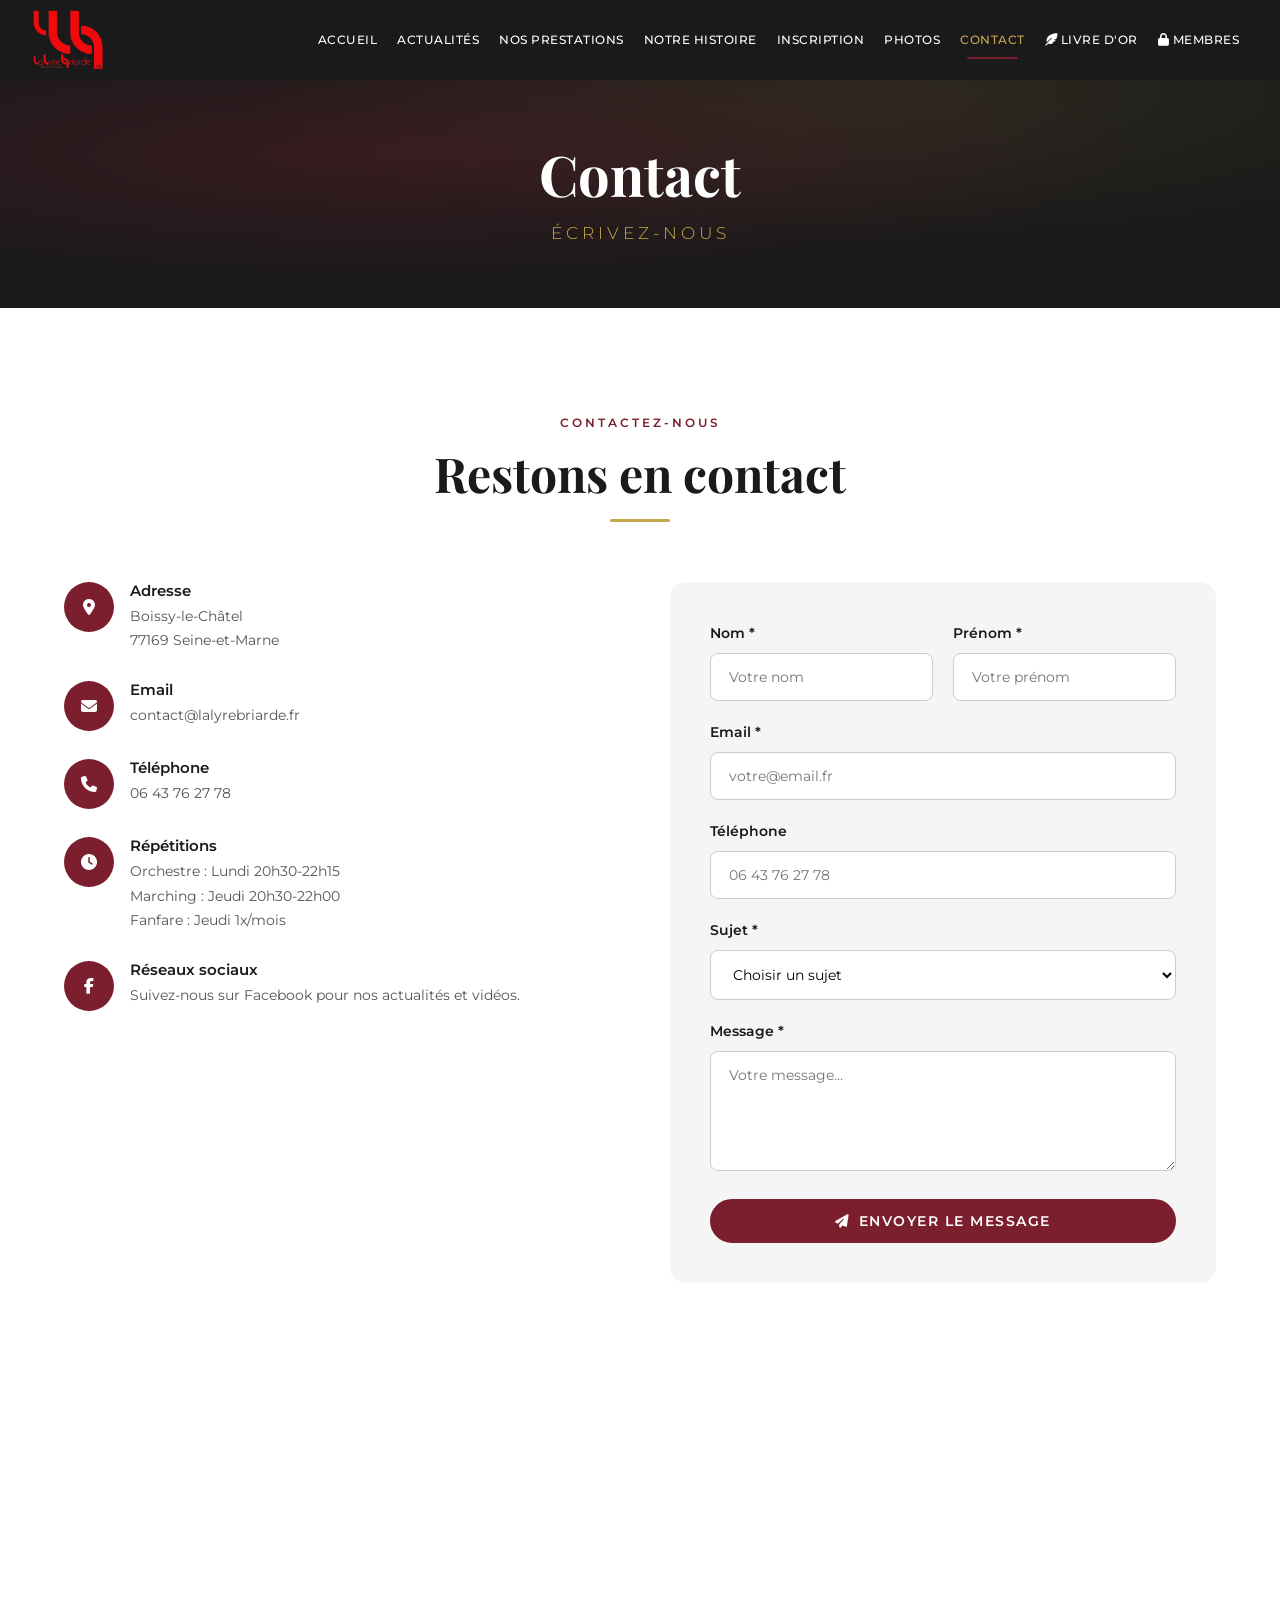
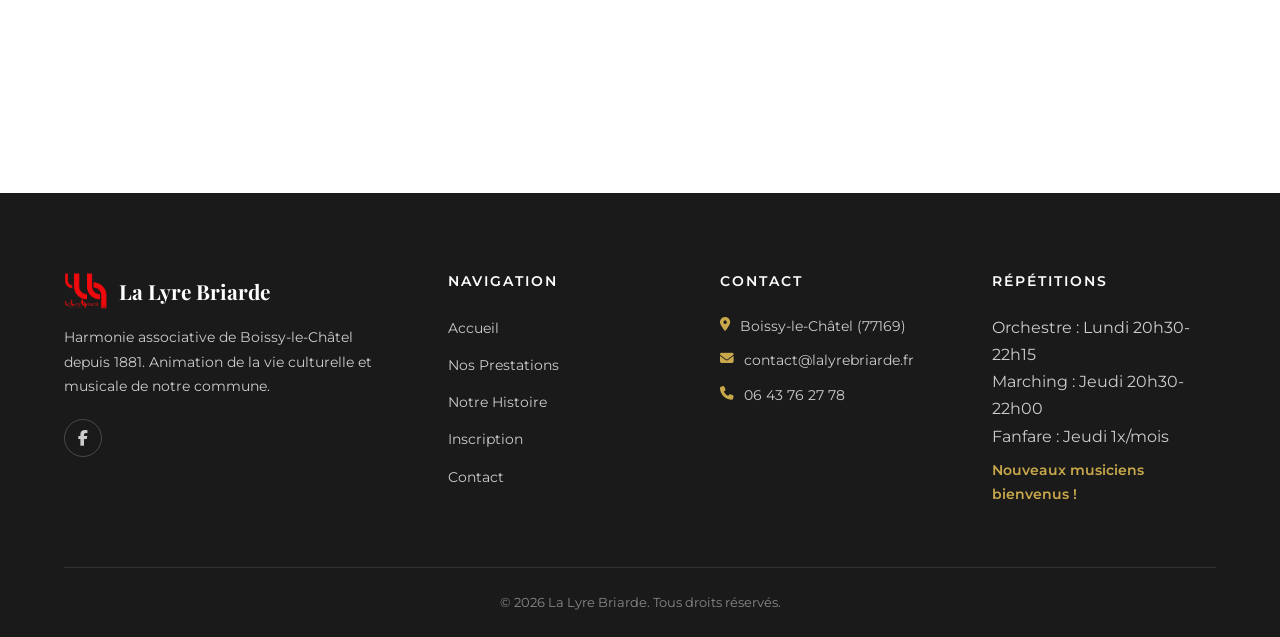
<file: contact.html>
<!DOCTYPE html>
<html lang="fr">
<head>
    <meta charset="UTF-8">
    <meta name="viewport" content="width=device-width, initial-scale=1.0">
    <title>Contact | La Lyre Briarde</title>
    <link rel="icon" type="image/png" sizes="32x32" href="favicon-32x32.png">
    <link rel="icon" type="image/png" sizes="16x16" href="favicon-16x16.png">
    <link rel="apple-touch-icon" href="apple-touch-icon.png">
    <link rel="stylesheet" href="css/style.css?v=11">
    <link rel="preconnect" href="https://fonts.googleapis.com">
    <link rel="preconnect" href="https://fonts.gstatic.com" crossorigin>
    <link href="https://fonts.googleapis.com/css2?family=Playfair+Display:wght@400;700;900&family=Montserrat:wght@300;400;500;600;700&display=swap" rel="stylesheet">
    <link rel="stylesheet" href="https://cdnjs.cloudflare.com/ajax/libs/font-awesome/6.5.1/css/all.min.css">
</head>
<body>
    <!-- Header -->
    <header class="site-header" id="header">
        <div class="header-inner">
            <a href="/" class="logo">
                <img src="images/logo.png" alt="La Lyre Briarde" class="logo-img">
            </a>
            <nav class="main-nav" id="mainNav">
                <a href="/" class="nav-link">Accueil</a>
                <a href="actualites.html" class="nav-link">Actualit&eacute;s</a>
                <a href="prestations.html" class="nav-link">Nos Prestations</a>
                <a href="histoire.html" class="nav-link">Notre Histoire</a>
                <a href="https://docs.google.com/forms/d/e/1FAIpQLScF4wkg2yJXOuZyUAzOyusxgAAwP7Nxy-uAHNmkELwe1u_eYw/viewform" class="nav-link" target="_blank" rel="noopener">Inscription</a>
                <a href="photos.html" class="nav-link">Photos</a>
                <a href="contact.html" class="nav-link active">Contact</a>
                <a href="livre-dor.html" class="nav-link"><i class="fas fa-feather-alt"></i> Livre d'Or</a>
                <a href="membres.html" class="nav-link"><i class="fas fa-lock"></i> Membres</a>
            </nav>
            <button class="hamburger" id="hamburger" aria-label="Menu">
                <span></span><span></span><span></span>
            </button>
        </div>
    </header>

    <!-- Page Header -->
    <section class="page-header">
        <h1>Contact</h1>
        <p>&Eacute;crivez-nous</p>
    </section>

    <!-- Contact -->
    <section class="section">
        <div class="container">
            <div class="section-header">
                <span class="section-tag">Contactez-nous</span>
                <h2 class="section-title">Restons en contact</h2>
                <div class="section-divider"></div>
            </div>

            <div class="contact-grid">
                <div class="contact-info">
                    <div class="contact-item">
                        <div class="contact-item-icon"><i class="fas fa-map-marker-alt"></i></div>
                        <div>
                            <h4>Adresse</h4>
                            <p>Boissy-le-Ch&acirc;tel<br>77169 Seine-et-Marne</p>
                        </div>
                    </div>
                    <div class="contact-item">
                        <div class="contact-item-icon"><i class="fas fa-envelope"></i></div>
                        <div>
                            <h4>Email</h4>
                            <p>contact@lalyrebriarde.fr</p>
                        </div>
                    </div>
                    <div class="contact-item">
                        <div class="contact-item-icon"><i class="fas fa-phone"></i></div>
                        <div>
                            <h4>T&eacute;l&eacute;phone</h4>
                            <p>06 43 76 27 78</p>
                        </div>
                    </div>
                    <div class="contact-item">
                        <div class="contact-item-icon"><i class="fas fa-clock"></i></div>
                        <div>
                            <h4>R&eacute;p&eacute;titions</h4>
                            <p>Orchestre : Lundi 20h30-22h15<br>Marching : Jeudi 20h30-22h00<br>Fanfare : Jeudi 1x/mois</p>
                        </div>
                    </div>
                    <div class="contact-item">
                        <div class="contact-item-icon"><i class="fab fa-facebook-f"></i></div>
                        <div>
                            <h4>R&eacute;seaux sociaux</h4>
                            <p>Suivez-nous sur Facebook pour nos actualit&eacute;s et vid&eacute;os.</p>
                        </div>
                    </div>
                </div>

                <form class="contact-form" id="contactForm" method="POST">
                    <input type="hidden" name="access_key" value="cf04f012-b9a6-4557-b62d-4017d762fc91">
                    <input type="hidden" name="subject" value="Nouveau message - Site La Lyre Briarde">
                    <input type="hidden" name="from_name" value="Site La Lyre Briarde">
                    <input type="checkbox" name="botcheck" style="display:none" tabindex="-1" autocomplete="off">
                    <div class="form-row">
                        <div class="form-group">
                            <label for="nom">Nom *</label>
                            <input type="text" id="nom" name="nom" required placeholder="Votre nom">
                        </div>
                        <div class="form-group">
                            <label for="prenom">Pr&eacute;nom *</label>
                            <input type="text" id="prenom" name="prenom" required placeholder="Votre pr&eacute;nom">
                        </div>
                    </div>
                    <div class="form-group">
                        <label for="email">Email *</label>
                        <input type="email" id="email" name="email" required placeholder="votre@email.fr">
                    </div>
                    <div class="form-group">
                        <label for="telephone">T&eacute;l&eacute;phone</label>
                        <input type="tel" id="telephone" name="telephone" placeholder="06 43 76 27 78">
                    </div>
                    <div class="form-group">
                        <label for="sujet">Sujet *</label>
                        <select id="sujet" name="sujet" required>
                            <option value="" disabled selected>Choisir un sujet</option>
                            <option value="inscription">&Eacute;cole de musique - Inscription</option>
                            <option value="prestation">Demande de prestation</option>
                            <option value="rejoindre">Rejoindre l'harmonie</option>
                            <option value="info">Demande d'information</option>
                            <option value="autre">Autre</option>
                        </select>
                    </div>
                    <div class="form-group">
                        <label for="message">Message *</label>
                        <textarea id="message" name="message" required placeholder="Votre message..."></textarea>
                    </div>
                    <button type="submit" class="btn btn-primary" style="width: 100%; justify-content: center;">
                        <i class="fas fa-paper-plane"></i> Envoyer le message
                    </button>
                </form>
            </div>

            <!-- Carte Google Maps -->
            <div class="map-container" style="border:none; display:block; padding:0; background:none;">
                <iframe
                    src="https://maps.google.com/maps?q=La%20Lyre%20Briarde%2C%2077169%20Boissy-le-Ch%C3%A2tel&z=16&output=embed"
                    width="100%" height="100%" style="border:0; display:block;"
                    loading="lazy" referrerpolicy="no-referrer-when-downgrade"
                    title="Localisation de La Lyre Briarde &agrave; Boissy-le-Ch&acirc;tel"
                    allowfullscreen></iframe>
            </div>
        </div>
    </section>

    <!-- Footer -->
    <footer class="site-footer">
        <div class="container">
            <div class="footer-grid">
                <div class="footer-col footer-about">
                    <div class="footer-logo"><img src="images/logo.png" alt="La Lyre Briarde" class="footer-logo-img"><span>La Lyre Briarde</span></div>
                    <p>Harmonie associative de Boissy-le-Ch&acirc;tel depuis 1881. Animation de la vie culturelle et musicale de notre commune.</p>
                    <div class="footer-socials">
                        <a href="https://www.facebook.com/lalyre.briarde.77" target="_blank" rel="noopener" aria-label="Facebook"><i class="fab fa-facebook-f"></i></a>
                    </div>
                </div>
                <div class="footer-col">
                    <h4>Navigation</h4>
                    <ul>
                        <li><a href="/">Accueil</a></li>
                        <li><a href="prestations.html">Nos Prestations</a></li>
                        <li><a href="histoire.html">Notre Histoire</a></li>
                        <li><a href="https://docs.google.com/forms/d/e/1FAIpQLScF4wkg2yJXOuZyUAzOyusxgAAwP7Nxy-uAHNmkELwe1u_eYw/viewform" target="_blank" rel="noopener">Inscription</a></li>
                        <li><a href="contact.html">Contact</a></li>
                    </ul>
                </div>
                <div class="footer-col">
                    <h4>Contact</h4>
                    <ul class="footer-contact">
                        <li><i class="fas fa-map-marker-alt"></i> Boissy-le-Ch&acirc;tel (77169)</li>
                        <li><i class="fas fa-envelope"></i> contact@lalyrebriarde.fr</li>
                        <li><i class="fas fa-phone"></i> 06 43 76 27 78</li>
                    </ul>
                </div>
                <div class="footer-col">
                    <h4>R&eacute;p&eacute;titions</h4>
                    <p>Orchestre : Lundi 20h30-22h15<br>Marching : Jeudi 20h30-22h00<br>Fanfare : Jeudi 1x/mois</p>
                    <p class="footer-highlight">Nouveaux musiciens bienvenus !</p>
                </div>
            </div>
            <div class="footer-bottom">
                <p>&copy; 2026 La Lyre Briarde. Tous droits r&eacute;serv&eacute;s.</p>
            </div>
        </div>
    </footer>
    <script src="js/main.js?v=11"></script>
</body>
</html>
</file>
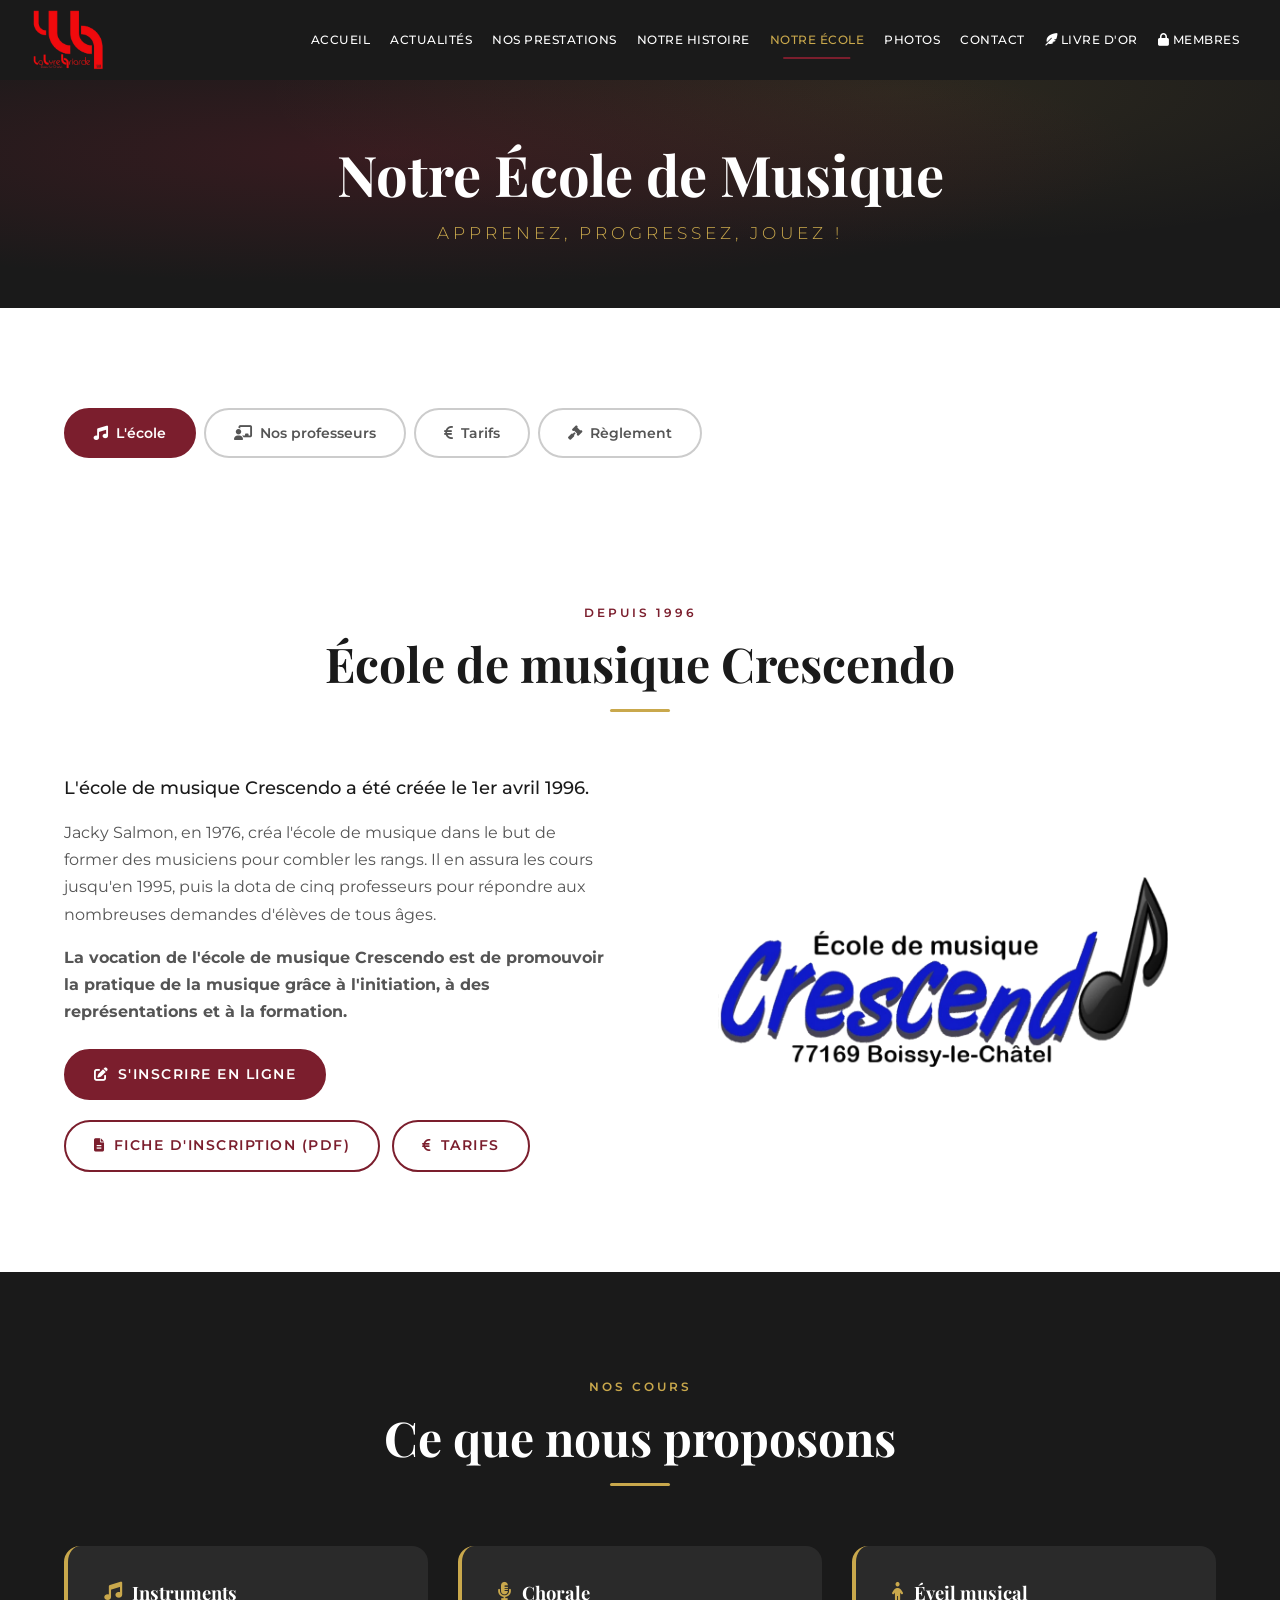
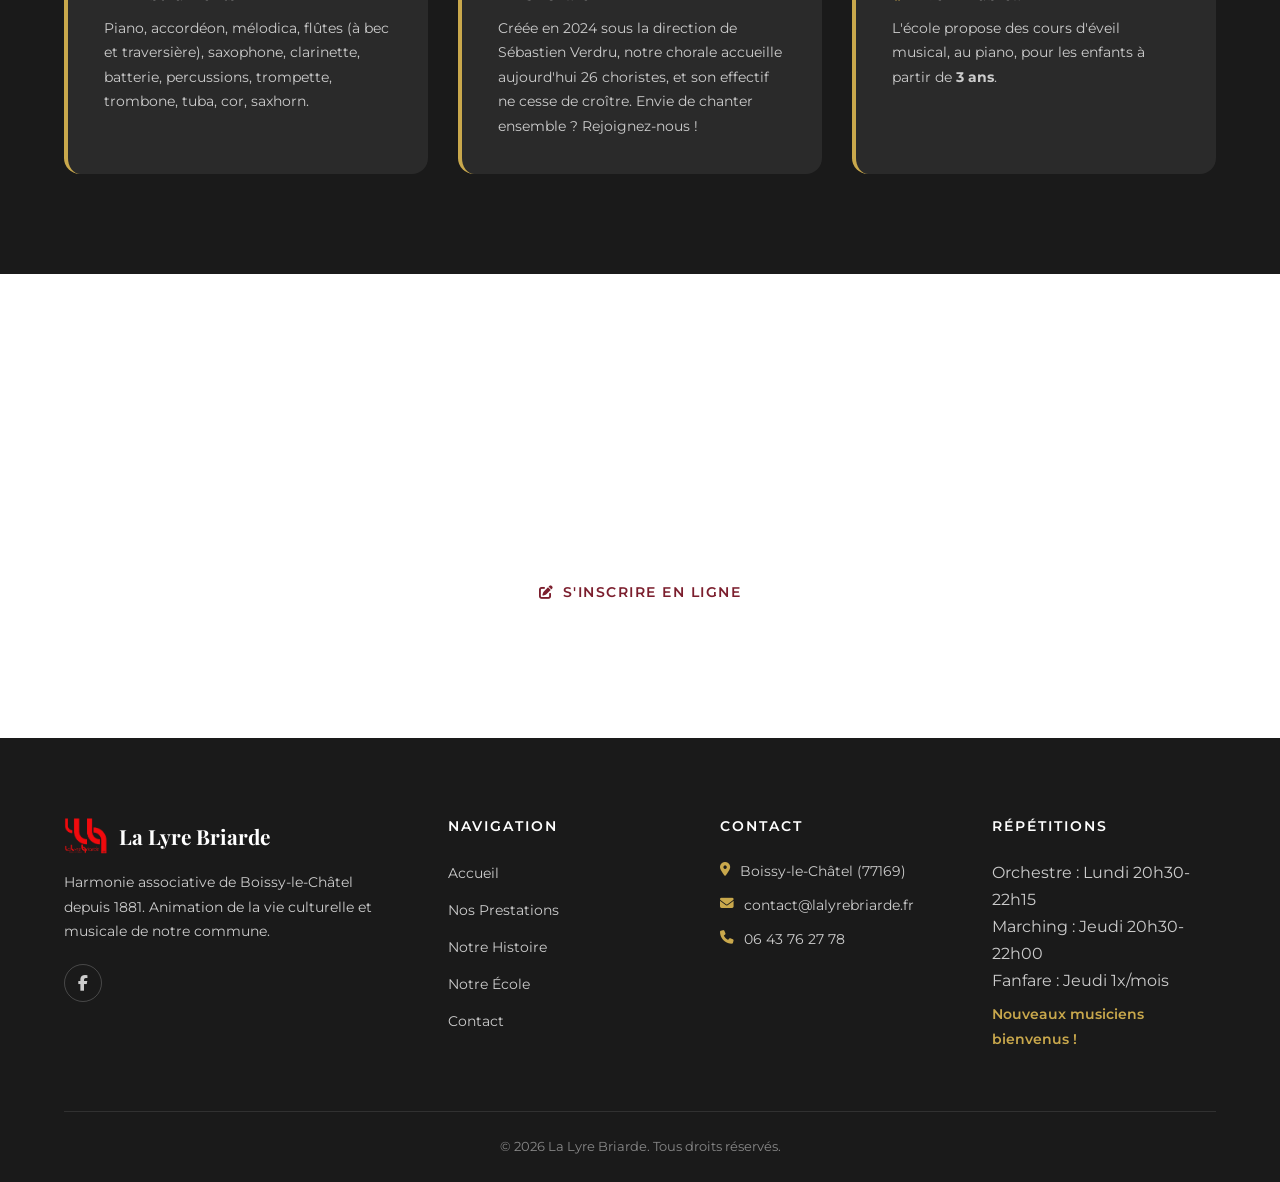
<file: ecole.html>
<!DOCTYPE html>
<html lang="fr">
<head>
    <meta charset="UTF-8">
    <meta name="viewport" content="width=device-width, initial-scale=1.0">
    <title>Notre &Eacute;cole | La Lyre Briarde</title>
    <link rel="icon" type="image/png" sizes="32x32" href="favicon-32x32.png">
    <link rel="icon" type="image/png" sizes="16x16" href="favicon-16x16.png">
    <link rel="apple-touch-icon" href="apple-touch-icon.png">
    <link rel="stylesheet" href="css/style.css?v=11">
    <link rel="preconnect" href="https://fonts.googleapis.com">
    <link rel="preconnect" href="https://fonts.gstatic.com" crossorigin>
    <link href="https://fonts.googleapis.com/css2?family=Playfair+Display:wght@400;700;900&family=Montserrat:wght@300;400;500;600;700&display=swap" rel="stylesheet">
    <link rel="stylesheet" href="https://cdnjs.cloudflare.com/ajax/libs/font-awesome/6.5.1/css/all.min.css">
</head>
<body>
    <!-- Header -->
    <header class="site-header" id="header">
        <div class="header-inner">
            <a href="/" class="logo">
                <img src="images/logo.png" alt="La Lyre Briarde" class="logo-img">
            </a>
            <nav class="main-nav" id="mainNav">
                <a href="/" class="nav-link">Accueil</a>
                <a href="actualites.html" class="nav-link">Actualit&eacute;s</a>
                <a href="prestations.html" class="nav-link">Nos Prestations</a>
                <a href="histoire.html" class="nav-link">Notre Histoire</a>
                <a href="ecole.html" class="nav-link active">Notre &Eacute;cole</a>
                <a href="photos.html" class="nav-link">Photos</a>
                <a href="contact.html" class="nav-link">Contact</a>
                <a href="livre-dor.html" class="nav-link"><i class="fas fa-feather-alt"></i> Livre d'Or</a>
                <a href="membres.html" class="nav-link"><i class="fas fa-lock"></i> Membres</a>
            </nav>
            <button class="hamburger" id="hamburger" aria-label="Menu">
                <span></span><span></span><span></span>
            </button>
        </div>
    </header>

    <!-- Page Header -->
    <section class="page-header">
        <h1>Notre &Eacute;cole de Musique</h1>
        <p>Apprenez, progressez, jouez !</p>
    </section>

    <!-- Onglets école -->
    <section class="section" style="padding-bottom: 0;">
        <div class="container">
            <div class="formations-tabs">
                <button class="formation-tab active" data-tab="ecole-info"><i class="fas fa-music"></i> L'&eacute;cole</button>
                <button class="formation-tab" data-tab="ecole-profs"><i class="fas fa-chalkboard-teacher"></i> Nos professeurs</button>
                <button class="formation-tab" data-tab="ecole-tarifs"><i class="fas fa-euro-sign"></i> Tarifs</button>
                <button class="formation-tab" data-tab="ecole-reglement"><i class="fas fa-gavel"></i> R&egrave;glement</button>
            </div>
        </div>
    </section>

    <!-- === TAB L'ÉCOLE === -->
    <div class="formation-content active" id="tab-ecole-info">

    <!-- Intro -->
    <section class="section">
        <div class="container">
            <div class="section-header">
                <span class="section-tag">Depuis 1996</span>
                <h2 class="section-title">&Eacute;cole de musique Crescendo</h2>
                <div class="section-divider"></div>
            </div>
            <div class="about-grid">
                <div class="about-text">
                    <p class="lead">L'&eacute;cole de musique Crescendo a &eacute;t&eacute; cr&eacute;&eacute;e le 1er avril 1996.</p>
                    <p>Jacky Salmon, en 1976, cr&eacute;a l'&eacute;cole de musique dans le but de former des musiciens pour combler les rangs. Il en assura les cours jusqu'en 1995, puis la dota de cinq professeurs pour r&eacute;pondre aux nombreuses demandes d'&eacute;l&egrave;ves de tous &acirc;ges.</p>
                    <p><strong>La vocation de l'&eacute;cole de musique Crescendo est de promouvoir la pratique de la musique gr&acirc;ce &agrave; l'initiation, &agrave; des repr&eacute;sentations et &agrave; la formation.</strong></p>
                    <div style="display: flex; gap: 12px; flex-wrap: wrap; margin-top: 16px;">
                        <a href="https://docs.google.com/forms/d/e/1FAIpQLScF4wkg2yJXOuZyUAzOyusxgAAwP7Nxy-uAHNmkELwe1u_eYw/viewform" target="_blank" rel="noopener" class="btn btn-primary"><i class="fas fa-pen-to-square"></i> S'inscrire en ligne</a>
                        <a href="documents/fiche-inscription-2026-2027.pdf" target="_blank" class="btn btn-outline"><i class="fas fa-file-alt"></i> Fiche d'inscription (PDF)</a>
                        <a href="documents/tarifs-2026-2027.pdf" target="_blank" class="btn btn-outline"><i class="fas fa-euro-sign"></i> Tarifs</a>
                    </div>
                </div>
                <div class="about-image">
                    <img src="images/logo-ecole.png" alt="&Eacute;cole de musique Crescendo" class="ecole-logo-img">
                </div>
            </div>
        </div>
    </section>

    <!-- Ce que nous proposons -->
    <section class="section" style="background: var(--dark); color: var(--white);">
        <div class="container">
            <div class="section-header">
                <span class="section-tag" style="color: var(--gold);">Nos cours</span>
                <h2 class="section-title" style="color: var(--white);">Ce que nous proposons</h2>
                <div class="section-divider"></div>
            </div>
            <div class="info-boxes" style="grid-template-columns: repeat(3, 1fr);">
                <div class="info-box" style="background: var(--dark-lighter); border-left-color: var(--gold);">
                    <h3 style="color: var(--white);"><i class="fas fa-music" style="color: var(--gold);"></i> Instruments</h3>
                    <p style="color: var(--gray-300);">Piano, accord&eacute;on, m&eacute;lodica, fl&ucirc;tes (&agrave; bec et traversi&egrave;re), saxophone, clarinette, batterie, percussions, trompette, trombone, tuba, cor, saxhorn.</p>
                </div>
                <div class="info-box" style="background: var(--dark-lighter); border-left-color: var(--gold);">
                    <h3 style="color: var(--white);"><i class="fas fa-microphone-alt" style="color: var(--gold);"></i> Chorale</h3>
                    <p style="color: var(--gray-300);">Cr&eacute;&eacute;e en 2024 sous la direction de S&eacute;bastien Verdru, notre chorale accueille aujourd'hui 26 choristes, et son effectif ne cesse de cro&icirc;tre. Envie de chanter ensemble ? Rejoignez-nous !</p>
                </div>
                <div class="info-box" style="background: var(--dark-lighter); border-left-color: var(--gold);">
                    <h3 style="color: var(--white);"><i class="fas fa-child" style="color: var(--gold);"></i> &Eacute;veil musical</h3>
                    <p style="color: var(--gray-300);">L'&eacute;cole propose des cours d'&eacute;veil musical, au piano, pour les enfants &agrave; partir de <strong>3 ans</strong>.</p>
                </div>
            </div>
        </div>
    </section>

    </div><!-- fin tab école -->

    <!-- === TAB NOS PROFESSEURS === -->
    <div class="formation-content" id="tab-ecole-profs">
    <section class="section">
        <div class="container">
            <div class="section-header">
                <span class="section-tag">L'&eacute;quipe p&eacute;dagogique</span>
                <h2 class="section-title">Nos professeurs</h2>
                <div class="section-divider"></div>
            </div>
            <div class="profs-grid">
                <div class="prof-card">
                    <div class="prof-photo"><img src="images/profs/ricardo-afonso.jpg" alt="Ricardo AFONSO" loading="lazy"></div>
                    <h4>Ricardo AFONSO</h4>
                    <span class="prof-role">Directeur Musical</span>
                    <p>Professeur : Saxophone &mdash; Clarinette</p>
                </div>
                <div class="prof-card">
                    <div class="prof-photo"><img src="images/profs/martin-cotton.jpg" alt="Martin COTTON" loading="lazy"></div>
                    <h4>Martin COTTON</h4>
                    <span class="prof-role">Directeur musical adjoint</span>
                    <p>Professeur : Cuivres</p>
                </div>
                <div class="prof-card">
                    <div class="prof-photo"><img src="images/profs/catherine-charpignon.jpg" alt="Catherine CHARPIGNON" loading="lazy"></div>
                    <h4>Catherine CHARPIGNON</h4>
                    <span class="prof-role">Directrice de l'&Eacute;cole de Musique</span>
                    <p>Professeur : Solf&egrave;ge &mdash; Piano &mdash; Accord&eacute;on</p>
                </div>
                <div class="prof-card">
                    <div class="prof-photo"><img src="images/profs/anthony-afonso.jpg" alt="Anthony AFONSO" loading="lazy"></div>
                    <h4>Anthony AFONSO</h4>
                    <span class="prof-role">Professeur</span>
                    <p>Batterie &mdash; Percussions</p>
                </div>
            </div>
        </div>
    </section>
    </div><!-- fin tab profs -->

    <!-- === TAB TARIFS === -->
    <div class="formation-content" id="tab-ecole-tarifs">

    <!-- Tarifs -->
    <section class="section" id="tarifs">
        <div class="container">
            <div class="section-header">
                <span class="section-tag">Saison 2026/2027</span>
                <h2 class="section-title">Tarifs</h2>
                <div class="section-divider"></div>
            </div>

            <!-- Instruments -->
            <div class="members-section">
                <h3><i class="fas fa-trumpet"></i> Instruments</h3>
                <div class="members-table-wrapper">
                    <table class="members-table">
                        <thead>
                            <tr>
                                <th>Dur&eacute;e du cours</th>
                                <th>Annuel</th>
                                <th>Trimestriel</th>
                                <th>Mensuel / 10 mois</th>
                                <th>Mensuel / 12 mois</th>
                            </tr>
                        </thead>
                        <tbody>
                            <tr>
                                <td>20 minutes</td>
                                <td><strong>530,50 &euro;</strong></td>
                                <td>176,84 &euro;</td>
                                <td>53,05 &euro;</td>
                                <td>44,21 &euro;</td>
                            </tr>
                            <tr>
                                <td>30 minutes</td>
                                <td><strong>726,80 &euro;</strong></td>
                                <td>242,27 &euro;</td>
                                <td>72,68 &euro;</td>
                                <td>60,57 &euro;</td>
                            </tr>
                            <tr>
                                <td>45 minutes</td>
                                <td><strong>923,00 &euro;</strong></td>
                                <td>307,37 &euro;</td>
                                <td>92,30 &euro;</td>
                                <td>76,92 &euro;</td>
                            </tr>
                        </tbody>
                    </table>
                </div>
            </div>

            <!-- Solfège -->
            <div class="members-section">
                <h3><i class="fas fa-book-open"></i> Solf&egrave;ge</h3>
                <div class="members-table-wrapper">
                    <table class="members-table">
                        <thead>
                            <tr>
                                <th>Dur&eacute;e du cours</th>
                                <th>Annuel</th>
                                <th>Trimestriel</th>
                                <th>Mensuel / 10 mois</th>
                                <th>Mensuel / 12 mois</th>
                            </tr>
                        </thead>
                        <tbody>
                            <tr>
                                <td>45 minutes</td>
                                <td><strong>260,00 &euro;</strong></td>
                                <td>86,67 &euro;</td>
                                <td>26,00 &euro;</td>
                                <td>21,67 &euro;</td>
                            </tr>
                        </tbody>
                    </table>
                </div>
            </div>

            <!-- Ensemble Vocal -->
            <div class="members-section">
                <h3><i class="fas fa-microphone-alt"></i> Ensemble Vocal</h3>
                <div class="members-table-wrapper">
                    <table class="members-table">
                        <thead>
                            <tr>
                                <th>Dur&eacute;e du cours</th>
                                <th>Annuel</th>
                                <th>Trimestriel</th>
                                <th>Mensuel / 10 mois</th>
                                <th>Mensuel / 12 mois</th>
                            </tr>
                        </thead>
                        <tbody>
                            <tr>
                                <td>1 heure 30</td>
                                <td><strong>170,00 &euro;</strong></td>
                                <td>56,67 &euro;</td>
                                <td>17,00 &euro;</td>
                                <td>14,17 &euro;</td>
                            </tr>
                        </tbody>
                    </table>
                </div>
            </div>

            <!-- Cotisation -->
            <div class="members-section">
                <h3><i class="fas fa-hand-holding-heart"></i> Cotisation annuelle</h3>
                <div class="info-boxes">
                    <div class="info-box">
                        <ul>
                            <li><strong>40,00 &euro;</strong> &mdash; &eacute;l&egrave;ve <em>ou</em> musicien (une seule activit&eacute;)</li>
                            <li><strong>30,00 &euro;</strong> &mdash; deux activit&eacute;s : 2 orchestres, <em>ou</em> 1 orchestre + la chorale, <em>ou</em> &eacute;l&egrave;ve + 1 orchestre</li>
                            <li><strong>20,00 &euro;</strong> &mdash; trois activit&eacute;s ou plus : &eacute;l&egrave;ve ou musicien + 2 ou 3 orchestres et/ou la chorale</li>
                        </ul>
                    </div>
                    <div class="info-box">
                        <h3><i class="fas fa-download"></i> Inscription &amp; documents</h3>
                        <p style="margin-bottom: 12px;">Inscrivez-vous directement en ligne, ou t&eacute;l&eacute;chargez les documents :</p>
                        <a href="https://docs.google.com/forms/d/e/1FAIpQLScF4wkg2yJXOuZyUAzOyusxgAAwP7Nxy-uAHNmkELwe1u_eYw/viewform" target="_blank" rel="noopener" class="btn btn-primary" style="margin-bottom: 8px;"><i class="fas fa-pen-to-square"></i> S'inscrire en ligne</a><br>
                        <a href="documents/fiche-inscription-2026-2027.pdf" target="_blank" class="btn btn-outline" style="margin-bottom: 8px;"><i class="fas fa-file-alt"></i> Fiche d'inscription (PDF)</a><br>
                        <a href="documents/tarifs-2026-2027.pdf" target="_blank" class="btn btn-outline"><i class="fas fa-file-pdf"></i> Tarifs PDF</a>
                    </div>
                </div>
            </div>
        </div>
    </section>

    </div><!-- fin tab tarifs -->

    <!-- === TAB RÈGLEMENT === -->
    <div class="formation-content" id="tab-ecole-reglement">
    <section class="section">
        <div class="container">
            <div class="section-header">
                <span class="section-tag">&Eacute;cole de musique Crescendo</span>
                <h2 class="section-title">R&egrave;glement int&eacute;rieur</h2>
                <div class="section-divider"></div>
            </div>

            <div class="reglement-articles">
                <div class="reglement-article">
                    <h3>Article 1<sup>er</sup> &mdash; Cotisations</h3>
                    <p>La formation musicale (solf&egrave;ge) &eacute;tant consid&eacute;r&eacute;e obligatoire, le total des cotisations solf&egrave;ge et instrument est d&ucirc; par chaque &eacute;l&egrave;ve &eacute;tudiant un instrument.</p>
                    <p>Toutefois, un &eacute;l&egrave;ve pratiquant solf&egrave;ge et instrument sur deux cycles diff&eacute;rents se verra appliquer la tarification du cycle instrument.</p>
                    <p><strong>Aucun &eacute;l&egrave;ve ne peut &ecirc;tre dispens&eacute; du paiement des cotisations sous pr&eacute;texte qu'il a manqu&eacute; des cours.</strong></p>
                    <p>La d&eacute;mission d'un &eacute;l&egrave;ve n'entra&icirc;ne pas le remboursement de son adh&eacute;sion annuelle.</p>
                </div>

                <div class="reglement-article">
                    <h3>Article 2 &mdash; R&egrave;glement des cours</h3>
                    <p>Le r&egrave;glement des cours de l'&eacute;l&egrave;ve &agrave; l'&eacute;cole de musique est &agrave; effectuer dans son int&eacute;gralit&eacute; le jour de l'inscription pour que celle-ci soit valid&eacute;e. Il est &agrave; la convenance du souscripteur en 10 ou 12 fois, par virements ou par ch&egrave;ques. Les dates de d&eacute;bits des ch&egrave;ques peuvent &ecirc;tre le 5 ou le 25 de chaque mois.</p>
                    <p>Les droits d'adh&eacute;sion font l'objet d'un seul r&egrave;glement non fractionn&eacute;.</p>
                    <p>Tout &eacute;l&egrave;ve d&eacute;sirant quitter l'&eacute;cole de musique de son propre fait en cours d'ann&eacute;e ne pourra pr&eacute;tendre &agrave; un remboursement, sauf cas grave, longue maladie ou mutation.</p>
                </div>

                <div class="reglement-article">
                    <h3>Article 3 &mdash; P&eacute;riode d'essai</h3>
                    <p>Il est accept&eacute; une p&eacute;riode d'essai de deux mois &agrave; la date d'inscription. L'engagement pour le restant de l'ann&eacute;e est concr&eacute;tis&eacute; par l'acquittement du solde restant d&ucirc;.</p>
                </div>

                <div class="reglement-article">
                    <h3>Article 4 &mdash; Assiduit&eacute;</h3>
                    <p>Les &eacute;l&egrave;ves sont tenus d'assister r&eacute;guli&egrave;rement aux cours auxquels ils sont inscrits. En cas d'absence, m&ecirc;me de derni&egrave;re minute, l'&eacute;l&egrave;ve devra pr&eacute;venir son professeur et envoyer un mail &agrave; <strong>contact@lalyrebriarde.fr</strong>. Dans ce cas, le professeur n'est pas tenu de remplacer le cours.</p>
                    <p>Les cours collectifs ne peuvent &ecirc;tre remplac&eacute;s sauf sur proposition du professeur.</p>
                    <p><strong>Les cours ne sont pas publics.</strong></p>
                </div>

                <div class="reglement-article">
                    <h3>Article 5 &mdash; Pratique collective</h3>
                    <p>La pratique collective, int&eacute;gr&eacute;e dans la formation globale de chaque &eacute;l&egrave;ve inscrit, est fortement conseill&eacute;e.</p>
                </div>

                <div class="reglement-article">
                    <h3>Article 6 &mdash; Conduite</h3>
                    <p>Chaque &eacute;l&egrave;ve devra, au sein de l'&eacute;cole de musique, t&eacute;moigner d'une conduite parfaite, effectuer ses d&eacute;placements ainsi que ses moments d'attente dans le silence afin de ne pas g&ecirc;ner le d&eacute;roulement des cours.</p>
                    <p><strong>Tout &eacute;cart de conduite pourra entra&icirc;ner le renvoi de l'&eacute;cole.</strong></p>
                </div>

                <div class="reglement-article">
                    <h3>Article 7 &mdash; D&eacute;gradations</h3>
                    <p>Toutes d&eacute;gradations effectu&eacute;es par un &eacute;l&egrave;ve sur le mat&eacute;riel ou les locaux de l'&eacute;cole de musique entra&icirc;neront des sanctions envers cet &eacute;l&egrave;ve ; les responsables l&eacute;gaux devront s'acquitter des frais occasionn&eacute;s &agrave; la hauteur du pr&eacute;judice.</p>
                </div>

                <div class="reglement-article">
                    <h3>Article 8 &mdash; Responsables l&eacute;gaux</h3>
                    <p>Les responsables l&eacute;gaux sont tenus d'amener leurs enfants &agrave; l'heure pr&eacute;vue pour leurs cours et de les reprendre &agrave; l'issue de ceux-ci.</p>
                </div>

                <div class="reglement-article">
                    <h3>Article 9 &mdash; Responsabilit&eacute;</h3>
                    <p>L'association n'est pas responsable des enfants en dehors de leurs heures de cours et de ses locaux.</p>
                </div>

                <div class="reglement-article">
                    <h3>Article 10 &mdash; Musique d'ensemble</h3>
                    <p>La pratique de la musique d'ensemble &agrave; la Lyre Briarde est une activit&eacute; compl&eacute;mentaire et n&eacute;cessaire pour tout &eacute;l&egrave;ve de l'&eacute;cole de musique. <strong>L'objectif de l'&eacute;cole &eacute;tant d'assurer l'avenir de l'association</strong>, il serait souhaitable que les &eacute;l&egrave;ves d'un niveau d'instrument suffisant et sur d&eacute;cision des responsables, en concertation avec les professeurs, participent aux ensembles musicaux de l'association (r&eacute;p&eacute;titions, concerts et autres).</p>
                </div>

                <div class="reglement-article">
                    <h3>Article 11 &mdash; Enseignement</h3>
                    <p>Chaque professeur devra assurer ses cours (au nombre de 34 cours par ann&eacute;e) dans le cadre du programme &eacute;tabli en d&eacute;but d'ann&eacute;e scolaire et modulable, s'il y a lieu, en cours d'ann&eacute;e selon les besoins du professeur ou de l'association.</p>
                    <p>En cas d'absence du professeur, le cours sera remplac&eacute; par celui-ci &agrave; une date ult&eacute;rieure ou par visioconf&eacute;rence.</p>
                </div>

                <div class="reglement-article">
                    <h3>Article 12 &mdash; Examens et progression</h3>
                    <p>Le niveau musical de chaque &eacute;l&egrave;ve sera &eacute;valu&eacute;, en fin d'ann&eacute;e, par un examen annuel. Des appr&eacute;ciations seront d&eacute;cern&eacute;es selon les r&eacute;sultats. Un &eacute;l&egrave;ve ne pourra passer deux niveaux conjoints d'examens, qu'&agrave; la condition d'avoir &eacute;t&eacute; re&ccedil;u dans le niveau le plus faible.</p>
                </div>
            </div>

            <p style="text-align: center; margin-top: 40px; font-style: italic; color: var(--gray-700);">
                <em>Je reconnais avoir re&ccedil;u et pris connaissance du r&egrave;glement int&eacute;rieur de l'&Eacute;cole de musique de la Lyre Briarde et m'engage &agrave; le respecter et l'appliquer sous toutes ses formes.</em>
            </p>
            <p style="text-align: right; margin-top: 8px; color: var(--gray-500); font-size: 0.85rem;">Vu le Conseil d'administration</p>
        </div>
    </section>
    </div><!-- fin tab règlement -->

    <!-- CTA -->
    <section class="section section-join">
        <div class="join-overlay"></div>
        <div class="container">
            <div class="join-content">
                <h2>Envie de commencer ?</h2>
                <p>Les inscriptions sont ouvertes toute l'ann&eacute;e. Venez essayer gratuitement un cours avant de vous engager !</p>
                <a href="https://docs.google.com/forms/d/e/1FAIpQLScF4wkg2yJXOuZyUAzOyusxgAAwP7Nxy-uAHNmkELwe1u_eYw/viewform" target="_blank" rel="noopener" class="btn btn-white"><i class="fas fa-pen-to-square"></i> S'inscrire en ligne</a>
            </div>
        </div>
    </section>

    <!-- Footer -->
    <footer class="site-footer">
        <div class="container">
            <div class="footer-grid">
                <div class="footer-col footer-about">
                    <div class="footer-logo"><img src="images/logo.png" alt="La Lyre Briarde" class="footer-logo-img"><span>La Lyre Briarde</span></div>
                    <p>Harmonie associative de Boissy-le-Ch&acirc;tel depuis 1881. Animation de la vie culturelle et musicale de notre commune.</p>
                    <div class="footer-socials">
                        <a href="https://www.facebook.com/lalyre.briarde.77" target="_blank" rel="noopener" aria-label="Facebook"><i class="fab fa-facebook-f"></i></a>
                    </div>
                </div>
                <div class="footer-col">
                    <h4>Navigation</h4>
                    <ul>
                        <li><a href="/">Accueil</a></li>
                        <li><a href="prestations.html">Nos Prestations</a></li>
                        <li><a href="histoire.html">Notre Histoire</a></li>
                        <li><a href="ecole.html">Notre &Eacute;cole</a></li>
                        <li><a href="contact.html">Contact</a></li>
                    </ul>
                </div>
                <div class="footer-col">
                    <h4>Contact</h4>
                    <ul class="footer-contact">
                        <li><i class="fas fa-map-marker-alt"></i> Boissy-le-Ch&acirc;tel (77169)</li>
                        <li><i class="fas fa-envelope"></i> contact@lalyrebriarde.fr</li>
                        <li><i class="fas fa-phone"></i> 06 43 76 27 78</li>
                    </ul>
                </div>
                <div class="footer-col">
                    <h4>R&eacute;p&eacute;titions</h4>
                    <p>Orchestre : Lundi 20h30-22h15<br>Marching : Jeudi 20h30-22h00<br>Fanfare : Jeudi 1x/mois</p>
                    <p class="footer-highlight">Nouveaux musiciens bienvenus !</p>
                </div>
            </div>
            <div class="footer-bottom">
                <p>&copy; 2026 La Lyre Briarde. Tous droits r&eacute;serv&eacute;s.</p>
            </div>
        </div>
    </footer>
    <script src="js/main.js?v=11"></script>
    <script>
        // Fix: onglets école
        document.querySelectorAll('.formation-tab').forEach(tab => {
            tab.addEventListener('click', () => {
                document.querySelectorAll('.formation-tab').forEach(t => t.classList.remove('active'));
                document.querySelectorAll('.formation-content').forEach(c => {
                    c.classList.remove('active');
                    c.style.display = 'none';
                });
                tab.classList.add('active');
                const target = document.getElementById('tab-' + tab.dataset.tab);
                if (target) {
                    target.classList.add('active');
                    target.style.display = 'block';
                }
            });
        });
        // Init: hide non-active tabs
        document.querySelectorAll('.formation-content:not(.active)').forEach(c => {
            c.style.display = 'none';
        });
    </script>
</body>
</html>
</file>
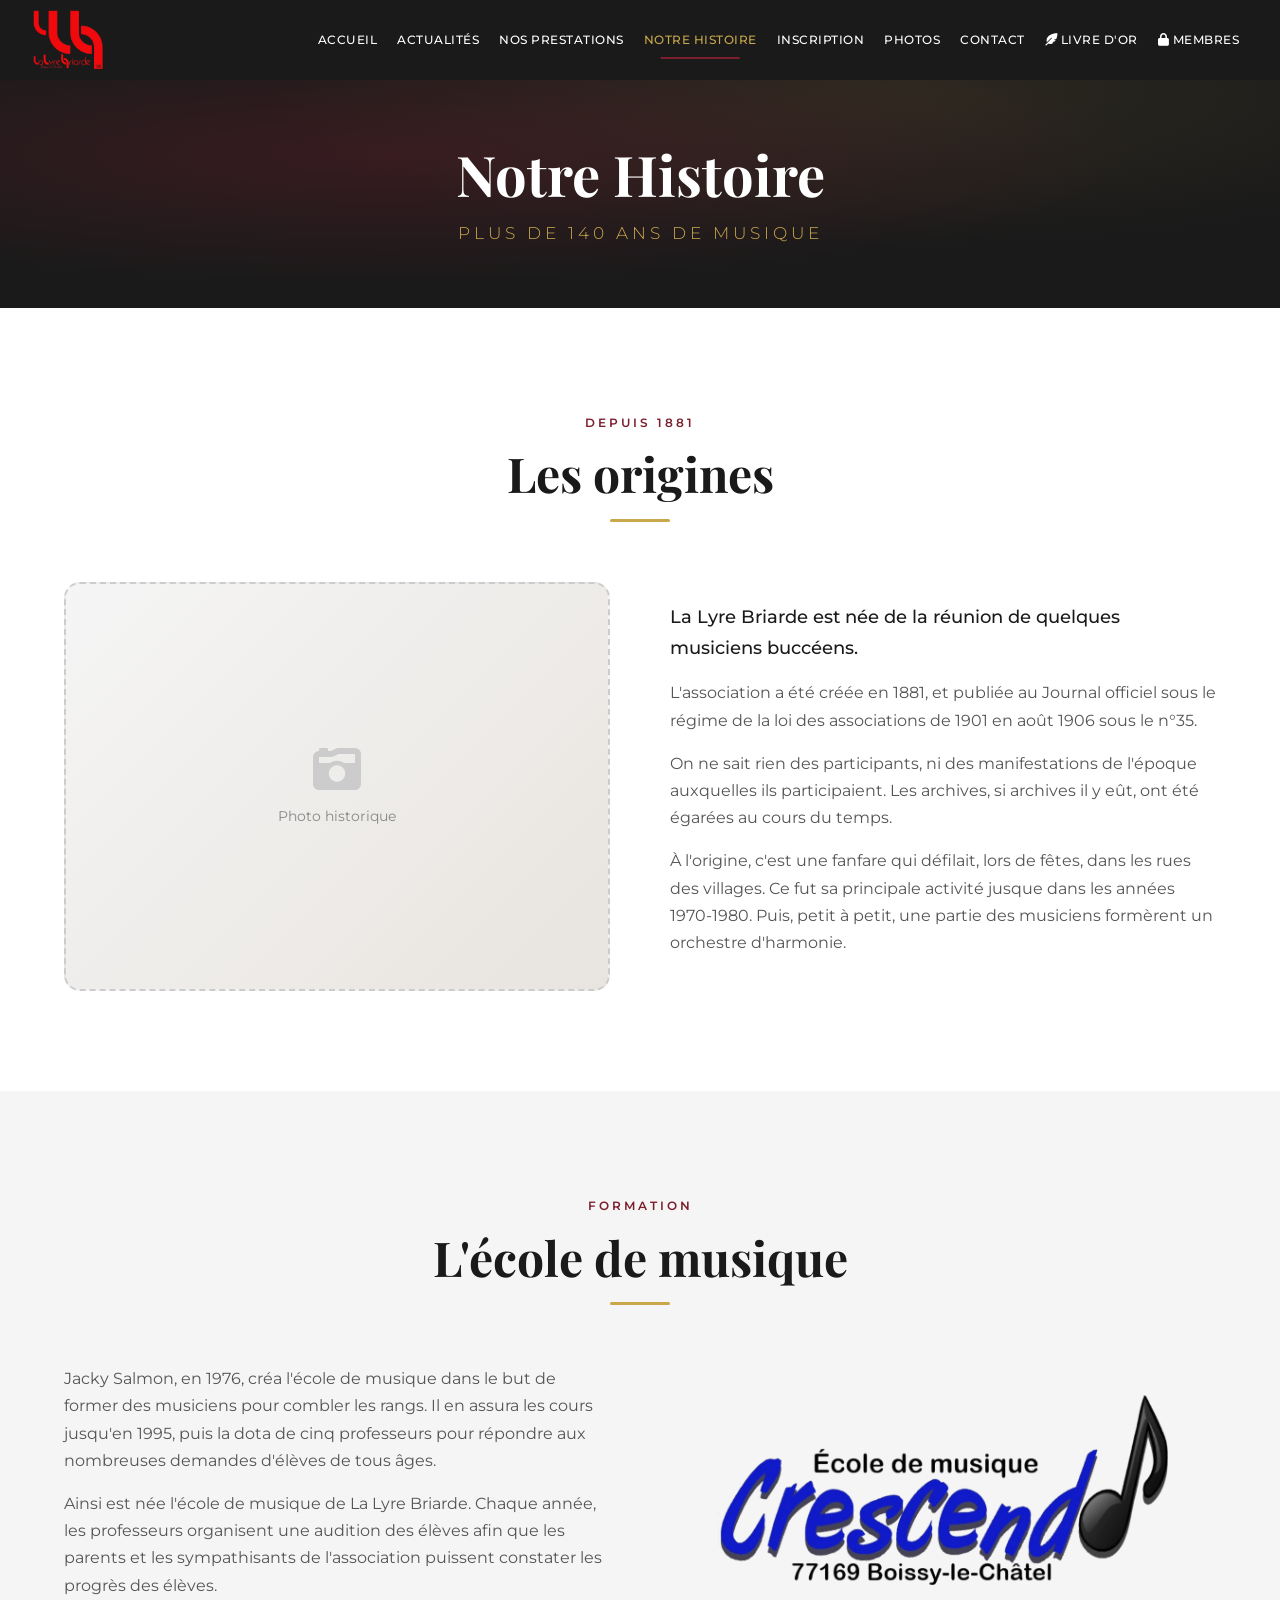
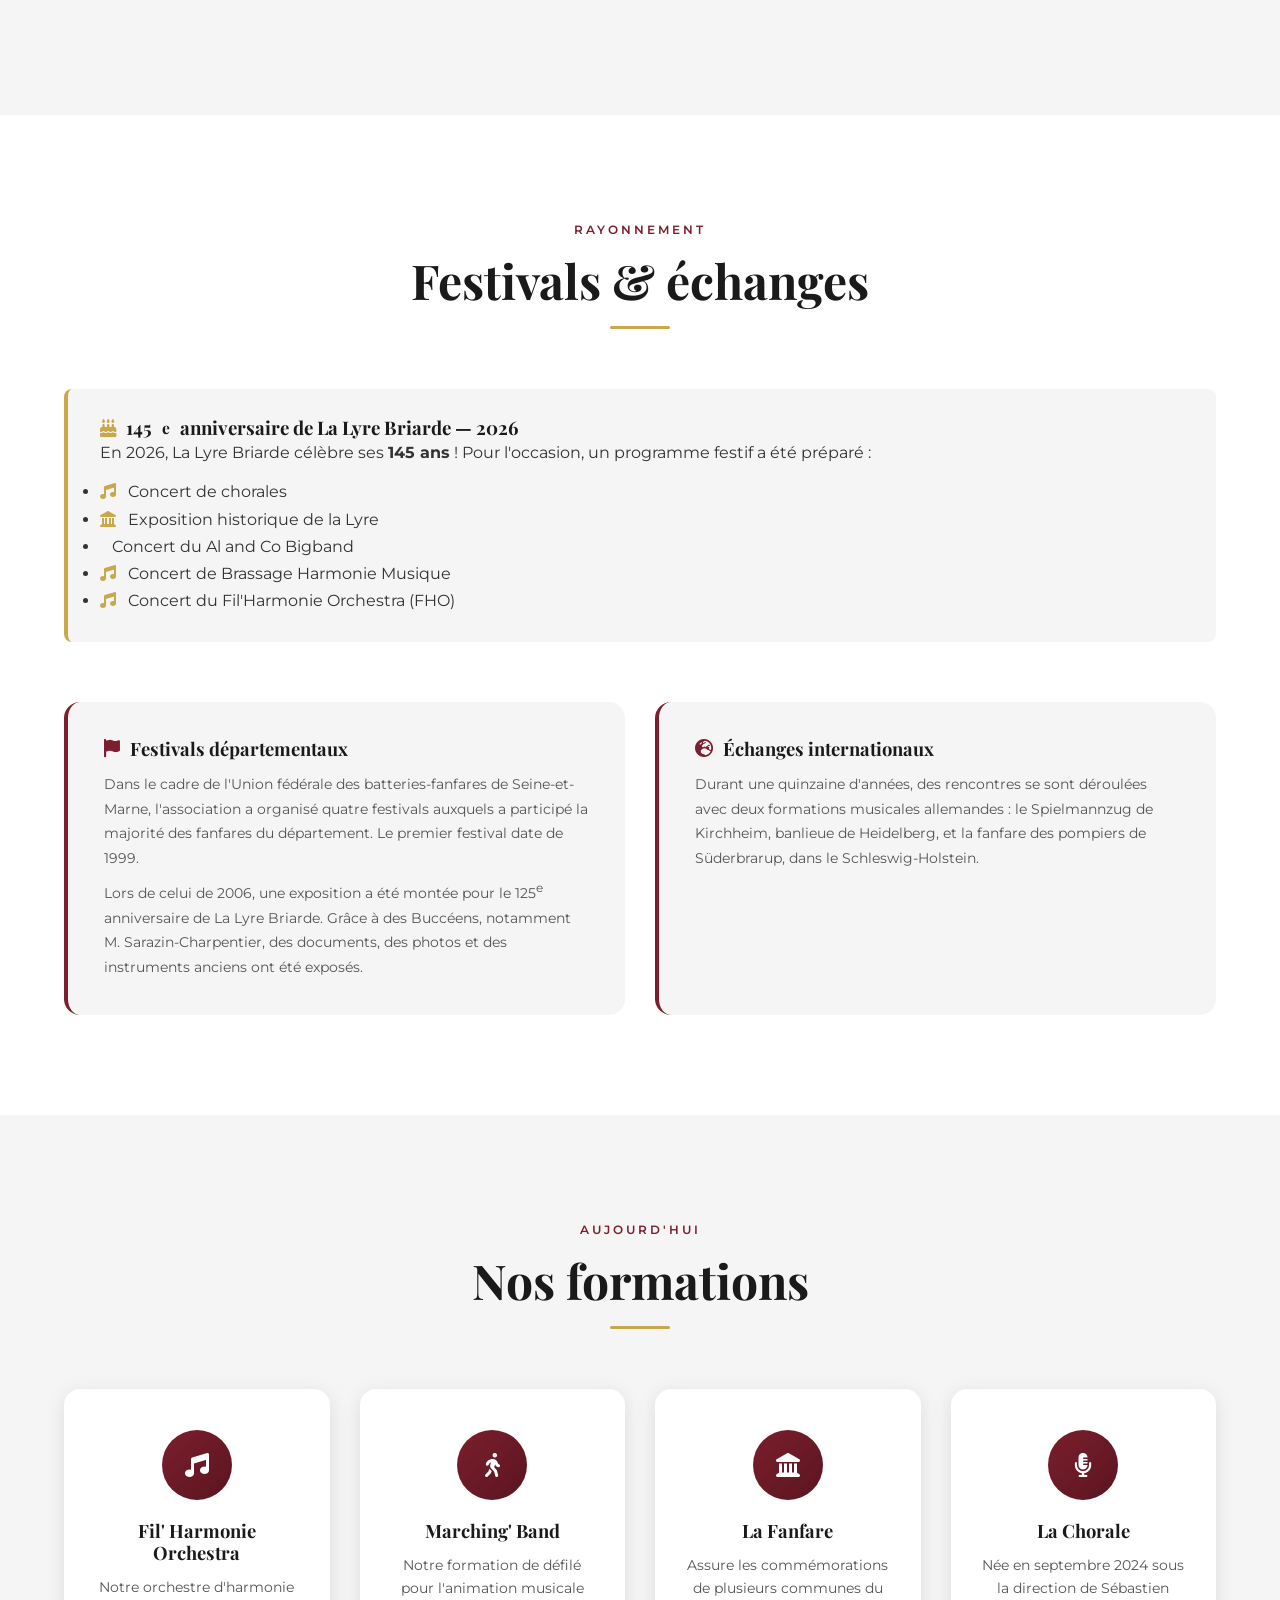
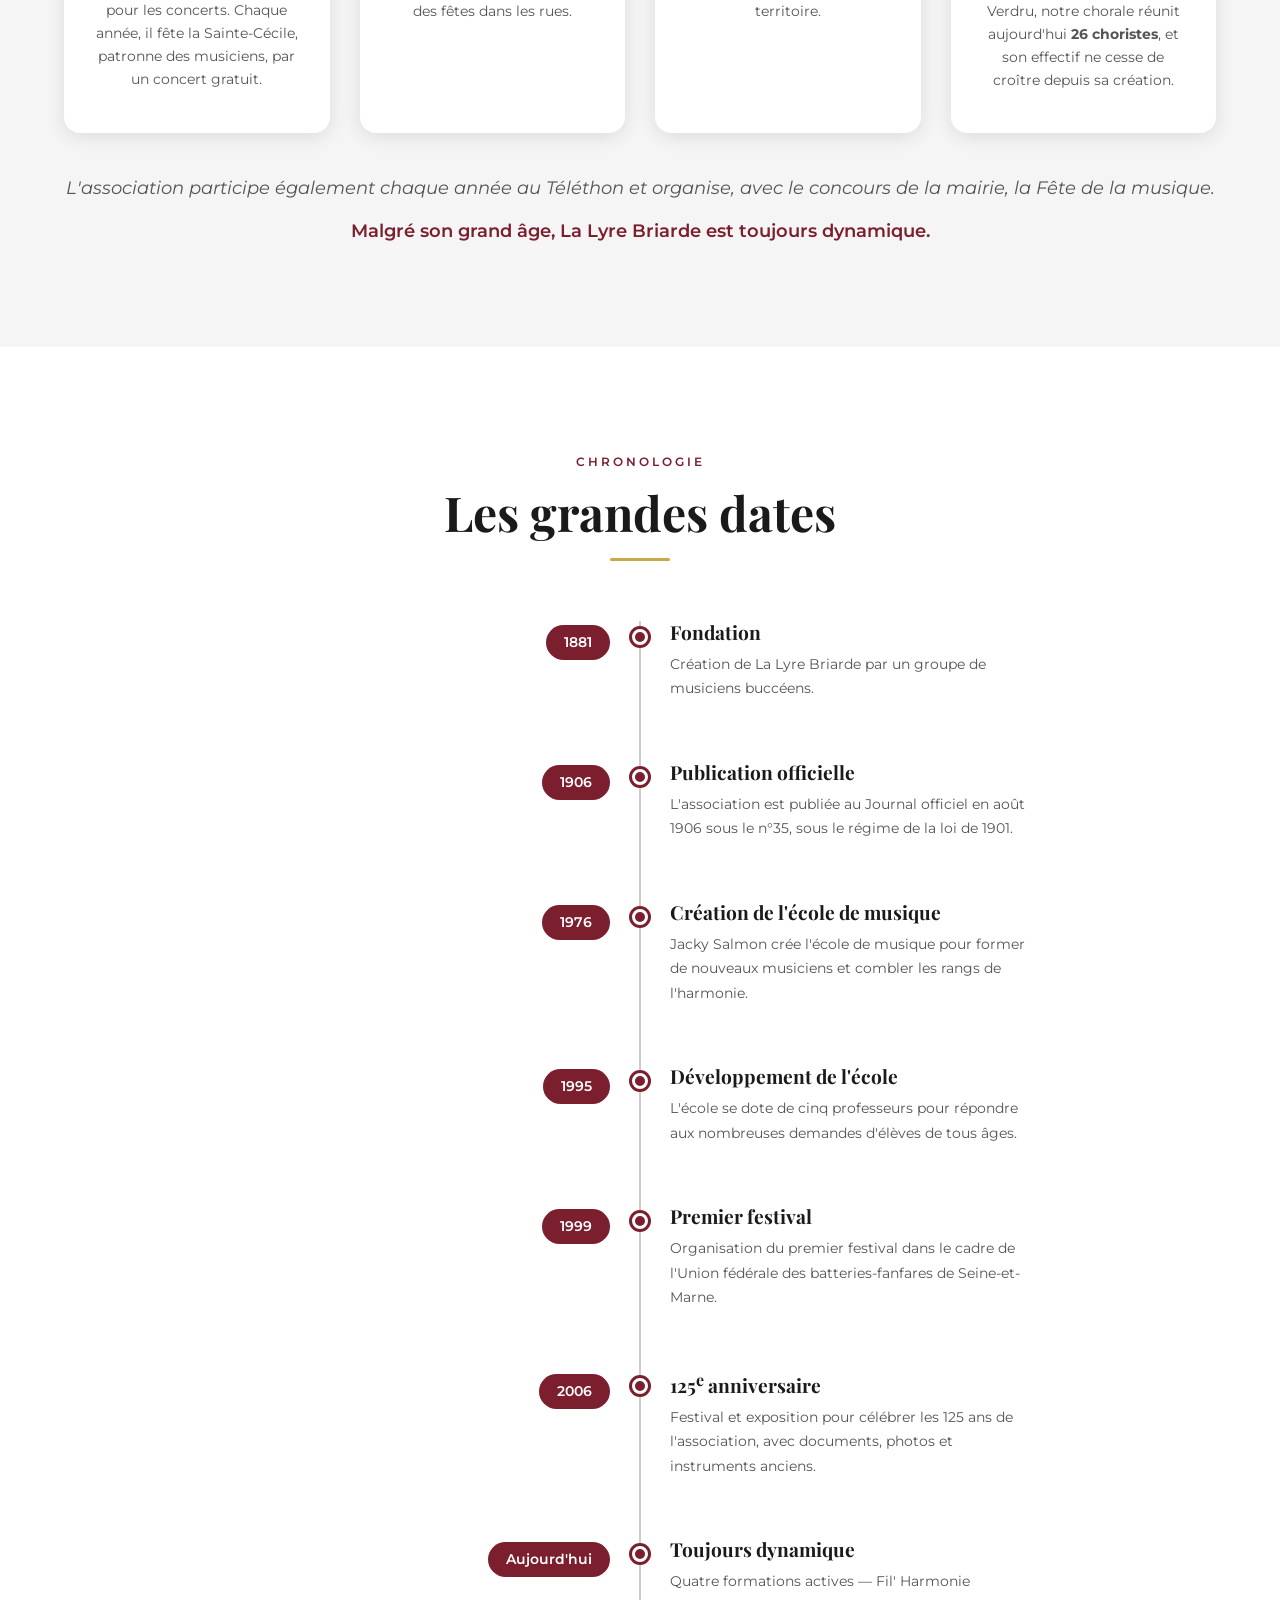
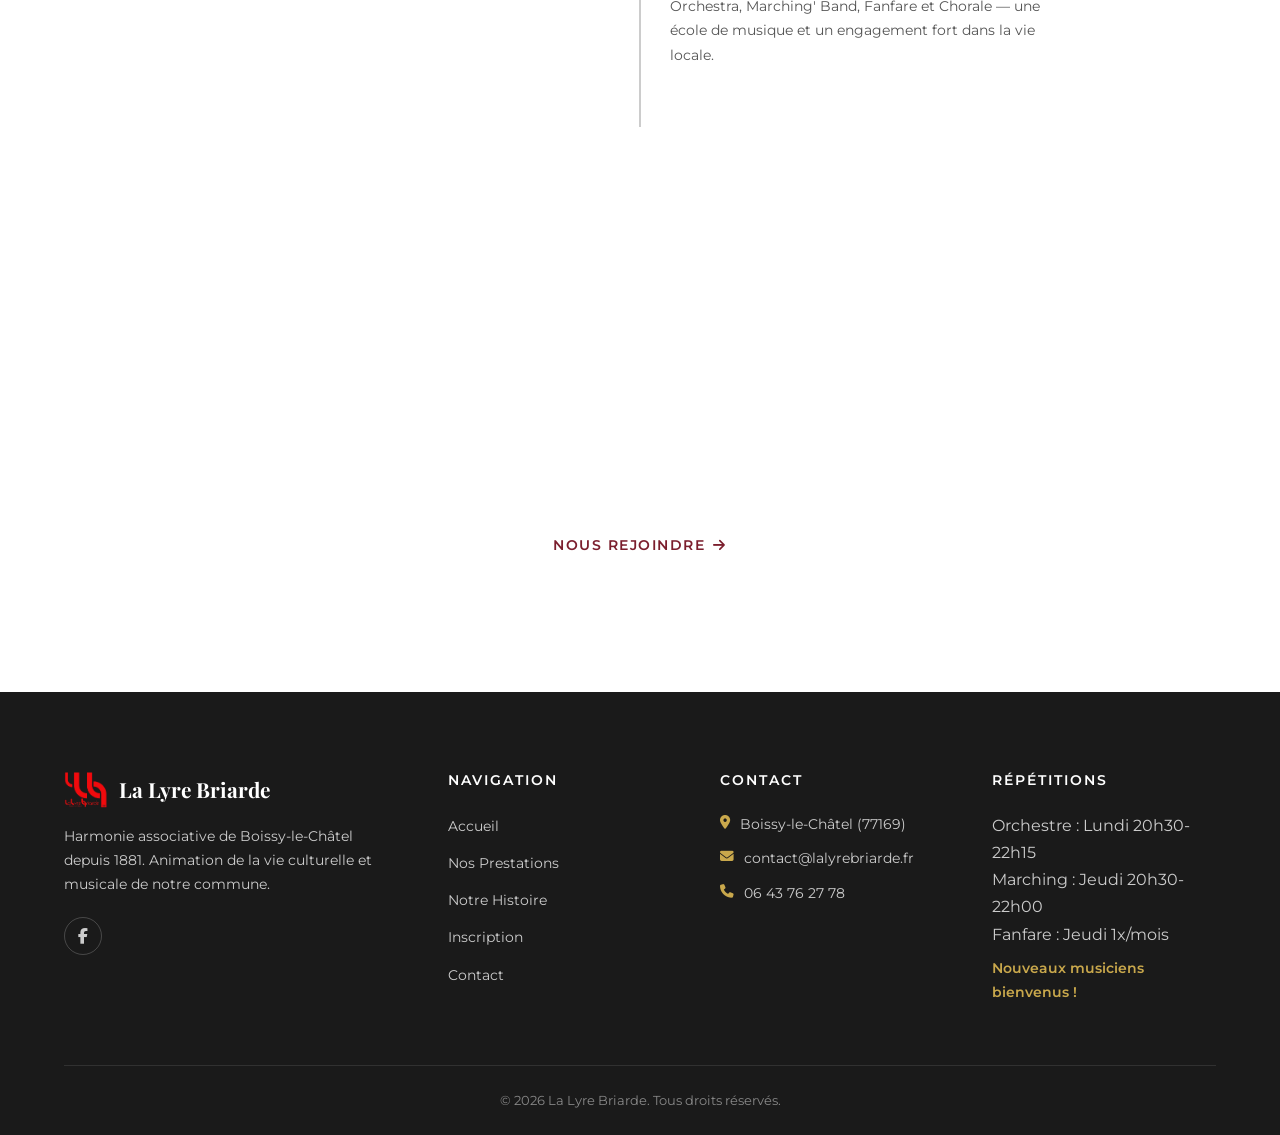
<file: histoire.html>
<!DOCTYPE html>
<html lang="fr">
<head>
    <meta charset="UTF-8">
    <meta name="viewport" content="width=device-width, initial-scale=1.0">
    <title>Notre Histoire | La Lyre Briarde</title>
    <link rel="icon" type="image/png" sizes="32x32" href="favicon-32x32.png">
    <link rel="icon" type="image/png" sizes="16x16" href="favicon-16x16.png">
    <link rel="apple-touch-icon" href="apple-touch-icon.png">
    <link rel="stylesheet" href="css/style.css?v=11">
    <link rel="preconnect" href="https://fonts.googleapis.com">
    <link rel="preconnect" href="https://fonts.gstatic.com" crossorigin>
    <link href="https://fonts.googleapis.com/css2?family=Playfair+Display:wght@400;700;900&family=Montserrat:wght@300;400;500;600;700&display=swap" rel="stylesheet">
    <link rel="stylesheet" href="https://cdnjs.cloudflare.com/ajax/libs/font-awesome/6.5.1/css/all.min.css">
</head>
<body>
    <!-- Header -->
    <header class="site-header" id="header">
        <div class="header-inner">
            <a href="/" class="logo">
                <img src="images/logo.png" alt="La Lyre Briarde" class="logo-img">
            </a>
            <nav class="main-nav" id="mainNav">
                <a href="/" class="nav-link">Accueil</a>
                <a href="actualites.html" class="nav-link">Actualit&eacute;s</a>
                <a href="prestations.html" class="nav-link">Nos Prestations</a>
                <a href="histoire.html" class="nav-link active">Notre Histoire</a>
                <a href="https://docs.google.com/forms/d/e/1FAIpQLScF4wkg2yJXOuZyUAzOyusxgAAwP7Nxy-uAHNmkELwe1u_eYw/viewform" class="nav-link" target="_blank" rel="noopener">Inscription</a>
                <a href="photos.html" class="nav-link">Photos</a>
                <a href="contact.html" class="nav-link">Contact</a>
                <a href="livre-dor.html" class="nav-link"><i class="fas fa-feather-alt"></i> Livre d'Or</a>
                <a href="membres.html" class="nav-link"><i class="fas fa-lock"></i> Membres</a>
            </nav>
            <button class="hamburger" id="hamburger" aria-label="Menu">
                <span></span><span></span><span></span>
            </button>
        </div>
    </header>

    <!-- Page Header -->
    <section class="page-header">
        <h1>Notre Histoire</h1>
        <p>Plus de 140 ans de musique</p>
    </section>

    <!-- Intro -->
    <section class="section">
        <div class="container">
            <div class="section-header">
                <span class="section-tag">Depuis 1881</span>
                <h2 class="section-title">Les origines</h2>
                <div class="section-divider"></div>
            </div>
            <div class="about-grid">
                <div class="about-image">
                    <div class="image-placeholder">
                        <i class="fas fa-camera-retro"></i>
                        <span>Photo historique</span>
                    </div>
                </div>
                <div class="about-text">
                    <p class="lead">La Lyre Briarde est n&eacute;e de la r&eacute;union de quelques musiciens bucc&eacute;ens.</p>
                    <p>L'association a &eacute;t&eacute; cr&eacute;&eacute;e en 1881, et publi&eacute;e au Journal officiel sous le r&eacute;gime de la loi des associations de 1901 en ao&ucirc;t 1906 sous le n&deg;35.</p>
                    <p>On ne sait rien des participants, ni des manifestations de l'&eacute;poque auxquelles ils participaient. Les archives, si archives il y e&ucirc;t, ont &eacute;t&eacute; &eacute;gar&eacute;es au cours du temps.</p>
                    <p>&Agrave; l'origine, c'est une fanfare qui d&eacute;filait, lors de f&ecirc;tes, dans les rues des villages. Ce fut sa principale activit&eacute; jusque dans les ann&eacute;es 1970-1980. Puis, petit &agrave; petit, une partie des musiciens form&egrave;rent un orchestre d'harmonie.</p>
                </div>
            </div>
        </div>
    </section>

    <!-- L'école de musique -->
    <section class="section" style="background: var(--gray-100);">
        <div class="container">
            <div class="section-header">
                <span class="section-tag">Formation</span>
                <h2 class="section-title">L'&eacute;cole de musique</h2>
                <div class="section-divider"></div>
            </div>
            <div class="about-grid">
                <div class="about-text">
                    <p>Jacky Salmon, en 1976, cr&eacute;a l'&eacute;cole de musique dans le but de former des musiciens pour combler les rangs. Il en assura les cours jusqu'en 1995, puis la dota de cinq professeurs pour r&eacute;pondre aux nombreuses demandes d'&eacute;l&egrave;ves de tous &acirc;ges.</p>
                    <p>Ainsi est n&eacute;e l'&eacute;cole de musique de La Lyre Briarde. Chaque ann&eacute;e, les professeurs organisent une audition des &eacute;l&egrave;ves afin que les parents et les sympathisants de l'association puissent constater les progr&egrave;s des &eacute;l&egrave;ves.</p>
                </div>
                <div class="about-image">
                    <img src="images/logo-ecole.png" alt="&Eacute;cole de musique Crescendo" class="ecole-logo-img" loading="lazy">
                </div>
            </div>
        </div>
    </section>

    <!-- Festivals & Échanges -->
    <section class="section">
        <div class="container">
            <div class="section-header">
                <span class="section-tag">Rayonnement</span>
                <h2 class="section-title">Festivals &amp; &eacute;changes</h2>
                <div class="section-divider"></div>
            </div>

            <div style="background: var(--gray-100); border-left: 4px solid var(--gold); border-radius: var(--radius); padding: 28px 32px; margin-bottom: 36px;">
                <h3 style="display:flex; align-items:center; gap:10px; margin-top:0;"><i class="fas fa-cake-candles" style="color:var(--gold);"></i> 145<sup>e</sup> anniversaire de La Lyre Briarde &mdash; 2026</h3>
                <p>En 2026, La Lyre Briarde c&eacute;l&egrave;bre ses <strong>145 ans</strong> ! Pour l'occasion, un programme festif a &eacute;t&eacute; pr&eacute;par&eacute; :</p>
                <ul style="margin-top: 12px;">
                    <li><i class="fas fa-music" style="color:var(--gold); margin-right:8px;"></i> Concert de chorales</li>
                    <li><i class="fas fa-landmark" style="color:var(--gold); margin-right:8px;"></i> Exposition historique de la Lyre</li>
                    <li><i class="fas fa-trumpet" style="color:var(--gold); margin-right:8px;"></i> Concert du Al and Co Bigband</li>
                    <li><i class="fas fa-music" style="color:var(--gold); margin-right:8px;"></i> Concert de Brassage Harmonie Musique</li>
                    <li><i class="fas fa-music" style="color:var(--gold); margin-right:8px;"></i> Concert du Fil'Harmonie Orchestra (FHO)</li>
                </ul>
            </div>

            <div class="info-boxes">
                <div class="info-box">
                    <h3><i class="fas fa-flag"></i> Festivals d&eacute;partementaux</h3>
                    <p>Dans le cadre de l'Union f&eacute;d&eacute;rale des batteries-fanfares de Seine-et-Marne, l'association a organis&eacute; quatre festivals auxquels a particip&eacute; la majorit&eacute; des fanfares du d&eacute;partement. Le premier festival date de 1999.</p>
                    <p style="margin-top: 8px;">Lors de celui de 2006, une exposition a &eacute;t&eacute; mont&eacute;e pour le 125<sup>e</sup> anniversaire de La Lyre Briarde. Gr&acirc;ce &agrave; des Bucc&eacute;ens, notamment M. Sarazin-Charpentier, des documents, des photos et des instruments anciens ont &eacute;t&eacute; expos&eacute;s.</p>
                </div>
                <div class="info-box">
                    <h3><i class="fas fa-globe-europe"></i> &Eacute;changes internationaux</h3>
                    <p>Durant une quinzaine d'ann&eacute;es, des rencontres se sont d&eacute;roul&eacute;es avec deux formations musicales allemandes : le Spielmannzug de Kirchheim, banlieue de Heidelberg, et la fanfare des pompiers de S&uuml;derbrarup, dans le Schleswig-Holstein.</p>
                </div>
            </div>
        </div>
    </section>

    <!-- Formations actuelles -->
    <section class="section" style="background: var(--gray-100);">
        <div class="container">
            <div class="section-header">
                <span class="section-tag">Aujourd'hui</span>
                <h2 class="section-title">Nos formations</h2>
                <div class="section-divider"></div>
            </div>
            <div class="prestations-grid" style="grid-template-columns: repeat(auto-fit, minmax(240px, 1fr));">
                <div class="prestation-card">
                    <div class="prestation-icon"><i class="fas fa-music"></i></div>
                    <h3>Fil' Harmonie Orchestra</h3>
                    <p>Notre orchestre d'harmonie pour les concerts. Chaque ann&eacute;e, il f&ecirc;te la Sainte-C&eacute;cile, patronne des musiciens, par un concert gratuit.</p>
                </div>
                <div class="prestation-card">
                    <div class="prestation-icon"><i class="fas fa-person-walking"></i></div>
                    <h3>Marching' Band</h3>
                    <p>Notre formation de d&eacute;fil&eacute; pour l'animation musicale des f&ecirc;tes dans les rues.</p>
                </div>
                <div class="prestation-card">
                    <div class="prestation-icon"><i class="fas fa-landmark"></i></div>
                    <h3>La Fanfare</h3>
                    <p>Assure les comm&eacute;morations de plusieurs communes du territoire.</p>
                </div>
                <div class="prestation-card">
                    <div class="prestation-icon"><i class="fas fa-microphone-lines"></i></div>
                    <h3>La Chorale</h3>
                    <p>N&eacute;e en septembre 2024 sous la direction de S&eacute;bastien Verdru, notre chorale r&eacute;unit aujourd'hui <strong>26 choristes</strong>, et son effectif ne cesse de cro&icirc;tre depuis sa cr&eacute;ation.</p>
                </div>
            </div>
            <p style="text-align: center; margin-top: 40px; font-size: 1.1rem; color: var(--gray-700); font-style: italic;">L'association participe &eacute;galement chaque ann&eacute;e au T&eacute;l&eacute;thon et organise, avec le concours de la mairie, la F&ecirc;te de la musique.</p>
            <p style="text-align: center; margin-top: 12px; font-size: 1.15rem; font-weight: 600; color: var(--primary);">Malgr&eacute; son grand &acirc;ge, La Lyre Briarde est toujours dynamique.</p>
        </div>
    </section>

    <!-- Timeline -->
    <section class="section">
        <div class="container">
            <div class="section-header">
                <span class="section-tag">Chronologie</span>
                <h2 class="section-title">Les grandes dates</h2>
                <div class="section-divider"></div>
            </div>
            <div class="timeline">
                <div class="timeline-item">
                    <div class="timeline-date"><span>1881</span></div>
                    <div class="timeline-content">
                        <h3>Fondation</h3>
                        <p>Cr&eacute;ation de La Lyre Briarde par un groupe de musiciens bucc&eacute;ens.</p>
                    </div>
                </div>
                <div class="timeline-item">
                    <div class="timeline-date"><span>1906</span></div>
                    <div class="timeline-content">
                        <h3>Publication officielle</h3>
                        <p>L'association est publi&eacute;e au Journal officiel en ao&ucirc;t 1906 sous le n&deg;35, sous le r&eacute;gime de la loi de 1901.</p>
                    </div>
                </div>
                <div class="timeline-item">
                    <div class="timeline-date"><span>1976</span></div>
                    <div class="timeline-content">
                        <h3>Cr&eacute;ation de l'&eacute;cole de musique</h3>
                        <p>Jacky Salmon cr&eacute;e l'&eacute;cole de musique pour former de nouveaux musiciens et combler les rangs de l'harmonie.</p>
                    </div>
                </div>
                <div class="timeline-item">
                    <div class="timeline-date"><span>1995</span></div>
                    <div class="timeline-content">
                        <h3>D&eacute;veloppement de l'&eacute;cole</h3>
                        <p>L'&eacute;cole se dote de cinq professeurs pour r&eacute;pondre aux nombreuses demandes d'&eacute;l&egrave;ves de tous &acirc;ges.</p>
                    </div>
                </div>
                <div class="timeline-item">
                    <div class="timeline-date"><span>1999</span></div>
                    <div class="timeline-content">
                        <h3>Premier festival</h3>
                        <p>Organisation du premier festival dans le cadre de l'Union f&eacute;d&eacute;rale des batteries-fanfares de Seine-et-Marne.</p>
                    </div>
                </div>
                <div class="timeline-item">
                    <div class="timeline-date"><span>2006</span></div>
                    <div class="timeline-content">
                        <h3>125<sup>e</sup> anniversaire</h3>
                        <p>Festival et exposition pour c&eacute;l&eacute;brer les 125 ans de l'association, avec documents, photos et instruments anciens.</p>
                    </div>
                </div>
                <div class="timeline-item">
                    <div class="timeline-date"><span>Aujourd'hui</span></div>
                    <div class="timeline-content">
                        <h3>Toujours dynamique</h3>
                        <p>Quatre formations actives — Fil' Harmonie Orchestra, Marching' Band, Fanfare et Chorale — une &eacute;cole de musique et un engagement fort dans la vie locale.</p>
                    </div>
                </div>
            </div>
        </div>
    </section>

    <!-- CTA -->
    <section class="section section-join">
        <div class="join-overlay"></div>
        <div class="container">
            <div class="join-content">
                <h2>&Eacute;crivez la suite avec nous !</h2>
                <p>L'histoire de La Lyre Briarde continue de s'&eacute;crire chaque jour. Rejoignez-nous et participez &agrave; cette belle aventure musicale.</p>
                <a href="contact.html" class="btn btn-white">Nous rejoindre <i class="fas fa-arrow-right"></i></a>
            </div>
        </div>
    </section>

    <!-- Footer -->
    <footer class="site-footer">
        <div class="container">
            <div class="footer-grid">
                <div class="footer-col footer-about">
                    <div class="footer-logo"><img src="images/logo.png" alt="La Lyre Briarde" class="footer-logo-img"><span>La Lyre Briarde</span></div>
                    <p>Harmonie associative de Boissy-le-Ch&acirc;tel depuis 1881. Animation de la vie culturelle et musicale de notre commune.</p>
                    <div class="footer-socials">
                        <a href="https://www.facebook.com/lalyre.briarde.77" target="_blank" rel="noopener" aria-label="Facebook"><i class="fab fa-facebook-f"></i></a>
                    </div>
                </div>
                <div class="footer-col">
                    <h4>Navigation</h4>
                    <ul>
                        <li><a href="/">Accueil</a></li>
                        <li><a href="prestations.html">Nos Prestations</a></li>
                        <li><a href="histoire.html">Notre Histoire</a></li>
                        <li><a href="https://docs.google.com/forms/d/e/1FAIpQLScF4wkg2yJXOuZyUAzOyusxgAAwP7Nxy-uAHNmkELwe1u_eYw/viewform" target="_blank" rel="noopener">Inscription</a></li>
                        <li><a href="contact.html">Contact</a></li>
                    </ul>
                </div>
                <div class="footer-col">
                    <h4>Contact</h4>
                    <ul class="footer-contact">
                        <li><i class="fas fa-map-marker-alt"></i> Boissy-le-Ch&acirc;tel (77169)</li>
                        <li><i class="fas fa-envelope"></i> contact@lalyrebriarde.fr</li>
                        <li><i class="fas fa-phone"></i> 06 43 76 27 78</li>
                    </ul>
                </div>
                <div class="footer-col">
                    <h4>R&eacute;p&eacute;titions</h4>
                    <p>Orchestre : Lundi 20h30-22h15<br>Marching : Jeudi 20h30-22h00<br>Fanfare : Jeudi 1x/mois</p>
                    <p class="footer-highlight">Nouveaux musiciens bienvenus !</p>
                </div>
            </div>
            <div class="footer-bottom">
                <p>&copy; 2026 La Lyre Briarde. Tous droits r&eacute;serv&eacute;s.</p>
            </div>
        </div>
    </footer>
    <script src="js/main.js?v=11"></script>
</body>
</html>
</file>
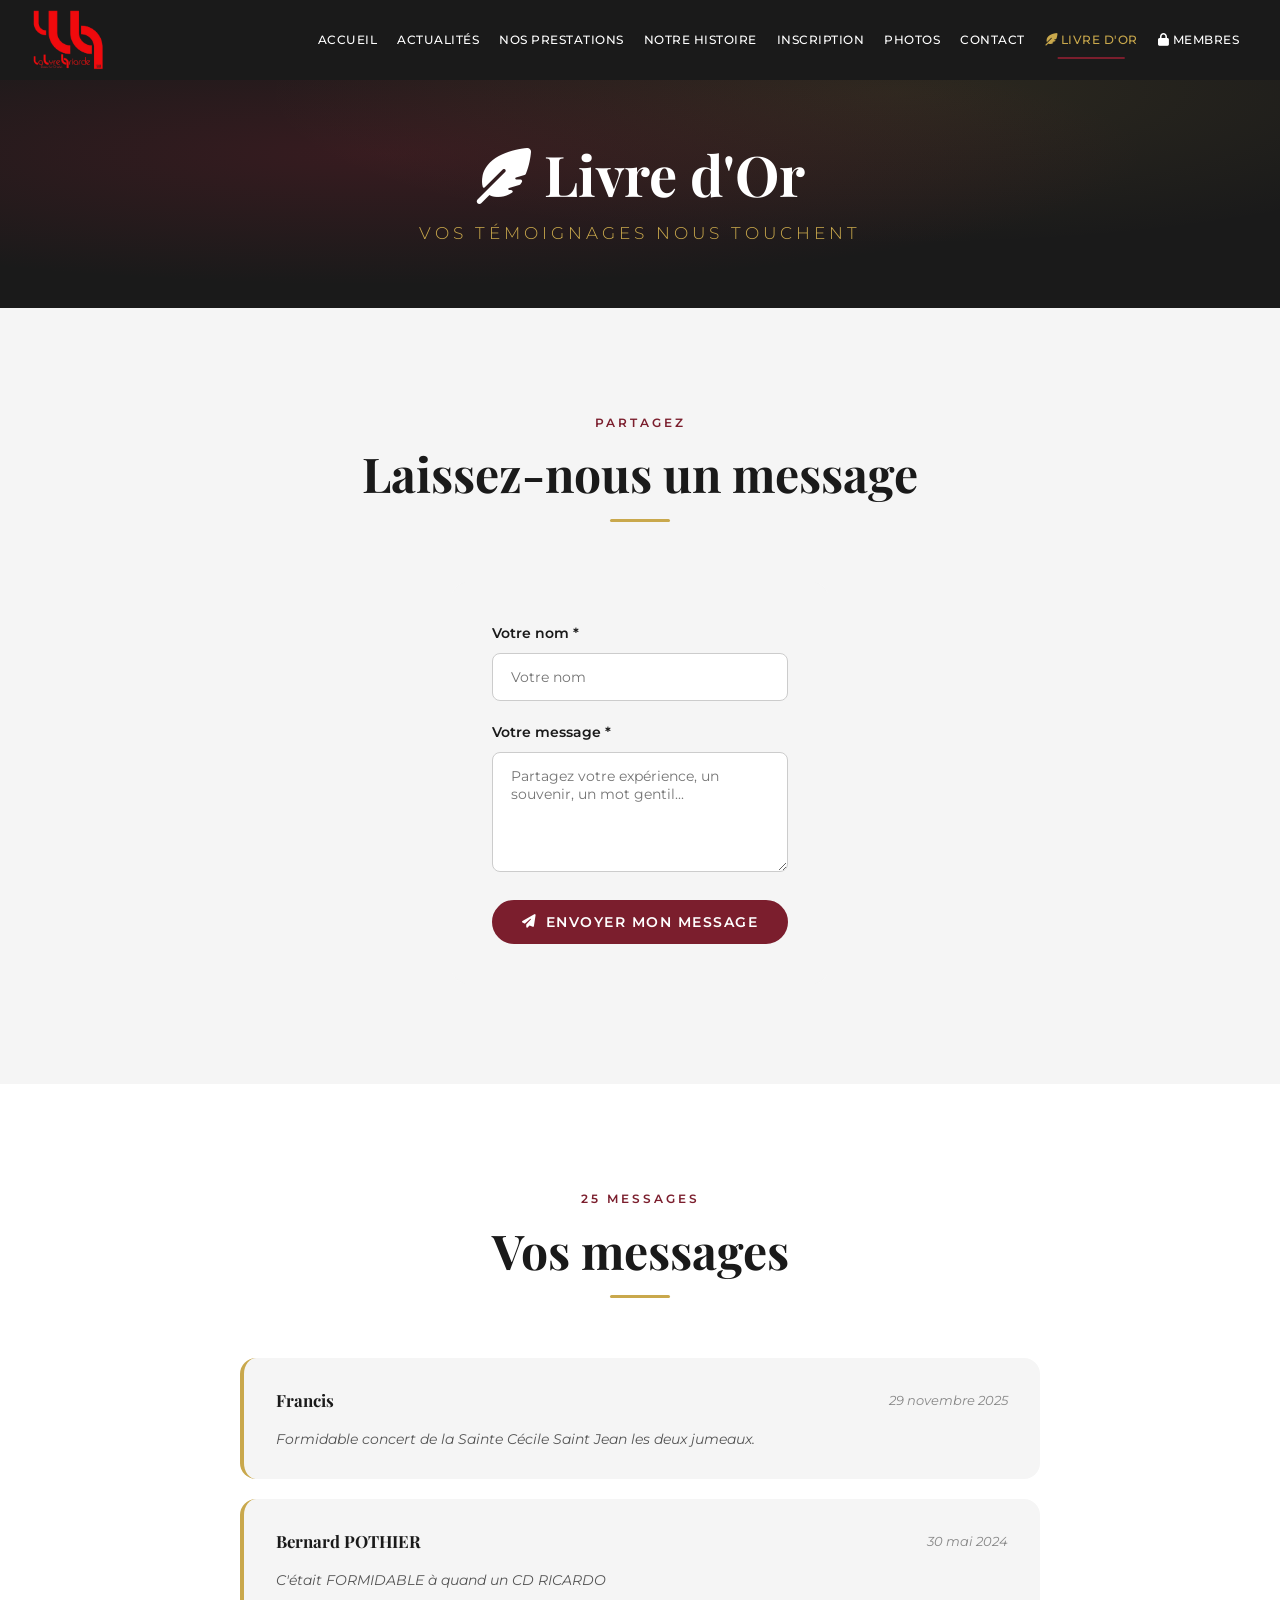
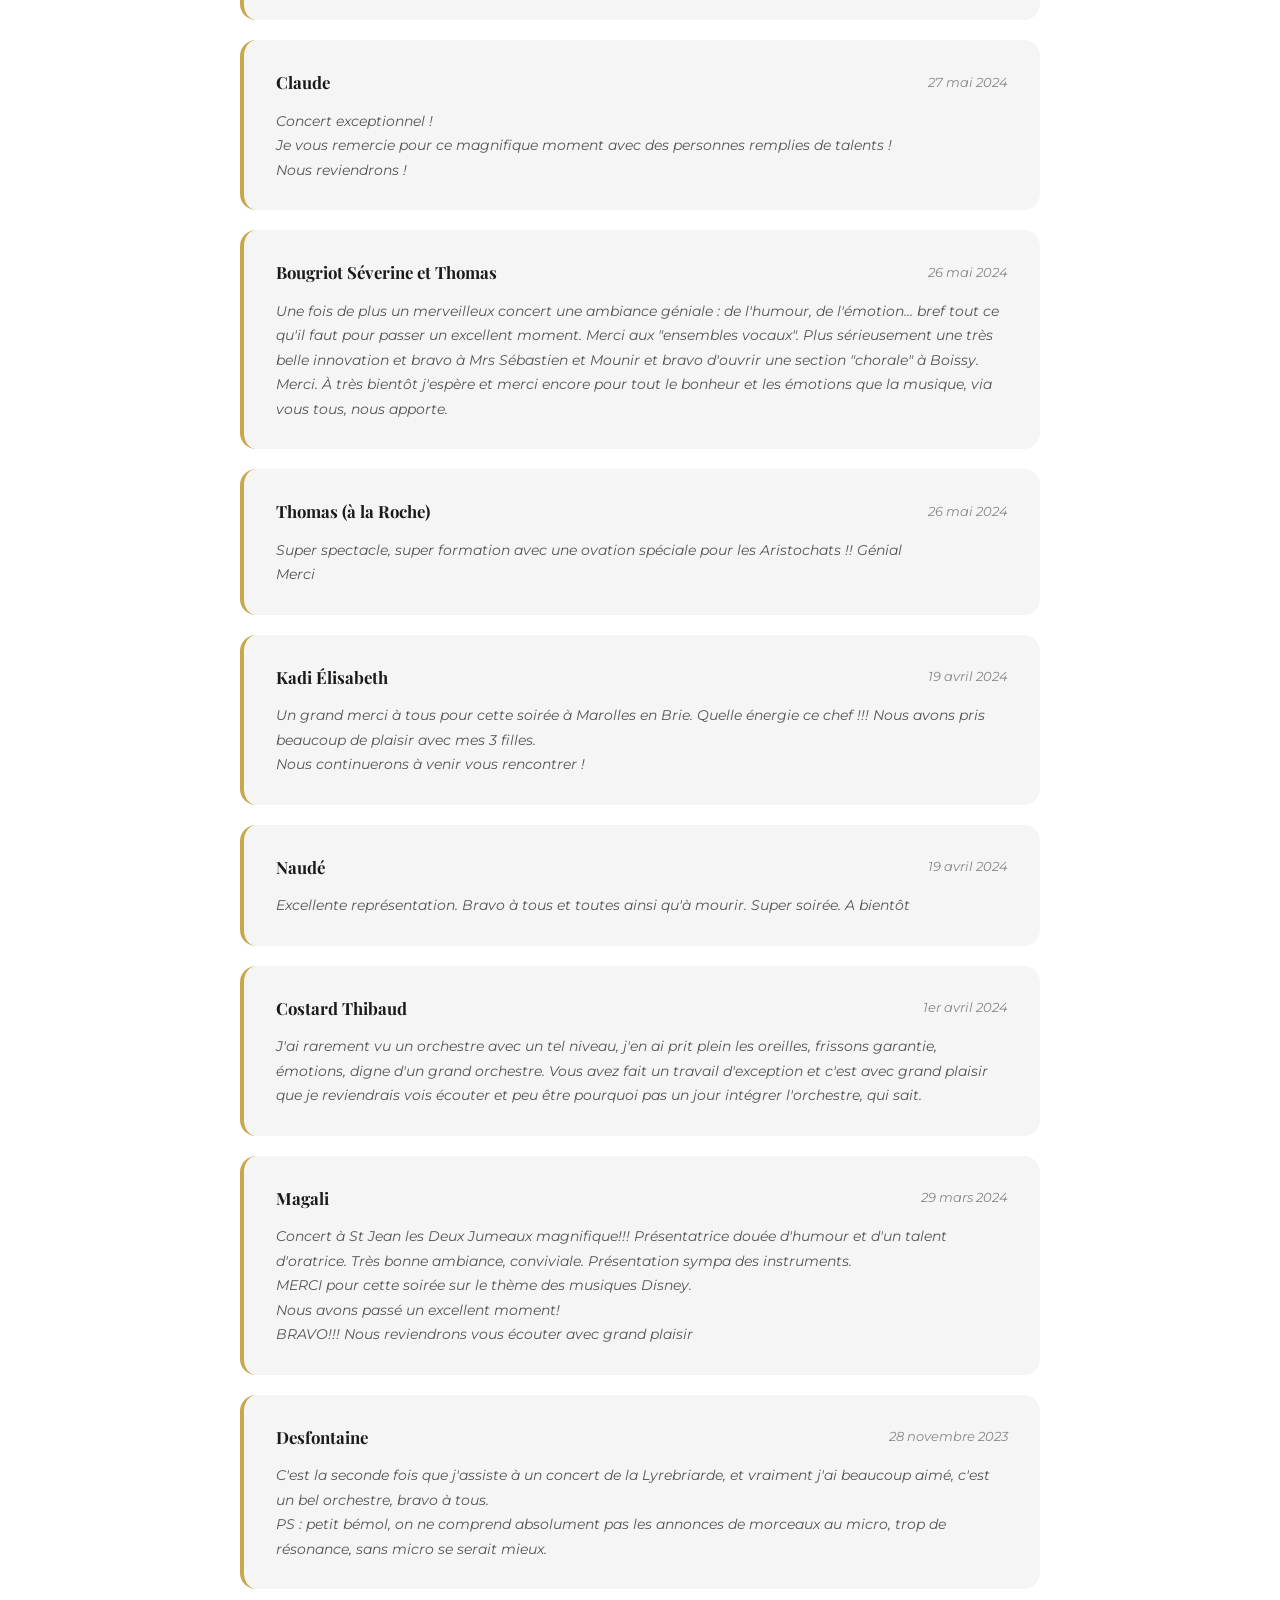
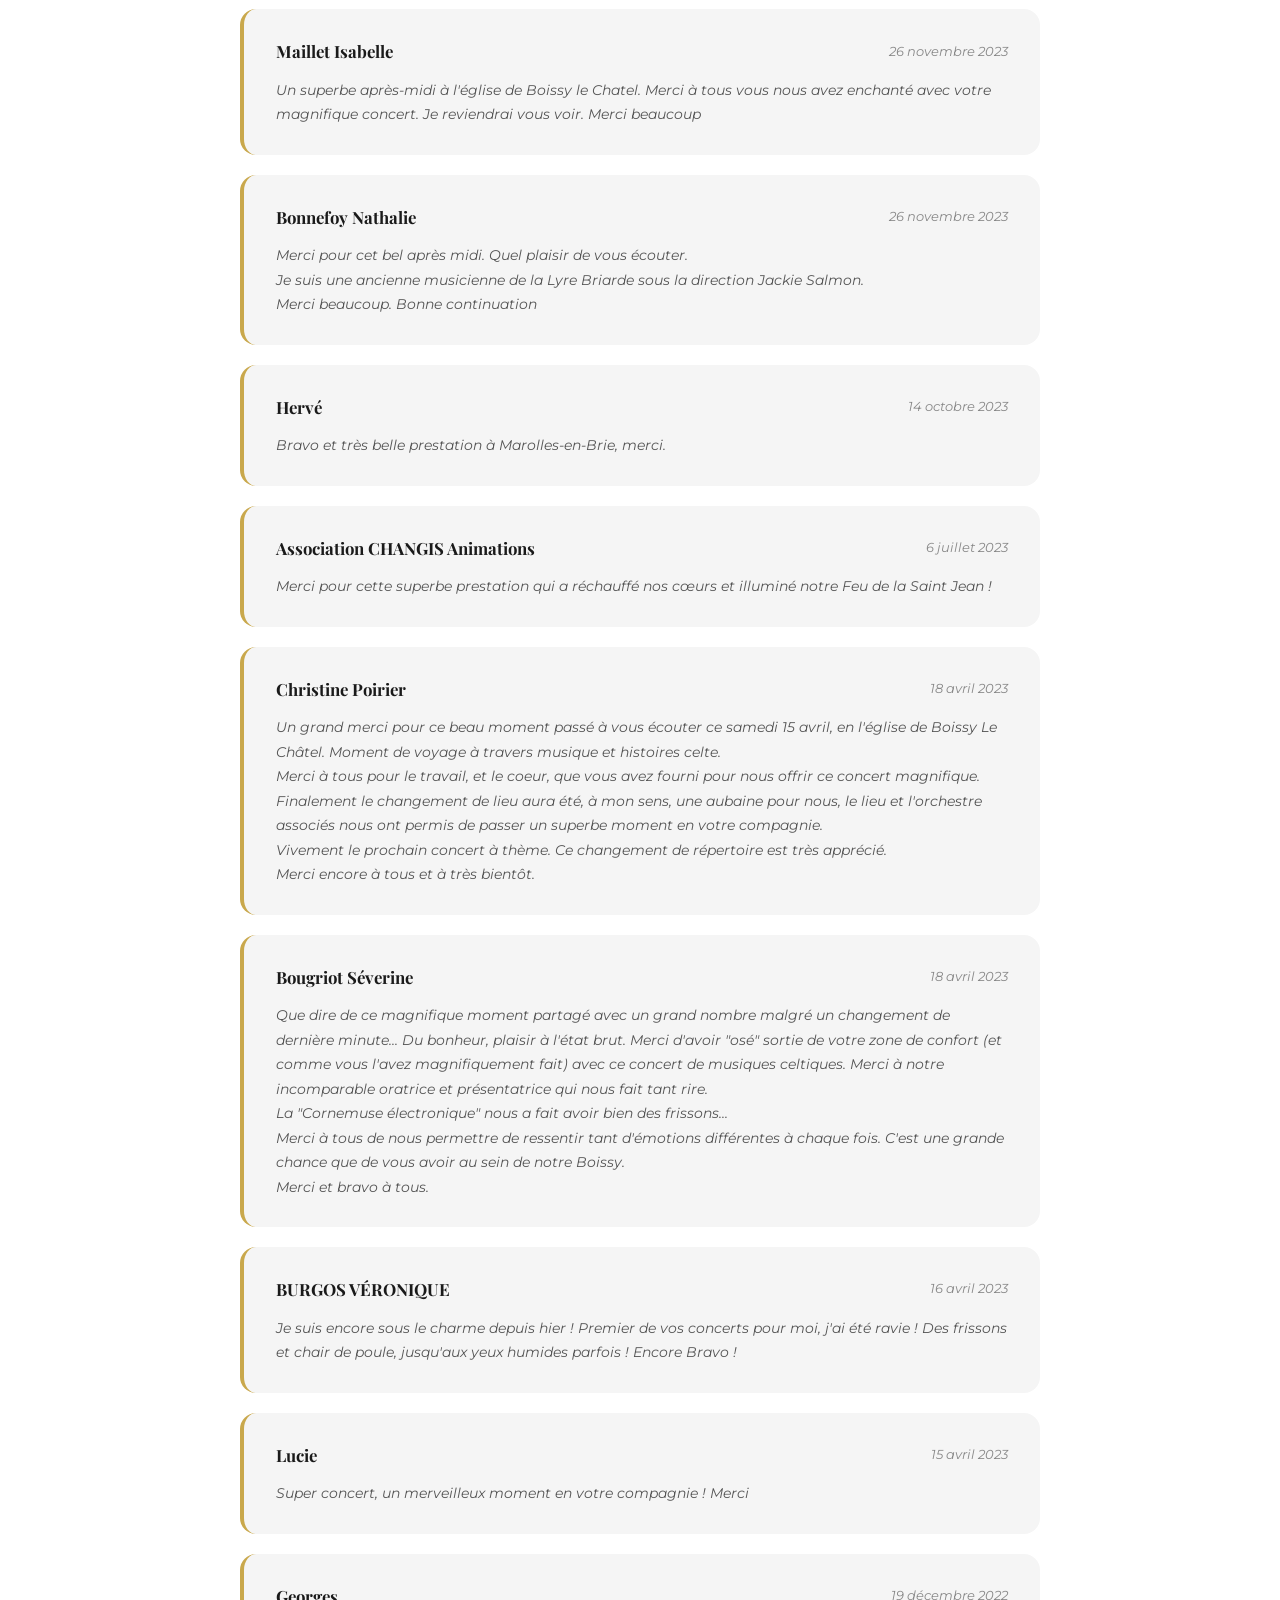
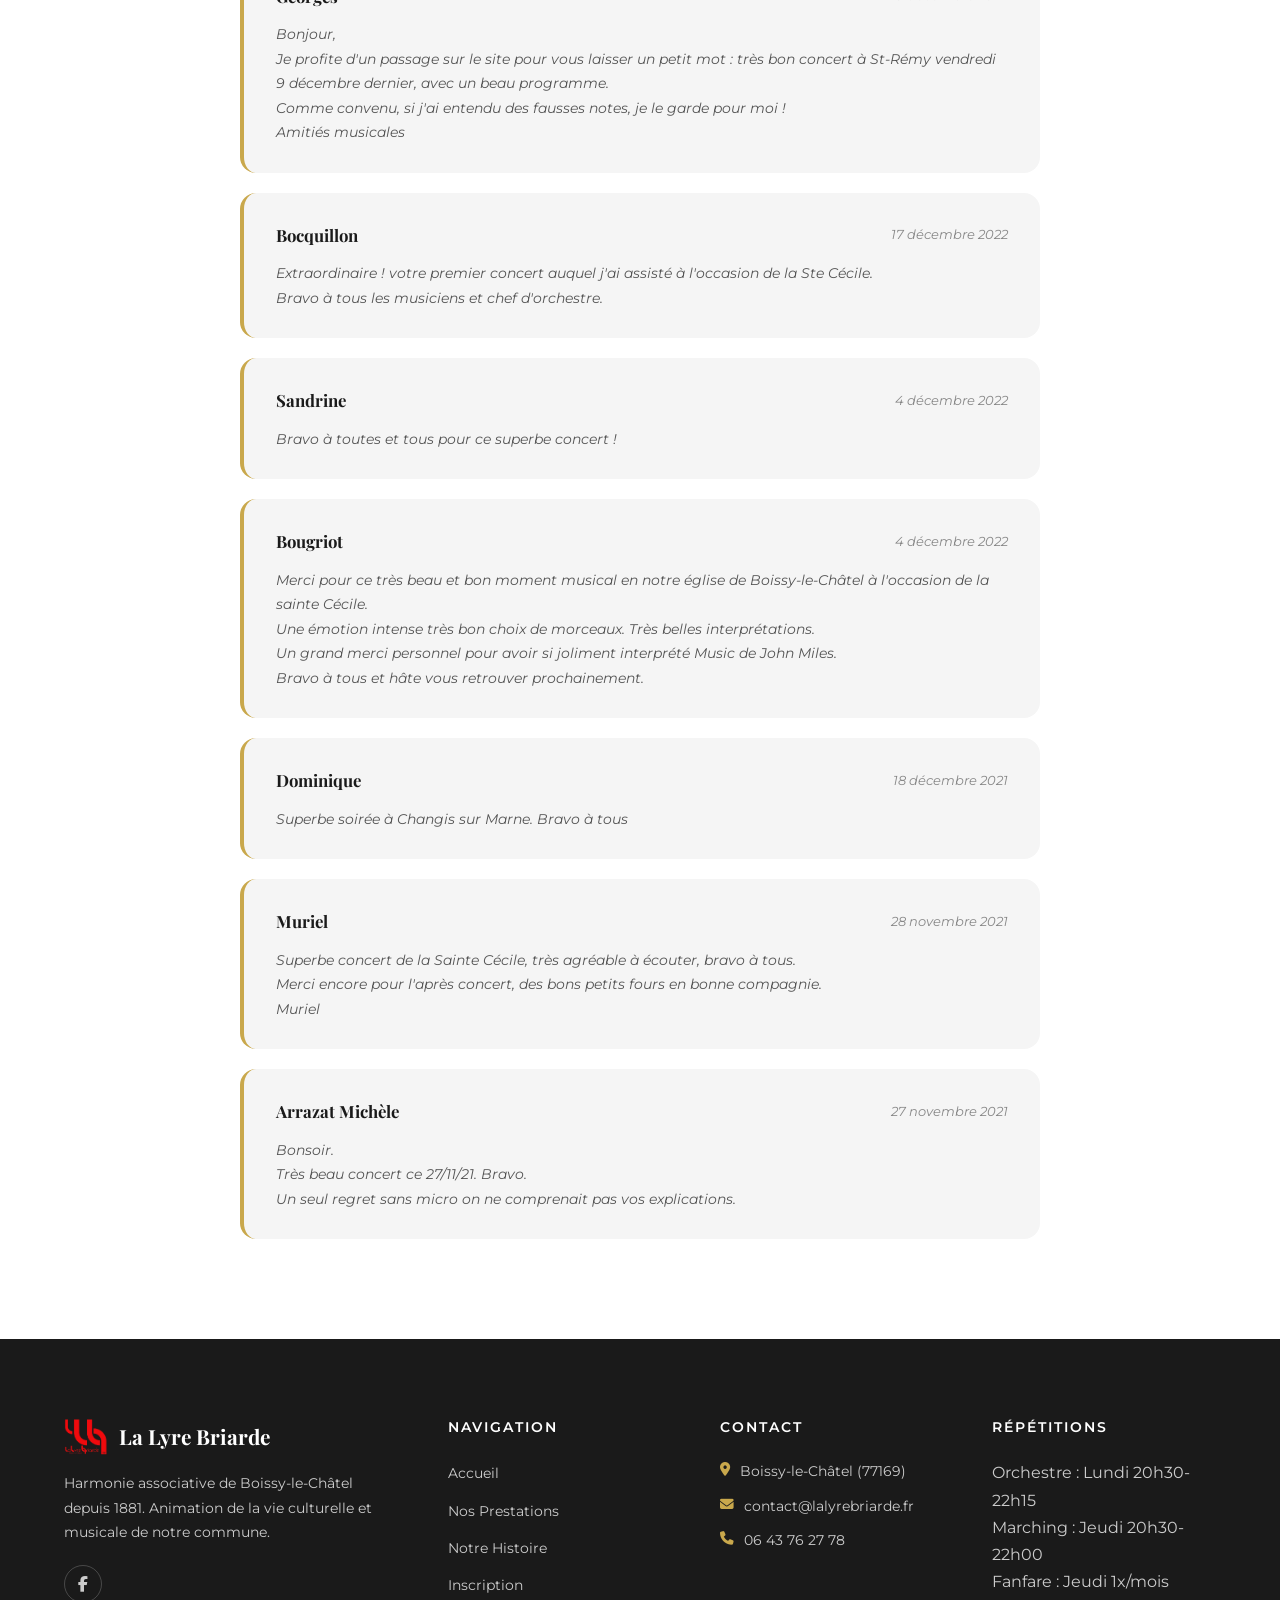
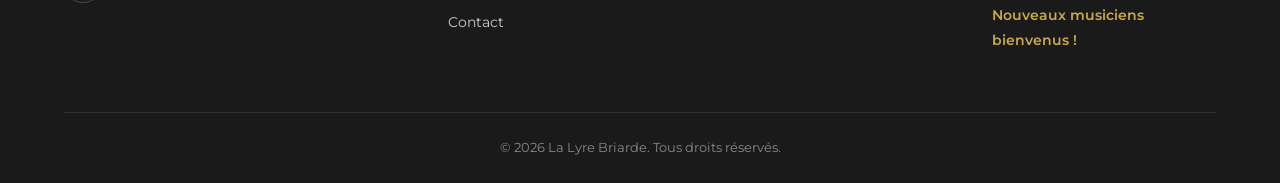
<file: livre-dor.html>
<!DOCTYPE html>
<html lang="fr">
<head>
    <meta charset="UTF-8">
    <meta name="viewport" content="width=device-width, initial-scale=1.0">
    <title>Livre d'Or | La Lyre Briarde</title>
    <link rel="icon" type="image/png" sizes="32x32" href="favicon-32x32.png">
    <link rel="icon" type="image/png" sizes="16x16" href="favicon-16x16.png">
    <link rel="apple-touch-icon" href="apple-touch-icon.png">
    <link rel="stylesheet" href="css/style.css?v=11">
    <link rel="preconnect" href="https://fonts.googleapis.com">
    <link rel="preconnect" href="https://fonts.gstatic.com" crossorigin>
    <link href="https://fonts.googleapis.com/css2?family=Playfair+Display:wght@400;700;900&family=Montserrat:wght@300;400;500;600;700&display=swap" rel="stylesheet">
    <link rel="stylesheet" href="https://cdnjs.cloudflare.com/ajax/libs/font-awesome/6.5.1/css/all.min.css">
</head>
<body>
    <!-- Header -->
    <header class="site-header" id="header">
        <div class="header-inner">
            <a href="/" class="logo">
                <img src="images/logo.png" alt="La Lyre Briarde" class="logo-img">
            </a>
            <nav class="main-nav" id="mainNav">
                <a href="/" class="nav-link">Accueil</a>
                <a href="actualites.html" class="nav-link">Actualit&eacute;s</a>
                <a href="prestations.html" class="nav-link">Nos Prestations</a>
                <a href="histoire.html" class="nav-link">Notre Histoire</a>
                <a href="https://docs.google.com/forms/d/e/1FAIpQLScF4wkg2yJXOuZyUAzOyusxgAAwP7Nxy-uAHNmkELwe1u_eYw/viewform" class="nav-link" target="_blank" rel="noopener">Inscription</a>
                <a href="photos.html" class="nav-link">Photos</a>
                <a href="contact.html" class="nav-link">Contact</a>
                <a href="livre-dor.html" class="nav-link active"><i class="fas fa-feather-alt"></i> Livre d'Or</a>
                <a href="membres.html" class="nav-link"><i class="fas fa-lock"></i> Membres</a>
            </nav>
            <button class="hamburger" id="hamburger" aria-label="Menu">
                <span></span><span></span><span></span>
            </button>
        </div>
    </header>

    <!-- Page Header -->
    <section class="page-header">
        <h1><i class="fas fa-feather-alt"></i> Livre d'Or</h1>
        <p>Vos t&eacute;moignages nous touchent</p>
    </section>

    <!-- Formulaire -->
    <section class="section" style="background: var(--gray-100);">
        <div class="container">
            <div class="section-header">
                <span class="section-tag">Partagez</span>
                <h2 class="section-title">Laissez-nous un message</h2>
                <div class="section-divider"></div>
            </div>
            <div class="login-wrapper">
                <form class="contact-form" name="livre-dor" method="POST" data-netlify="true" style="max-width: 550px;">
                    <input type="hidden" name="form-name" value="livre-dor">
                    <div class="form-group">
                        <label for="guestName">Votre nom *</label>
                        <input type="text" id="guestName" name="nom" required placeholder="Votre nom">
                    </div>
                    <div class="form-group">
                        <label for="guestMessage">Votre message *</label>
                        <textarea id="guestMessage" name="message" required placeholder="Partagez votre exp&eacute;rience, un souvenir, un mot gentil..."></textarea>
                    </div>
                    <button type="submit" class="btn btn-primary" style="width: 100%; justify-content: center;">
                        <i class="fas fa-paper-plane"></i> Envoyer mon message
                    </button>
                </form>
            </div>
        </div>
    </section>

    <!-- Messages -->
    <section class="section">
        <div class="container">
            <div class="section-header">
                <span class="section-tag">25 messages</span>
                <h2 class="section-title">Vos messages</h2>
                <div class="section-divider"></div>
            </div>

            <div class="guestbook">
                <div class="guest-message">
                    <div class="guest-header">
                        <strong>Francis</strong>
                        <span class="guest-date">29 novembre 2025</span>
                    </div>
                    <p>Formidable concert de la Sainte C&eacute;cile Saint Jean les deux jumeaux.</p>
                </div>

                <div class="guest-message">
                    <div class="guest-header">
                        <strong>Bernard POTHIER</strong>
                        <span class="guest-date">30 mai 2024</span>
                    </div>
                    <p>C'&eacute;tait FORMIDABLE &agrave; quand un CD RICARDO</p>
                </div>

                <div class="guest-message">
                    <div class="guest-header">
                        <strong>Claude</strong>
                        <span class="guest-date">27 mai 2024</span>
                    </div>
                    <p>Concert exceptionnel !<br>Je vous remercie pour ce magnifique moment avec des personnes remplies de talents !<br>Nous reviendrons !</p>
                </div>

                <div class="guest-message">
                    <div class="guest-header">
                        <strong>Bougriot S&eacute;verine et Thomas</strong>
                        <span class="guest-date">26 mai 2024</span>
                    </div>
                    <p>Une fois de plus un merveilleux concert une ambiance g&eacute;niale : de l'humour, de l'&eacute;motion... bref tout ce qu'il faut pour passer un excellent moment. Merci aux "ensembles vocaux". Plus s&eacute;rieusement une tr&egrave;s belle innovation et bravo &agrave; Mrs S&eacute;bastien et Mounir et bravo d'ouvrir une section "chorale" &agrave; Boissy. Merci. &Agrave; tr&egrave;s bient&ocirc;t j'esp&egrave;re et merci encore pour tout le bonheur et les &eacute;motions que la musique, via vous tous, nous apporte.</p>
                </div>

                <div class="guest-message">
                    <div class="guest-header">
                        <strong>Thomas (&agrave; la Roche)</strong>
                        <span class="guest-date">26 mai 2024</span>
                    </div>
                    <p>Super spectacle, super formation avec une ovation sp&eacute;ciale pour les Aristochats !! G&eacute;nial<br>Merci</p>
                </div>

                <div class="guest-message">
                    <div class="guest-header">
                        <strong>Kadi &Eacute;lisabeth</strong>
                        <span class="guest-date">19 avril 2024</span>
                    </div>
                    <p>Un grand merci &agrave; tous pour cette soir&eacute;e &agrave; Marolles en Brie. Quelle &eacute;nergie ce chef !!! Nous avons pris beaucoup de plaisir avec mes 3 filles.<br>Nous continuerons &agrave; venir vous rencontrer !</p>
                </div>

                <div class="guest-message">
                    <div class="guest-header">
                        <strong>Naud&eacute;</strong>
                        <span class="guest-date">19 avril 2024</span>
                    </div>
                    <p>Excellente repr&eacute;sentation. Bravo &agrave; tous et toutes ainsi qu'&agrave; mourir. Super soir&eacute;e. A bient&ocirc;t</p>
                </div>

                <div class="guest-message">
                    <div class="guest-header">
                        <strong>Costard Thibaud</strong>
                        <span class="guest-date">1er avril 2024</span>
                    </div>
                    <p>J'ai rarement vu un orchestre avec un tel niveau, j'en ai prit plein les oreilles, frissons garantie, &eacute;motions, digne d'un grand orchestre. Vous avez fait un travail d'exception et c'est avec grand plaisir que je reviendrais vois &eacute;couter et peu &ecirc;tre pourquoi pas un jour int&eacute;grer l'orchestre, qui sait.</p>
                </div>

                <div class="guest-message">
                    <div class="guest-header">
                        <strong>Magali</strong>
                        <span class="guest-date">29 mars 2024</span>
                    </div>
                    <p>Concert &agrave; St Jean les Deux Jumeaux magnifique!!! Pr&eacute;sentatrice dou&eacute;e d'humour et d'un talent d'oratrice. Tr&egrave;s bonne ambiance, conviviale. Pr&eacute;sentation sympa des instruments.<br>MERCI pour cette soir&eacute;e sur le th&egrave;me des musiques Disney.<br>Nous avons pass&eacute; un excellent moment!<br>BRAVO!!! Nous reviendrons vous &eacute;couter avec grand plaisir</p>
                </div>

                <div class="guest-message">
                    <div class="guest-header">
                        <strong>Desfontaine</strong>
                        <span class="guest-date">28 novembre 2023</span>
                    </div>
                    <p>C'est la seconde fois que j'assiste &agrave; un concert de la Lyrebriarde, et vraiment j'ai beaucoup aim&eacute;, c'est un bel orchestre, bravo &agrave; tous.<br>PS : petit b&eacute;mol, on ne comprend absolument pas les annonces de morceaux au micro, trop de r&eacute;sonance, sans micro se serait mieux.</p>
                </div>

                <div class="guest-message">
                    <div class="guest-header">
                        <strong>Maillet Isabelle</strong>
                        <span class="guest-date">26 novembre 2023</span>
                    </div>
                    <p>Un superbe apr&egrave;s-midi &agrave; l'&eacute;glise de Boissy le Chatel. Merci &agrave; tous vous nous avez enchant&eacute; avec votre magnifique concert. Je reviendrai vous voir. Merci beaucoup</p>
                </div>

                <div class="guest-message">
                    <div class="guest-header">
                        <strong>Bonnefoy Nathalie</strong>
                        <span class="guest-date">26 novembre 2023</span>
                    </div>
                    <p>Merci pour cet bel apr&egrave;s midi. Quel plaisir de vous &eacute;couter.<br>Je suis une ancienne musicienne de la Lyre Briarde sous la direction Jackie Salmon.<br>Merci beaucoup. Bonne continuation</p>
                </div>

                <div class="guest-message">
                    <div class="guest-header">
                        <strong>Herv&eacute;</strong>
                        <span class="guest-date">14 octobre 2023</span>
                    </div>
                    <p>Bravo et tr&egrave;s belle prestation &agrave; Marolles-en-Brie, merci.</p>
                </div>

                <div class="guest-message">
                    <div class="guest-header">
                        <strong>Association CHANGIS Animations</strong>
                        <span class="guest-date">6 juillet 2023</span>
                    </div>
                    <p>Merci pour cette superbe prestation qui a r&eacute;chauff&eacute; nos c&oelig;urs et illumin&eacute; notre Feu de la Saint Jean !</p>
                </div>

                <div class="guest-message">
                    <div class="guest-header">
                        <strong>Christine Poirier</strong>
                        <span class="guest-date">18 avril 2023</span>
                    </div>
                    <p>Un grand merci pour ce beau moment pass&eacute; &agrave; vous &eacute;couter ce samedi 15 avril, en l'&eacute;glise de Boissy Le Ch&acirc;tel. Moment de voyage &agrave; travers musique et histoires celte.<br>Merci &agrave; tous pour le travail, et le coeur, que vous avez fourni pour nous offrir ce concert magnifique.<br>Finalement le changement de lieu aura &eacute;t&eacute;, &agrave; mon sens, une aubaine pour nous, le lieu et l'orchestre associ&eacute;s nous ont permis de passer un superbe moment en votre compagnie.<br>Vivement le prochain concert &agrave; th&egrave;me. Ce changement de r&eacute;pertoire est tr&egrave;s appr&eacute;ci&eacute;.<br>Merci encore &agrave; tous et &agrave; tr&egrave;s bient&ocirc;t.</p>
                </div>

                <div class="guest-message">
                    <div class="guest-header">
                        <strong>Bougriot S&eacute;verine</strong>
                        <span class="guest-date">18 avril 2023</span>
                    </div>
                    <p>Que dire de ce magnifique moment partag&eacute; avec un grand nombre malgr&eacute; un changement de derni&egrave;re minute... Du bonheur, plaisir &agrave; l'&eacute;tat brut. Merci d'avoir "os&eacute;" sortie de votre zone de confort (et comme vous l'avez magnifiquement fait) avec ce concert de musiques celtiques. Merci &agrave; notre incomparable oratrice et pr&eacute;sentatrice qui nous fait tant rire.<br>La "Cornemuse &eacute;lectronique" nous a fait avoir bien des frissons...<br>Merci &agrave; tous de nous permettre de ressentir tant d'&eacute;motions diff&eacute;rentes &agrave; chaque fois. C'est une grande chance que de vous avoir au sein de notre Boissy.<br>Merci et bravo &agrave; tous.</p>
                </div>

                <div class="guest-message">
                    <div class="guest-header">
                        <strong>BURGOS V&Eacute;RONIQUE</strong>
                        <span class="guest-date">16 avril 2023</span>
                    </div>
                    <p>Je suis encore sous le charme depuis hier ! Premier de vos concerts pour moi, j'ai &eacute;t&eacute; ravie ! Des frissons et chair de poule, jusqu'aux yeux humides parfois ! Encore Bravo !</p>
                </div>

                <div class="guest-message">
                    <div class="guest-header">
                        <strong>Lucie</strong>
                        <span class="guest-date">15 avril 2023</span>
                    </div>
                    <p>Super concert, un merveilleux moment en votre compagnie ! Merci</p>
                </div>

                <div class="guest-message">
                    <div class="guest-header">
                        <strong>Georges</strong>
                        <span class="guest-date">19 d&eacute;cembre 2022</span>
                    </div>
                    <p>Bonjour,<br>Je profite d'un passage sur le site pour vous laisser un petit mot : tr&egrave;s bon concert &agrave; St-R&eacute;my vendredi 9 d&eacute;cembre dernier, avec un beau programme.<br>Comme convenu, si j'ai entendu des fausses notes, je le garde pour moi !<br>Amiti&eacute;s musicales</p>
                </div>

                <div class="guest-message">
                    <div class="guest-header">
                        <strong>Bocquillon</strong>
                        <span class="guest-date">17 d&eacute;cembre 2022</span>
                    </div>
                    <p>Extraordinaire ! votre premier concert auquel j'ai assist&eacute; &agrave; l'occasion de la Ste C&eacute;cile.<br>Bravo &agrave; tous les musiciens et chef d'orchestre.</p>
                </div>

                <div class="guest-message">
                    <div class="guest-header">
                        <strong>Sandrine</strong>
                        <span class="guest-date">4 d&eacute;cembre 2022</span>
                    </div>
                    <p>Bravo &agrave; toutes et tous pour ce superbe concert !</p>
                </div>

                <div class="guest-message">
                    <div class="guest-header">
                        <strong>Bougriot</strong>
                        <span class="guest-date">4 d&eacute;cembre 2022</span>
                    </div>
                    <p>Merci pour ce tr&egrave;s beau et bon moment musical en notre &eacute;glise de Boissy-le-Ch&acirc;tel &agrave; l'occasion de la sainte C&eacute;cile.<br>Une &eacute;motion intense tr&egrave;s bon choix de morceaux. Tr&egrave;s belles interpr&eacute;tations.<br>Un grand merci personnel pour avoir si joliment interpr&eacute;t&eacute; Music de John Miles.<br>Bravo &agrave; tous et h&acirc;te vous retrouver prochainement.</p>
                </div>

                <div class="guest-message">
                    <div class="guest-header">
                        <strong>Dominique</strong>
                        <span class="guest-date">18 d&eacute;cembre 2021</span>
                    </div>
                    <p>Superbe soir&eacute;e &agrave; Changis sur Marne. Bravo &agrave; tous</p>
                </div>

                <div class="guest-message">
                    <div class="guest-header">
                        <strong>Muriel</strong>
                        <span class="guest-date">28 novembre 2021</span>
                    </div>
                    <p>Superbe concert de la Sainte C&eacute;cile, tr&egrave;s agr&eacute;able &agrave; &eacute;couter, bravo &agrave; tous.<br>Merci encore pour l'apr&egrave;s concert, des bons petits fours en bonne compagnie.<br>Muriel</p>
                </div>

                <div class="guest-message">
                    <div class="guest-header">
                        <strong>Arrazat Mich&egrave;le</strong>
                        <span class="guest-date">27 novembre 2021</span>
                    </div>
                    <p>Bonsoir.<br>Tr&egrave;s beau concert ce 27/11/21. Bravo.<br>Un seul regret sans micro on ne comprenait pas vos explications.</p>
                </div>
            </div>
        </div>
    </section>

    <!-- Footer -->
    <footer class="site-footer">
        <div class="container">
            <div class="footer-grid">
                <div class="footer-col footer-about">
                    <div class="footer-logo"><img src="images/logo.png" alt="La Lyre Briarde" class="footer-logo-img"><span>La Lyre Briarde</span></div>
                    <p>Harmonie associative de Boissy-le-Ch&acirc;tel depuis 1881. Animation de la vie culturelle et musicale de notre commune.</p>
                    <div class="footer-socials">
                        <a href="https://www.facebook.com/lalyre.briarde.77" target="_blank" rel="noopener" aria-label="Facebook"><i class="fab fa-facebook-f"></i></a>
                    </div>
                </div>
                <div class="footer-col">
                    <h4>Navigation</h4>
                    <ul>
                        <li><a href="/">Accueil</a></li>
                        <li><a href="prestations.html">Nos Prestations</a></li>
                        <li><a href="histoire.html">Notre Histoire</a></li>
                        <li><a href="https://docs.google.com/forms/d/e/1FAIpQLScF4wkg2yJXOuZyUAzOyusxgAAwP7Nxy-uAHNmkELwe1u_eYw/viewform" target="_blank" rel="noopener">Inscription</a></li>
                        <li><a href="contact.html">Contact</a></li>
                    </ul>
                </div>
                <div class="footer-col">
                    <h4>Contact</h4>
                    <ul class="footer-contact">
                        <li><i class="fas fa-map-marker-alt"></i> Boissy-le-Ch&acirc;tel (77169)</li>
                        <li><i class="fas fa-envelope"></i> contact@lalyrebriarde.fr</li>
                        <li><i class="fas fa-phone"></i> 06 43 76 27 78</li>
                    </ul>
                </div>
                <div class="footer-col">
                    <h4>R&eacute;p&eacute;titions</h4>
                    <p>Orchestre : Lundi 20h30-22h15<br>Marching : Jeudi 20h30-22h00<br>Fanfare : Jeudi 1x/mois</p>
                    <p class="footer-highlight">Nouveaux musiciens bienvenus !</p>
                </div>
            </div>
            <div class="footer-bottom">
                <p>&copy; 2026 La Lyre Briarde. Tous droits r&eacute;serv&eacute;s.</p>
            </div>
        </div>
    </footer>
    <script src="js/main.js?v=11"></script>
</body>
</html>
</file>
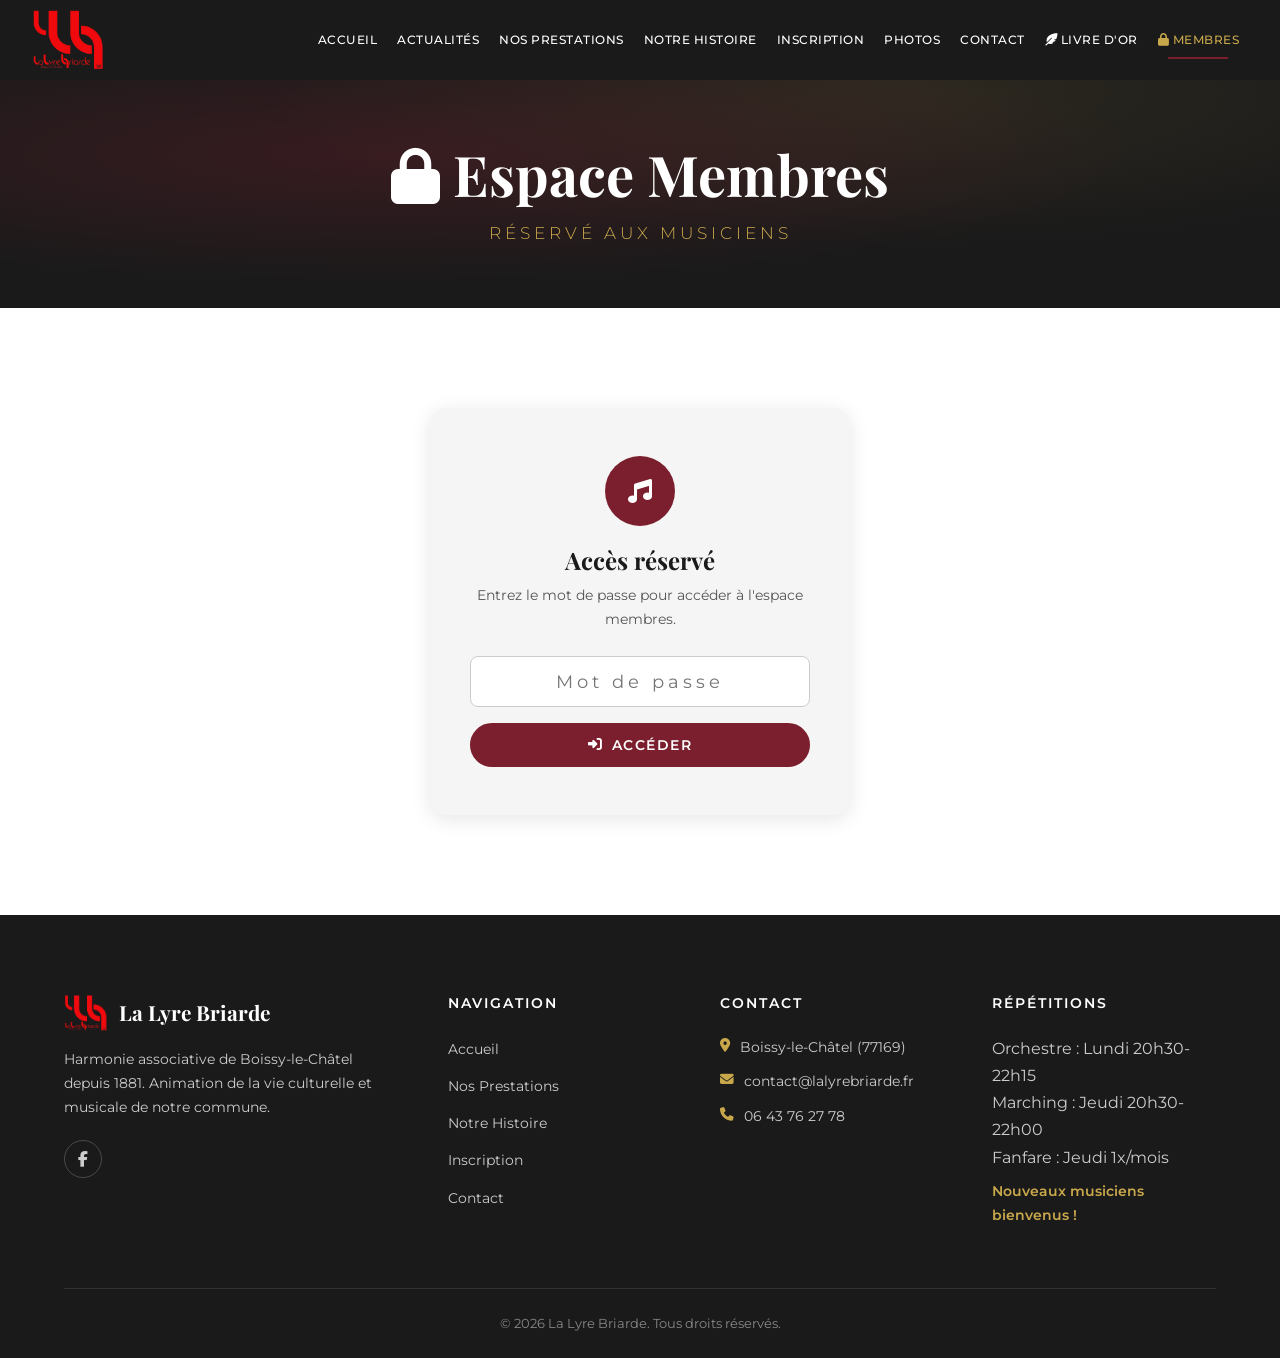
<file: membres.html>
<!DOCTYPE html>
<html lang="fr">
<head>
    <meta charset="UTF-8">
    <meta name="viewport" content="width=device-width, initial-scale=1.0">
    <title>Espace Membres | La Lyre Briarde</title>
    <link rel="icon" type="image/png" sizes="32x32" href="favicon-32x32.png">
    <link rel="icon" type="image/png" sizes="16x16" href="favicon-16x16.png">
    <link rel="apple-touch-icon" href="apple-touch-icon.png">
    <link rel="stylesheet" href="css/style.css?v=11">
    <link rel="preconnect" href="https://fonts.googleapis.com">
    <link rel="preconnect" href="https://fonts.gstatic.com" crossorigin>
    <link href="https://fonts.googleapis.com/css2?family=Playfair+Display:wght@400;700;900&family=Montserrat:wght@300;400;500;600;700&display=swap" rel="stylesheet">
    <link rel="stylesheet" href="https://cdnjs.cloudflare.com/ajax/libs/font-awesome/6.5.1/css/all.min.css">
</head>
<body>
    <!-- Header -->
    <header class="site-header" id="header">
        <div class="header-inner">
            <a href="/" class="logo">
                <img src="images/logo.png" alt="La Lyre Briarde" class="logo-img">
            </a>
            <nav class="main-nav" id="mainNav">
                <a href="/" class="nav-link">Accueil</a>
                <a href="actualites.html" class="nav-link">Actualit&eacute;s</a>
                <a href="prestations.html" class="nav-link">Nos Prestations</a>
                <a href="histoire.html" class="nav-link">Notre Histoire</a>
                <a href="https://docs.google.com/forms/d/e/1FAIpQLScF4wkg2yJXOuZyUAzOyusxgAAwP7Nxy-uAHNmkELwe1u_eYw/viewform" class="nav-link" target="_blank" rel="noopener">Inscription</a>
                <a href="photos.html" class="nav-link">Photos</a>
                <a href="contact.html" class="nav-link">Contact</a>
                <a href="livre-dor.html" class="nav-link"><i class="fas fa-feather-alt"></i> Livre d'Or</a>
                <a href="membres.html" class="nav-link active"><i class="fas fa-lock"></i> Membres</a>
            </nav>
            <button class="hamburger" id="hamburger" aria-label="Menu">
                <span></span><span></span><span></span>
            </button>
        </div>
    </header>

    <!-- Page Header -->
    <section class="page-header">
        <h1><i class="fas fa-lock"></i> Espace Membres</h1>
        <p>R&eacute;serv&eacute; aux musiciens</p>
    </section>

    <!-- Login Screen -->
    <section class="section" id="loginSection">
        <div class="container">
            <div class="login-wrapper">
                <div class="login-card">
                    <div class="login-icon">
                        <i class="fas fa-music"></i>
                    </div>
                    <h2>Acc&egrave;s r&eacute;serv&eacute;</h2>
                    <p>Entrez le mot de passe pour acc&eacute;der &agrave; l'espace membres.</p>
                    <form id="loginForm">
                        <div class="form-group">
                            <input type="password" id="passwordInput" placeholder="Mot de passe" required>
                        </div>
                        <button type="submit" class="btn btn-primary" style="width: 100%; justify-content: center;">
                            <i class="fas fa-sign-in-alt"></i> Acc&eacute;der
                        </button>
                        <p class="login-error" id="loginError" style="display: none;">
                            <i class="fas fa-exclamation-circle"></i> Mot de passe incorrect
                        </p>
                    </form>
                </div>
            </div>
        </div>
    </section>

    <!-- Members Content (hidden by default) -->
    <section class="section" id="membersContent" style="display: none;">
        <div class="container">
            <div class="section-header">
                <span class="section-tag">Bienvenue</span>
                <h2 class="section-title">Espace Membres</h2>
                <div class="section-divider"></div>
            </div>

            <!-- Prochaines répétitions (rempli automatiquement par le JS) -->
            <div class="members-alert">
                <i class="fas fa-calendar-check"></i>
                <div id="nextRehearsals">
                    <strong>Prochaines r&eacute;p&eacute;titions</strong>
                    <br><span class="members-alert-sub">Salle des f&ecirc;tes de Boissy-le-Ch&acirc;tel</span>
                </div>
            </div>

            <!-- Onglets formations -->
            <div class="formations-tabs">
                <button class="formation-tab active" data-tab="annonces"><i class="fas fa-calendar-alt"></i> Planning</button>
                <button class="formation-tab" data-tab="orchestre"><i class="fas fa-music"></i> Orchestre</button>
                <button class="formation-tab" data-tab="marching"><i class="fas fa-person-walking"></i> Marching</button>
                <button class="formation-tab" data-tab="fanfare"><i class="fas fa-landmark"></i> Fanfare</button>
            </div>

            <!-- === TAB ANNONCES === -->
            <div class="formation-content active" id="tab-annonces">

            <!-- Planning -->
            <div class="members-section">
                <h3><i class="fas fa-calendar-alt"></i> Planning</h3>
                <div class="members-table-wrapper">
                    <table class="members-table">
                        <thead>
                            <tr>
                                <th>Date</th>
                                <th>&Eacute;v&eacute;nement</th>
                                <th>Lieu</th>
                                <th>Heure</th>
                            </tr>
                        </thead>
                        <tbody id="planningBody">
                            <tr data-date="2026-06-21"><td>21/06/2026</td><td>F&ecirc;te de la Musique</td><td>Boissy-le-Ch&acirc;tel</td><td>&mdash;</td></tr>
                            <tr data-date="2026-07-04"><td>04/07/2026</td><td>Marching'Band</td><td>Sammeron</td><td>&mdash;</td></tr>
                            <tr data-date="2026-07-12"><td>12/07/2026</td><td>Marching'Band</td><td>Charly-sur-Marne</td><td>&mdash;</td></tr>
                            <tr data-date="2026-07-13"><td>13/07/2026</td><td>Marching'Band</td><td>Boissy-le-Ch&acirc;tel</td><td>&mdash;</td></tr>
                            <tr data-date="2026-07-14"><td>14/07/2026</td><td>Marching'Band</td><td>La Fert&eacute;-sous-Jouarre</td><td>&mdash;</td></tr>
                            <tr data-date="2026-07-14"><td>14/07/2026</td><td>Fanfare</td><td>La Fert&eacute;-sous-Jouarre / Chailly-en-Brie / Boissy-le-Ch&acirc;tel</td><td>&mdash;</td></tr>
                            <tr data-date="2026-08-30"><td>30/08/2026</td><td>Marching'Band</td><td>Montbrieux</td><td>&mdash;</td></tr>
                            <tr data-date="2026-09-18"><td>18/09/2026</td><td>Marching'Band</td><td>Croissy-Beaubourg</td><td>&mdash;</td></tr>
                            <tr data-date="2026-10-24"><td>24/10/2026</td><td>Octobre Rose</td><td>H&ocirc;pital de Forcilles &middot; F&eacute;rolles-Attilly</td><td>&mdash;</td></tr>
                            <tr class="members-table-highlight" data-date="2026-11-08"><td>08/11/2026</td><td><strong>Concert CMF</strong></td><td>Beaumont-sur-Oise</td><td>&mdash;</td></tr>
                            <tr class="members-table-highlight" data-date="2026-11-21"><td>21/11/2026</td><td><strong>Concert Sainte-C&eacute;cile</strong></td><td>Saint-Jean-les-Deux-Jumeaux</td><td>&mdash;</td></tr>
                            <tr class="members-table-highlight" data-date="2026-11-28"><td>28/11/2026</td><td><strong>Concert Sainte-C&eacute;cile</strong></td><td>Boissy-le-Ch&acirc;tel</td><td>&mdash;</td></tr>
                            <tr data-date="2026-11-28"><td>28/11/2026</td><td>Marching'Band</td><td>Mareuil-l&egrave;s-Meaux</td><td>17h00 - 18h45</td></tr>
                            <tr class="members-table-highlight" data-date="2026-12-19"><td>19/12/2026</td><td><strong>Concert de l'Harmonie</strong></td><td>&Eacute;glise de Tr&eacute;lou-sur-Marne</td><td>&mdash;</td></tr>
                            <tr class="members-table-highlight" data-date="2027-01-17"><td>17/01/2027</td><td><strong>Concert du Jour de l'An</strong></td><td>Sucrerie de Coulommiers</td><td>&mdash;</td></tr>
                            <tr class="members-table-highlight" data-date="2027-03-21"><td>21/03/2027</td><td><strong>Concert</strong></td><td>Pontault-Combault</td><td>&mdash;</td></tr>
                            <tr class="members-table-highlight" data-date="2027-03-28"><td>28/03/2027</td><td><strong>Concert Caritatif</strong></td><td>Brie-Comte-Robert</td><td>&mdash;</td></tr>
                            <tr data-date="2027-11-14"><td>14/11/2027</td><td>Rencontre FM77</td><td>Vaires-sur-Marne</td><td>&mdash;</td></tr>
                        </tbody>
                    </table>
                </div>
            </div>

            <!-- Infos pratiques -->
            <div class="members-section">
                <h3><i class="fas fa-info-circle"></i> Infos pratiques</h3>
                <div class="info-boxes">
                    <div class="info-box">
                        <h3><i class="fas fa-music"></i> Orchestre</h3>
                        <ul>
                            <li>Lundi 20h30 &agrave; 22h15</li>
                            <li>Salle des f&ecirc;tes de Boissy-le-Ch&acirc;tel</li>
                        </ul>
                    </div>
                    <div class="info-box">
                        <h3><i class="fas fa-person-walking"></i> Marching' Band</h3>
                        <ul>
                            <li>Jeudi 20h30 &agrave; 22h00</li>
                            <li>Salle des f&ecirc;tes de Boissy-le-Ch&acirc;tel</li>
                        </ul>
                    </div>
                    <div class="info-box">
                        <h3><i class="fas fa-landmark"></i> Fanfare</h3>
                        <ul>
                            <li>Jeudi 20h30 &agrave; 22h00</li>
                            <li>1 fois par mois</li>
                            <li>Salle des f&ecirc;tes de Boissy-le-Ch&acirc;tel</li>
                        </ul>
                    </div>
                </div>
            </div>

            <!-- Documents -->
            <div class="members-section">
                <h3><i class="fas fa-folder-open"></i> Documents de l'association</h3>
                <p style="margin-bottom: 14px;">Les documents officiels de La Lyre Briarde :</p>
                <a href="documents/statuts-lyre-briarde.pdf" target="_blank" class="btn btn-outline"><i class="fas fa-file-pdf"></i> Statuts de La Lyre Briarde (PDF)</a>
            </div>

            </div><!-- fin tab annonces -->

            <!-- === TAB ORCHESTRE === -->
            <div class="formation-content" id="tab-orchestre">
                <div class="members-section">
                    <h3><i class="fas fa-file-audio"></i> Partitions Fil'Harmonie Orchestra</h3>
                    <p class="field-hint" style="margin-top:-8px; margin-bottom:8px;">Liste synchronis&eacute;e en direct depuis le tableau partag&eacute; des membres &mdash; modifiable par les membres.</p>
                    <p class="field-hint" style="margin-bottom:20px;"><i class="fas fa-print" style="color:var(--gold);"></i> Si 2 pages sont sur la m&ecirc;me feuille, imprimez en A3, recto verso sur les bords courts.</p>
                    <div id="partitionsOrchestre"><p style="color:#888;"><i class="fas fa-spinner fa-spin"></i> Chargement des partitions...</p></div>
                    <p class="partitions-legend">
                        <span class="partition-status ready"></span> Disponible sur le Drive &nbsp;&nbsp;
                        <span class="partition-status wip"></span> Pas encore sur le Drive
                    </p>
                </div>
            </div><!-- fin tab orchestre -->

            <!-- === TAB MARCHING === -->
            <div class="formation-content" id="tab-marching">
                <div class="members-section">
                    <h3><i class="fas fa-file-audio"></i> Partitions Marching' Band</h3>
                    <p class="field-hint" style="margin-top:-8px; margin-bottom:20px;">Liste synchronis&eacute;e en direct depuis le tableau partag&eacute; des membres &mdash; modifiable par les membres.</p>
                    <div id="partitionsMarching"><p style="color:#888;"><i class="fas fa-spinner fa-spin"></i> Chargement des partitions...</p></div>
                    <p class="partitions-legend">
                        <span class="partition-status ready"></span> Disponible sur le Drive &nbsp;&nbsp;
                        <span class="partition-status wip"></span> Pas encore sur le Drive
                    </p>
                </div>
            </div><!-- fin tab marching -->

            <!-- === TAB FANFARE === -->
            <div class="formation-content" id="tab-fanfare">
                <div class="members-section">
                    <h3><i class="fas fa-file-audio"></i> Partitions Fanfare</h3>
                    <p class="field-hint" style="margin-top:-8px; margin-bottom:20px;">Liste synchronis&eacute;e en direct depuis le tableau partag&eacute; des membres &mdash; modifiable par les membres.</p>
                    <div id="partitionsFanfare"><p style="color:#888;"><i class="fas fa-spinner fa-spin"></i> Chargement des partitions...</p></div>
                    <p class="partitions-legend">
                        <span class="partition-status ready"></span> Disponible sur le Drive &nbsp;&nbsp;
                        <span class="partition-status wip"></span> Pas encore sur le Drive
                    </p>
                </div>
            </div><!-- fin tab fanfare -->

            <!-- Déconnexion -->
            <div style="text-align: center; margin-top: 40px;">
                <button class="btn btn-outline" id="logoutBtn">
                    <i class="fas fa-sign-out-alt"></i> Se d&eacute;connecter
                </button>
            </div>
        </div>
    </section>

    <!-- Footer -->
    <footer class="site-footer">
        <div class="container">
            <div class="footer-grid">
                <div class="footer-col footer-about">
                    <div class="footer-logo"><img src="images/logo.png" alt="La Lyre Briarde" class="footer-logo-img"><span>La Lyre Briarde</span></div>
                    <p>Harmonie associative de Boissy-le-Ch&acirc;tel depuis 1881. Animation de la vie culturelle et musicale de notre commune.</p>
                    <div class="footer-socials">
                        <a href="https://www.facebook.com/lalyre.briarde.77" target="_blank" rel="noopener" aria-label="Facebook"><i class="fab fa-facebook-f"></i></a>
                    </div>
                </div>
                <div class="footer-col">
                    <h4>Navigation</h4>
                    <ul>
                        <li><a href="/">Accueil</a></li>
                        <li><a href="prestations.html">Nos Prestations</a></li>
                        <li><a href="histoire.html">Notre Histoire</a></li>
                        <li><a href="https://docs.google.com/forms/d/e/1FAIpQLScF4wkg2yJXOuZyUAzOyusxgAAwP7Nxy-uAHNmkELwe1u_eYw/viewform" target="_blank" rel="noopener">Inscription</a></li>
                        <li><a href="contact.html">Contact</a></li>
                    </ul>
                </div>
                <div class="footer-col">
                    <h4>Contact</h4>
                    <ul class="footer-contact">
                        <li><i class="fas fa-map-marker-alt"></i> Boissy-le-Ch&acirc;tel (77169)</li>
                        <li><i class="fas fa-envelope"></i> contact@lalyrebriarde.fr</li>
                        <li><i class="fas fa-phone"></i> 06 43 76 27 78</li>
                    </ul>
                </div>
                <div class="footer-col">
                    <h4>R&eacute;p&eacute;titions</h4>
                    <p>Orchestre : Lundi 20h30-22h15<br>Marching : Jeudi 20h30-22h00<br>Fanfare : Jeudi 1x/mois</p>
                    <p class="footer-highlight">Nouveaux musiciens bienvenus !</p>
                </div>
            </div>
            <div class="footer-bottom">
                <p>&copy; 2026 La Lyre Briarde. Tous droits r&eacute;serv&eacute;s.</p>
            </div>
        </div>
    </footer>

    <script src="js/main.js?v=11"></script>
    <script>
        // Members password protection
        const PASS_HASH = '03ac674216f3e15c761ee1a5e77f3bdb4dc7d1b3dc310a9e';

        function simpleHash(str) {
            let hash = 0;
            for (let i = 0; i < str.length; i++) {
                const char = str.charCodeAt(i);
                hash = ((hash << 5) - hash) + char;
                hash |= 0;
            }
            return hash.toString();
        }

        const loginForm = document.getElementById('loginForm');
        const loginSection = document.getElementById('loginSection');
        const membersContent = document.getElementById('membersContent');
        const loginError = document.getElementById('loginError');
        const logoutBtn = document.getElementById('logoutBtn');

        // Check if already logged in
        if (sessionStorage.getItem('membres_auth') === 'true') {
            loginSection.style.display = 'none';
            membersContent.style.display = 'block';
        }

        loginForm.addEventListener('submit', (e) => {
            e.preventDefault();
            const password = document.getElementById('passwordInput').value;

            if (password === 'LLB77169') {
                sessionStorage.setItem('membres_auth', 'true');
                loginSection.style.display = 'none';
                membersContent.style.display = 'block';
                loginError.style.display = 'none';
            } else {
                loginError.style.display = 'block';
                document.getElementById('passwordInput').value = '';
                document.getElementById('passwordInput').focus();
            }
        });

        // Formation tabs
        document.querySelectorAll('.formation-tab').forEach(tab => {
            tab.addEventListener('click', () => {
                // Remove active from all tabs and contents
                document.querySelectorAll('.formation-tab').forEach(t => t.classList.remove('active'));
                document.querySelectorAll('.formation-content').forEach(c => c.classList.remove('active'));
                // Activate clicked tab and its content
                tab.classList.add('active');
                document.getElementById('tab-' + tab.dataset.tab).classList.add('active');
            });
        });

        logoutBtn.addEventListener('click', () => {
            sessionStorage.removeItem('membres_auth');
            loginSection.style.display = 'block';
            membersContent.style.display = 'none';
            document.getElementById('passwordInput').value = '';
        });
    </script>
</body>
</html>
</file>
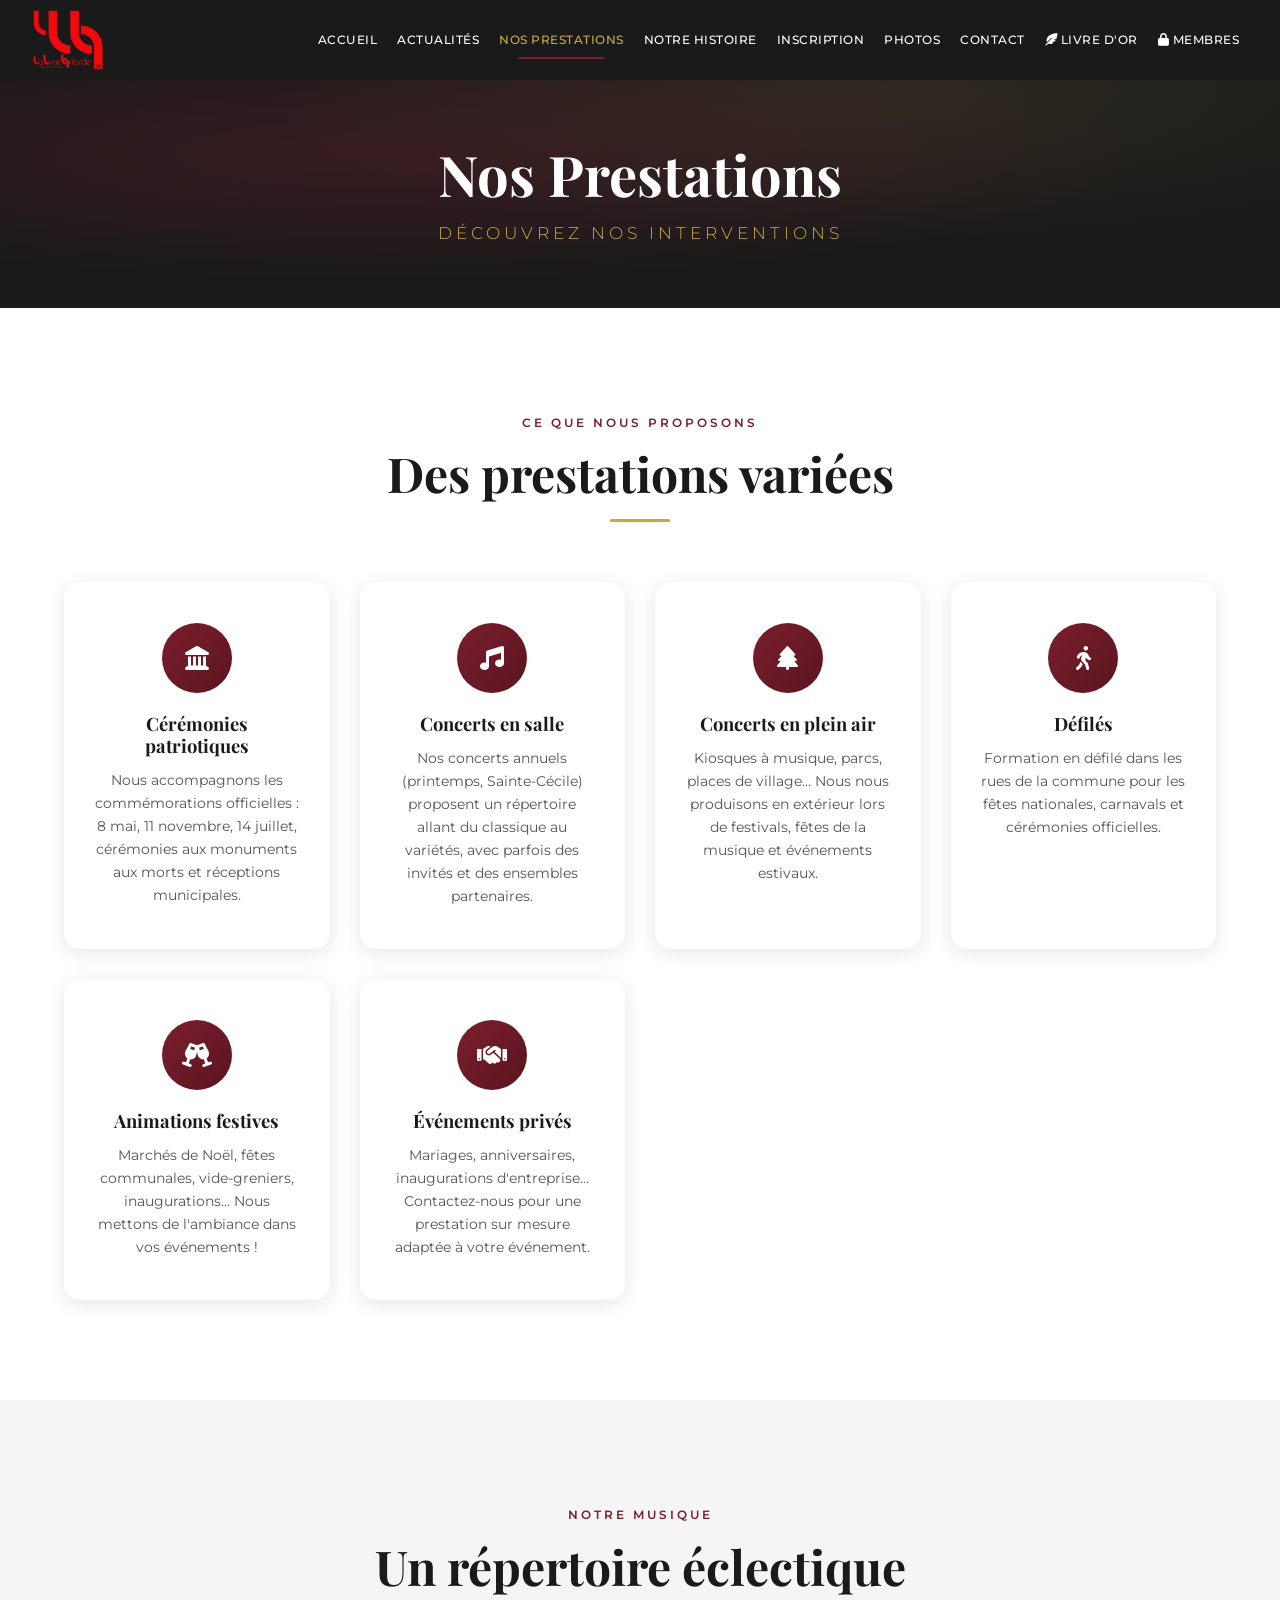
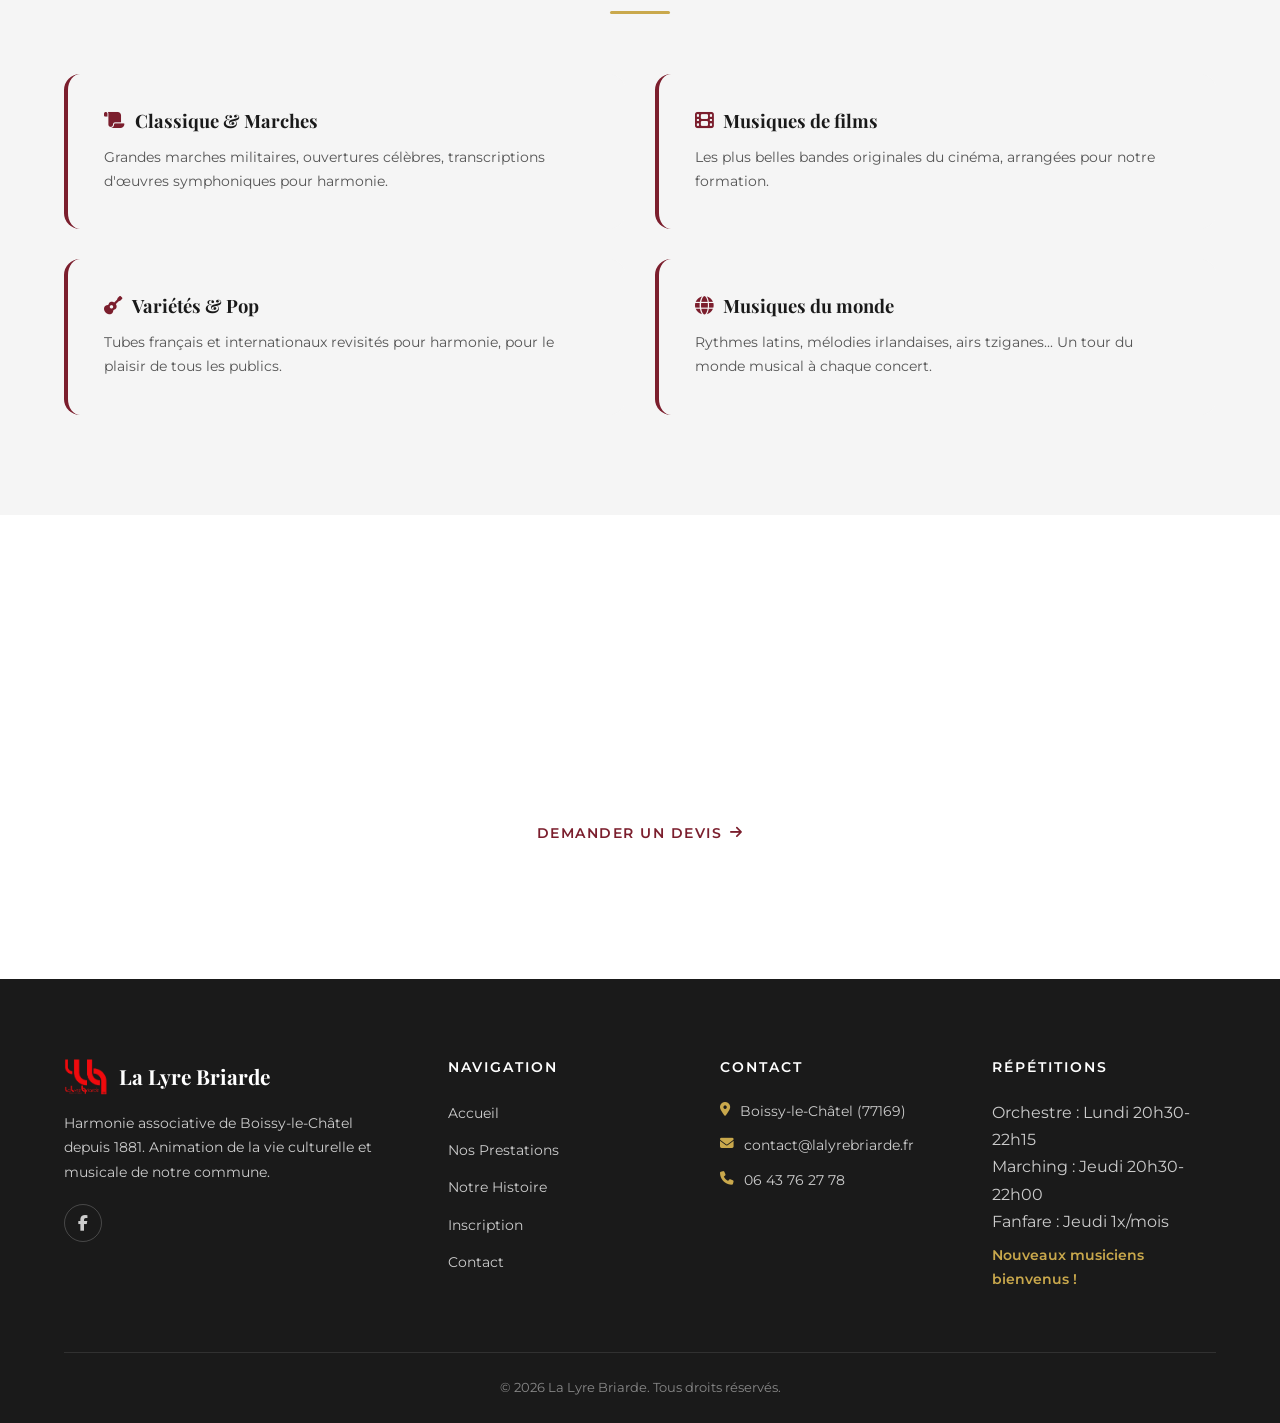
<file: prestations.html>
<!DOCTYPE html>
<html lang="fr">
<head>
    <meta charset="UTF-8">
    <meta name="viewport" content="width=device-width, initial-scale=1.0">
    <title>Nos Prestations | La Lyre Briarde</title>
    <link rel="icon" type="image/png" sizes="32x32" href="favicon-32x32.png">
    <link rel="icon" type="image/png" sizes="16x16" href="favicon-16x16.png">
    <link rel="apple-touch-icon" href="apple-touch-icon.png">
    <link rel="stylesheet" href="css/style.css?v=11">
    <link rel="preconnect" href="https://fonts.googleapis.com">
    <link rel="preconnect" href="https://fonts.gstatic.com" crossorigin>
    <link href="https://fonts.googleapis.com/css2?family=Playfair+Display:wght@400;700;900&family=Montserrat:wght@300;400;500;600;700&display=swap" rel="stylesheet">
    <link rel="stylesheet" href="https://cdnjs.cloudflare.com/ajax/libs/font-awesome/6.5.1/css/all.min.css">
</head>
<body>
    <!-- Header -->
    <header class="site-header" id="header">
        <div class="header-inner">
            <a href="/" class="logo">
                <img src="images/logo.png" alt="La Lyre Briarde" class="logo-img">
            </a>
            <nav class="main-nav" id="mainNav">
                <a href="/" class="nav-link">Accueil</a>
                <a href="actualites.html" class="nav-link">Actualit&eacute;s</a>
                <a href="prestations.html" class="nav-link active">Nos Prestations</a>
                <a href="histoire.html" class="nav-link">Notre Histoire</a>
                <a href="https://docs.google.com/forms/d/e/1FAIpQLScF4wkg2yJXOuZyUAzOyusxgAAwP7Nxy-uAHNmkELwe1u_eYw/viewform" class="nav-link" target="_blank" rel="noopener">Inscription</a>
                <a href="photos.html" class="nav-link">Photos</a>
                <a href="contact.html" class="nav-link">Contact</a>
                <a href="livre-dor.html" class="nav-link"><i class="fas fa-feather-alt"></i> Livre d'Or</a>
                <a href="membres.html" class="nav-link"><i class="fas fa-lock"></i> Membres</a>
            </nav>
            <button class="hamburger" id="hamburger" aria-label="Menu">
                <span></span><span></span><span></span>
            </button>
        </div>
    </header>

    <!-- Page Header -->
    <section class="page-header">
        <h1>Nos Prestations</h1>
        <p>D&eacute;couvrez nos interventions</p>
    </section>

    <!-- Prestations détaillées -->
    <section class="section">
        <div class="container">
            <div class="section-header">
                <span class="section-tag">Ce que nous proposons</span>
                <h2 class="section-title">Des prestations vari&eacute;es</h2>
                <div class="section-divider"></div>
            </div>

            <div class="prestations-grid">
                <div class="prestation-card">
                    <div class="prestation-icon"><i class="fas fa-landmark"></i></div>
                    <h3>C&eacute;r&eacute;monies patriotiques</h3>
                    <p>Nous accompagnons les comm&eacute;morations officielles : 8 mai, 11 novembre, 14 juillet, c&eacute;r&eacute;monies aux monuments aux morts et r&eacute;ceptions municipales.</p>
                </div>
                <div class="prestation-card">
                    <div class="prestation-icon"><i class="fas fa-music"></i></div>
                    <h3>Concerts en salle</h3>
                    <p>Nos concerts annuels (printemps, Sainte-C&eacute;cile) proposent un r&eacute;pertoire allant du classique au vari&eacute;t&eacute;s, avec parfois des invit&eacute;s et des ensembles partenaires.</p>
                </div>
                <div class="prestation-card">
                    <div class="prestation-icon"><i class="fas fa-tree"></i></div>
                    <h3>Concerts en plein air</h3>
                    <p>Kiosques &agrave; musique, parcs, places de village... Nous nous produisons en ext&eacute;rieur lors de festivals, f&ecirc;tes de la musique et &eacute;v&eacute;nements estivaux.</p>
                </div>
                <div class="prestation-card">
                    <div class="prestation-icon"><i class="fas fa-person-walking"></i></div>
                    <h3>D&eacute;fil&eacute;s</h3>
                    <p>Formation en d&eacute;fil&eacute; dans les rues de la commune pour les f&ecirc;tes nationales, carnavals et c&eacute;r&eacute;monies officielles.</p>
                </div>
                <div class="prestation-card">
                    <div class="prestation-icon"><i class="fas fa-champagne-glasses"></i></div>
                    <h3>Animations festives</h3>
                    <p>March&eacute;s de No&euml;l, f&ecirc;tes communales, vide-greniers, inaugurations... Nous mettons de l'ambiance dans vos &eacute;v&eacute;nements !</p>
                </div>
                <div class="prestation-card">
                    <div class="prestation-icon"><i class="fas fa-handshake"></i></div>
                    <h3>&Eacute;v&eacute;nements priv&eacute;s</h3>
                    <p>Mariages, anniversaires, inaugurations d'entreprise... Contactez-nous pour une prestation sur mesure adapt&eacute;e &agrave; votre &eacute;v&eacute;nement.</p>
                </div>
            </div>
        </div>
    </section>

    <!-- Répertoire -->
    <section class="section" style="background: var(--gray-100);">
        <div class="container">
            <div class="section-header">
                <span class="section-tag">Notre musique</span>
                <h2 class="section-title">Un r&eacute;pertoire &eacute;clectique</h2>
                <div class="section-divider"></div>
            </div>
            <div class="info-boxes">
                <div class="info-box">
                    <h3><i class="fas fa-scroll"></i> Classique &amp; Marches</h3>
                    <p>Grandes marches militaires, ouvertures c&eacute;l&egrave;bres, transcriptions d'&oelig;uvres symphoniques pour harmonie.</p>
                </div>
                <div class="info-box">
                    <h3><i class="fas fa-film"></i> Musiques de films</h3>
                    <p>Les plus belles bandes originales du cin&eacute;ma, arrang&eacute;es pour notre formation.</p>
                </div>
                <div class="info-box">
                    <h3><i class="fas fa-guitar"></i> Vari&eacute;t&eacute;s &amp; Pop</h3>
                    <p>Tubes fran&ccedil;ais et internationaux revisit&eacute;s pour harmonie, pour le plaisir de tous les publics.</p>
                </div>
                <div class="info-box">
                    <h3><i class="fas fa-globe"></i> Musiques du monde</h3>
                    <p>Rythmes latins, m&eacute;lodies irlandaises, airs tziganes... Un tour du monde musical &agrave; chaque concert.</p>
                </div>
            </div>
        </div>
    </section>

    <!-- CTA -->
    <section class="section section-join">
        <div class="join-overlay"></div>
        <div class="container">
            <div class="join-content">
                <h2>Vous organisez un &eacute;v&eacute;nement ?</h2>
                <p>Contactez-nous pour discuter de votre projet. Nous serons ravis de vous proposer une prestation adapt&eacute;e &agrave; vos besoins.</p>
                <a href="contact.html" class="btn btn-white">Demander un devis <i class="fas fa-arrow-right"></i></a>
            </div>
        </div>
    </section>

    <!-- Footer -->
    <footer class="site-footer">
        <div class="container">
            <div class="footer-grid">
                <div class="footer-col footer-about">
                    <div class="footer-logo"><img src="images/logo.png" alt="La Lyre Briarde" class="footer-logo-img"><span>La Lyre Briarde</span></div>
                    <p>Harmonie associative de Boissy-le-Ch&acirc;tel depuis 1881. Animation de la vie culturelle et musicale de notre commune.</p>
                    <div class="footer-socials">
                        <a href="https://www.facebook.com/lalyre.briarde.77" target="_blank" rel="noopener" aria-label="Facebook"><i class="fab fa-facebook-f"></i></a>
                    </div>
                </div>
                <div class="footer-col">
                    <h4>Navigation</h4>
                    <ul>
                        <li><a href="/">Accueil</a></li>
                        <li><a href="prestations.html">Nos Prestations</a></li>
                        <li><a href="histoire.html">Notre Histoire</a></li>
                        <li><a href="https://docs.google.com/forms/d/e/1FAIpQLScF4wkg2yJXOuZyUAzOyusxgAAwP7Nxy-uAHNmkELwe1u_eYw/viewform" target="_blank" rel="noopener">Inscription</a></li>
                        <li><a href="contact.html">Contact</a></li>
                    </ul>
                </div>
                <div class="footer-col">
                    <h4>Contact</h4>
                    <ul class="footer-contact">
                        <li><i class="fas fa-map-marker-alt"></i> Boissy-le-Ch&acirc;tel (77169)</li>
                        <li><i class="fas fa-envelope"></i> contact@lalyrebriarde.fr</li>
                        <li><i class="fas fa-phone"></i> 06 43 76 27 78</li>
                    </ul>
                </div>
                <div class="footer-col">
                    <h4>R&eacute;p&eacute;titions</h4>
                    <p>Orchestre : Lundi 20h30-22h15<br>Marching : Jeudi 20h30-22h00<br>Fanfare : Jeudi 1x/mois</p>
                    <p class="footer-highlight">Nouveaux musiciens bienvenus !</p>
                </div>
            </div>
            <div class="footer-bottom">
                <p>&copy; 2026 La Lyre Briarde. Tous droits r&eacute;serv&eacute;s.</p>
            </div>
        </div>
    </footer>
    <script src="js/main.js?v=11"></script>
</body>
</html>
</file>
<file: css/style.css>
/* ============================
   LA LYRE BRIARD - Stylesheet
   ============================ */

/* --- Reset & Base --- */
*, *::before, *::after {
    margin: 0;
    padding: 0;
    box-sizing: border-box;
}

:root {
    --primary: #7B1E2D;
    --primary-dark: #5A1520;
    --primary-light: #9E3040;
    --gold: #C9A84C;
    --gold-light: #E0C97A;
    --dark: #1A1A1A;
    --dark-lighter: #2A2A2A;
    --gray-900: #333333;
    --gray-700: #555555;
    --gray-500: #888888;
    --gray-300: #CCCCCC;
    --gray-100: #F5F5F5;
    --white: #FFFFFF;
    --shadow: 0 4px 20px rgba(0,0,0,0.1);
    --shadow-lg: 0 10px 40px rgba(0,0,0,0.15);
    --radius: 8px;
    --radius-lg: 16px;
    --transition: 0.3s cubic-bezier(0.4, 0, 0.2, 1);
    --header-height: 80px;
}

html {
    scroll-behavior: smooth;
    font-size: 16px;
}

body {
    font-family: 'Montserrat', -apple-system, BlinkMacSystemFont, sans-serif;
    color: var(--gray-900);
    background: var(--white);
    line-height: 1.7;
    overflow-x: hidden;
}

h1, h2, h3, h4, h5, h6 {
    font-family: 'Playfair Display', Georgia, serif;
    line-height: 1.2;
    color: var(--dark);
}

a {
    text-decoration: none;
    color: inherit;
    transition: color var(--transition);
}

img {
    max-width: 100%;
    height: auto;
    display: block;
}

.container {
    max-width: 1200px;
    margin: 0 auto;
    padding: 0 24px;
}

/* --- Header --- */
.site-header {
    position: fixed;
    top: 0;
    left: 0;
    right: 0;
    z-index: 1000;
    background: var(--dark);
    height: var(--header-height);
    transition: all var(--transition);
}

.site-header.scrolled {
    background: rgba(26, 26, 26, 0.97);
    backdrop-filter: blur(10px);
    box-shadow: 0 2px 20px rgba(0,0,0,0.3);
    height: 65px;
}

.header-inner {
    max-width: 1400px;
    margin: 0 auto;
    padding: 0 32px;
    height: 100%;
    display: flex;
    align-items: center;
    justify-content: space-between;
}

.logo {
    display: flex;
    align-items: center;
    z-index: 1001;
}

.logo-img {
    height: 60px;
    width: auto;
    transition: transform var(--transition);
}

.site-header.scrolled .logo-img {
    height: 48px;
}

.logo:hover .logo-img {
    transform: scale(1.05);
}

/* Navigation */
.main-nav {
    display: flex;
    align-items: center;
    gap: 2px;
}

.nav-link {
    color: var(--white);
    font-size: 0.78rem;
    font-weight: 500;
    text-transform: uppercase;
    letter-spacing: 0.5px;
    padding: 8px 9px;
    position: relative;
    white-space: nowrap;
    transition: color var(--transition);
}

.nav-link::after {
    content: '';
    position: absolute;
    bottom: 0;
    left: 50%;
    transform: translateX(-50%);
    width: 0;
    height: 2px;
    background: var(--primary);
    transition: width var(--transition);
}

.nav-link:hover,
.nav-link.active {
    color: var(--gold);
}

.nav-link:hover::after,
.nav-link.active::after {
    width: 60%;
}

/* Hamburger */
.hamburger {
    display: none;
    flex-direction: column;
    gap: 5px;
    background: none;
    border: none;
    cursor: pointer;
    padding: 8px;
    z-index: 1001;
}

.hamburger span {
    display: block;
    width: 28px;
    height: 2px;
    background: var(--white);
    transition: all var(--transition);
    transform-origin: center;
}

.hamburger.active span:nth-child(1) {
    transform: rotate(45deg) translate(5px, 5px);
}

.hamburger.active span:nth-child(2) {
    opacity: 0;
}

.hamburger.active span:nth-child(3) {
    transform: rotate(-45deg) translate(5px, -5px);
}

/* --- Hero --- */
.hero {
    position: relative;
    height: 100vh;
    min-height: 600px;
    display: flex;
    align-items: center;
    justify-content: center;
    background:
        linear-gradient(135deg, rgba(123,30,45,0.78) 0%, rgba(26,26,26,0.85) 100%),
        url('../images/hero-bg.jpg');
    background-size: cover;
    background-position: center;
    overflow: hidden;
}

.hero::before {
    content: '';
    position: absolute;
    top: 0;
    left: 0;
    right: 0;
    bottom: 0;
    background:
        radial-gradient(ellipse at 20% 50%, rgba(123,30,45,0.3) 0%, transparent 60%),
        radial-gradient(ellipse at 80% 20%, rgba(201,168,76,0.15) 0%, transparent 50%);
    z-index: 1;
}

.hero-overlay {
    position: absolute;
    top: 0;
    left: 0;
    right: 0;
    bottom: 0;
    background: url('data:image/svg+xml,<svg xmlns="http://www.w3.org/2000/svg" width="60" height="60"><circle cx="30" cy="30" r="1" fill="rgba(255,255,255,0.03)"/></svg>');
    z-index: 1;
}

.hero-content {
    position: relative;
    z-index: 2;
    text-align: center;
    padding: 0 24px;
    animation: fadeInUp 1s ease-out;
}

.hero-badge {
    margin-bottom: 32px;
}

.hero-logo-img {
    width: 180px;
    height: auto;
    margin: 0 auto;
}

.hero-title {
    font-size: clamp(2.5rem, 6vw, 4.5rem);
    color: var(--white);
    margin-bottom: 8px;
    font-weight: 900;
    letter-spacing: 1px;
}

.hero-subtitle {
    font-size: clamp(1rem, 2vw, 1.3rem);
    color: var(--gold);
    text-transform: uppercase;
    letter-spacing: 6px;
    font-weight: 300;
    margin-bottom: 40px;
}

.hero-btn {
    font-size: 1rem;
    padding: 16px 40px;
}

.hero-socials {
    margin-top: 40px;
    display: flex;
    justify-content: center;
    gap: 16px;
}

.social-link {
    width: 44px;
    height: 44px;
    border: 1px solid rgba(255,255,255,0.3);
    border-radius: 50%;
    display: flex;
    align-items: center;
    justify-content: center;
    color: var(--white);
    font-size: 1rem;
    transition: all var(--transition);
}

.social-link:hover {
    background: var(--primary);
    border-color: var(--primary);
    transform: translateY(-3px);
}

.hero-scroll {
    position: absolute;
    bottom: 30px;
    left: 50%;
    transform: translateX(-50%);
    z-index: 2;
    animation: bounce 2s ease-in-out infinite;
}

.hero-scroll a {
    color: rgba(255,255,255,0.5);
    font-size: 1.5rem;
}

/* --- Buttons --- */
.btn {
    display: inline-flex;
    align-items: center;
    gap: 8px;
    padding: 12px 28px;
    border-radius: 50px;
    font-family: 'Montserrat', sans-serif;
    font-size: 0.85rem;
    font-weight: 600;
    text-transform: uppercase;
    letter-spacing: 1.5px;
    border: 2px solid transparent;
    cursor: pointer;
    transition: all var(--transition);
}

.btn-primary {
    background: var(--primary);
    color: var(--white);
    border-color: var(--primary);
}

.btn-primary:hover {
    background: var(--primary-dark);
    border-color: var(--primary-dark);
    transform: translateY(-2px);
    box-shadow: 0 6px 20px rgba(123,30,45,0.4);
}

.btn-outline {
    background: transparent;
    color: var(--primary);
    border-color: var(--primary);
}

.btn-outline:hover {
    background: var(--primary);
    color: var(--white);
    transform: translateY(-2px);
}

.btn-white {
    background: var(--white);
    color: var(--primary);
    border-color: var(--white);
}

.btn-white:hover {
    background: transparent;
    color: var(--white);
    transform: translateY(-2px);
}

.btn-outline-white {
    background: transparent;
    color: var(--white);
    border-color: rgba(255,255,255,0.5);
}

.btn-outline-white:hover {
    background: var(--white);
    color: var(--primary);
    transform: translateY(-2px);
}

/* --- Audio Player --- */
.section-player {
    padding: 80px 0;
    background: var(--dark);
}

.player-wrapper {
    max-width: 700px;
    margin: 0 auto;
}

.player-card {
    background: var(--dark-lighter);
    border-radius: var(--radius-lg);
    padding: 28px 32px;
    box-shadow: 0 10px 40px rgba(0,0,0,0.3);
    border: 1px solid rgba(255,255,255,0.08);
}

.player-info {
    display: flex;
    align-items: center;
    gap: 16px;
    margin-bottom: 24px;
}

.player-artwork {
    width: 60px;
    height: 60px;
    border-radius: 10px;
    overflow: hidden;
    background: var(--primary);
    display: flex;
    align-items: center;
    justify-content: center;
    flex-shrink: 0;
}

.player-artwork i {
    font-size: 1.5rem;
    color: var(--white);
}

.player-details {
    display: flex;
    flex-direction: column;
}

.player-title {
    font-family: 'Playfair Display', serif;
    font-size: 1.15rem;
    font-weight: 700;
    color: var(--white);
}

.player-artist {
    font-size: 0.85rem;
    color: var(--gold);
    font-weight: 500;
}

.player-controls {
    display: flex;
    align-items: center;
    gap: 20px;
}

.player-btn {
    width: 50px;
    height: 50px;
    border-radius: 50%;
    background: var(--primary);
    border: none;
    color: var(--white);
    font-size: 1.1rem;
    cursor: pointer;
    display: flex;
    align-items: center;
    justify-content: center;
    transition: all var(--transition);
    flex-shrink: 0;
}

.player-btn:hover {
    background: var(--primary-light);
    transform: scale(1.08);
}

.player-btn-sm {
    width: 38px;
    height: 38px;
    font-size: 0.9rem;
    background: rgba(255,255,255,0.1);
}

.player-btn-sm:hover {
    background: var(--primary);
}

/* Playlist */
.player-playlist {
    list-style: none;
    margin: 24px 0 0;
    padding: 18px 0 0;
    border-top: 1px solid rgba(255,255,255,0.08);
    display: flex;
    flex-direction: column;
    gap: 4px;
}

.player-track {
    display: flex;
    align-items: center;
    gap: 12px;
    padding: 10px 14px;
    border-radius: 8px;
    color: var(--gray-300);
    font-size: 0.92rem;
    cursor: pointer;
    transition: background var(--transition), color var(--transition);
}

.player-track:hover {
    background: rgba(255,255,255,0.06);
    color: var(--white);
}

.player-track.active {
    background: rgba(123,30,45,0.25);
    color: var(--white);
}

.player-track .track-num {
    font-size: 0.8rem;
    color: var(--gold);
    width: 18px;
    flex-shrink: 0;
}

.player-track .track-name {
    flex: 1;
}

.player-track .track-eq {
    color: var(--gold);
    opacity: 0;
    font-size: 0.85rem;
}

.player-track.active .track-eq {
    opacity: 1;
}

.player-progress-wrapper {
    flex: 1;
}

.player-progress {
    width: 100%;
    height: 6px;
    background: rgba(255,255,255,0.1);
    border-radius: 3px;
    cursor: pointer;
    position: relative;
    overflow: hidden;
}

.player-progress-fill {
    height: 100%;
    background: linear-gradient(90deg, var(--primary) 0%, var(--gold) 100%);
    border-radius: 3px;
    width: 0%;
    transition: width 0.1s linear;
}

.player-times {
    display: flex;
    justify-content: space-between;
    margin-top: 6px;
    font-size: 0.75rem;
    color: var(--gray-500);
}

.player-volume {
    display: flex;
    align-items: center;
    gap: 8px;
    color: var(--gray-500);
    font-size: 0.9rem;
}

.player-volume input[type="range"] {
    -webkit-appearance: none;
    width: 80px;
    height: 4px;
    background: rgba(255,255,255,0.15);
    border-radius: 2px;
    outline: none;
}

.player-volume input[type="range"]::-webkit-slider-thumb {
    -webkit-appearance: none;
    width: 14px;
    height: 14px;
    background: var(--gold);
    border-radius: 50%;
    cursor: pointer;
}

@media (max-width: 768px) {
    .player-controls {
        flex-wrap: wrap;
    }
    .player-volume {
        width: 100%;
        justify-content: center;
        margin-top: 8px;
    }
}

/* --- Sections --- */
.section {
    padding: 100px 0;
}

.section-header {
    text-align: center;
    margin-bottom: 60px;
}

.section-tag {
    display: inline-block;
    font-size: 0.75rem;
    font-weight: 600;
    text-transform: uppercase;
    letter-spacing: 3px;
    color: var(--primary);
    margin-bottom: 12px;
}

.section-title {
    font-size: clamp(2rem, 4vw, 3rem);
    margin-bottom: 16px;
}

.section-divider {
    width: 60px;
    height: 3px;
    background: var(--gold);
    margin: 0 auto;
    border-radius: 2px;
}

/* --- About / Découvrir --- */
.section-decouvrir {
    background: var(--white);
}

.about-grid {
    display: grid;
    grid-template-columns: 1fr 1fr;
    gap: 60px;
    align-items: center;
}

/* --- Members Page --- */
.login-wrapper {
    display: flex;
    justify-content: center;
}

.login-card {
    background: var(--gray-100);
    border-radius: var(--radius-lg);
    padding: 48px 40px;
    text-align: center;
    max-width: 420px;
    width: 100%;
    box-shadow: var(--shadow);
}

.login-icon {
    width: 70px;
    height: 70px;
    margin: 0 auto 20px;
    background: var(--primary);
    border-radius: 50%;
    display: flex;
    align-items: center;
    justify-content: center;
    color: var(--white);
    font-size: 1.5rem;
}

.login-card h2 {
    font-size: 1.5rem;
    margin-bottom: 8px;
}

.login-card > p {
    color: var(--gray-700);
    margin-bottom: 24px;
    font-size: 0.9rem;
}

.login-card .form-group {
    margin-bottom: 16px;
}

.login-card input[type="password"] {
    text-align: center;
    font-size: 1.1rem;
    letter-spacing: 4px;
}

.login-error {
    margin-top: 16px;
    color: #e74c3c;
    font-size: 0.85rem;
    font-weight: 600;
}

.members-alert {
    background: linear-gradient(135deg, var(--primary) 0%, var(--primary-dark) 100%);
    color: var(--white);
    padding: 24px 28px;
    border-radius: var(--radius-lg);
    display: flex;
    align-items: center;
    gap: 20px;
    margin-bottom: 48px;
    font-size: 1rem;
}

.members-alert i {
    font-size: 2rem;
    flex-shrink: 0;
}

.members-alert strong {
    font-size: 1.05rem;
}

.members-alert-sub {
    opacity: 0.8;
    font-size: 0.85rem;
}

.members-section {
    margin-bottom: 48px;
}

.members-section > h3 {
    font-size: 1.3rem;
    margin-bottom: 24px;
    padding-bottom: 12px;
    border-bottom: 2px solid var(--gray-100);
    display: flex;
    align-items: center;
    gap: 10px;
}

.members-section > h3 i {
    color: var(--primary);
}

.members-cards {
    display: grid;
    grid-template-columns: repeat(3, 1fr);
    gap: 24px;
}

.members-card {
    background: var(--gray-100);
    border-radius: var(--radius);
    padding: 24px;
    border-left: 4px solid var(--primary);
}

.members-card-date {
    font-size: 0.75rem;
    color: var(--gray-500);
    text-transform: uppercase;
    letter-spacing: 1px;
    font-weight: 600;
}

.members-card h4 {
    font-size: 1.05rem;
    margin: 8px 0;
}

.members-card p {
    font-size: 0.9rem;
    color: var(--gray-700);
    line-height: 1.6;
}

.members-table-wrapper {
    overflow-x: auto;
}

.members-table {
    width: 100%;
    border-collapse: collapse;
    border-radius: var(--radius);
    overflow: hidden;
}

.members-table th {
    background: var(--dark);
    color: var(--white);
    padding: 14px 18px;
    text-align: left;
    font-family: 'Montserrat', sans-serif;
    font-size: 0.8rem;
    text-transform: uppercase;
    letter-spacing: 1px;
    font-weight: 600;
}

.members-table td {
    padding: 14px 18px;
    border-bottom: 1px solid var(--gray-100);
    font-size: 0.9rem;
}

.members-table tbody tr:hover {
    background: var(--gray-100);
}

.members-table-highlight {
    background: rgba(123, 30, 45, 0.05);
}

.members-table-highlight td {
    color: var(--primary);
}

/* Formation Tabs */
.formations-tabs {
    display: flex;
    gap: 8px;
    margin-bottom: 40px;
    flex-wrap: wrap;
}

.formation-tab {
    padding: 14px 28px;
    border: 2px solid var(--gray-300);
    border-radius: 50px;
    background: transparent;
    color: var(--gray-700);
    font-family: 'Montserrat', sans-serif;
    font-size: 0.9rem;
    font-weight: 600;
    cursor: pointer;
    display: flex;
    align-items: center;
    gap: 8px;
    transition: all var(--transition);
}

.formation-tab:hover {
    border-color: var(--primary);
    color: var(--primary);
}

.formation-tab.active {
    background: var(--primary);
    border-color: var(--primary);
    color: var(--white);
}

.formation-content {
    display: none;
}

.formation-content.active {
    display: block;
}

/* Partitions */
.partitions-programme {
    margin-bottom: 32px;
    background: var(--gray-100);
    border-radius: var(--radius-lg);
    overflow: hidden;
}

.partitions-titre {
    font-family: 'Montserrat', sans-serif;
    font-size: 1rem;
    font-weight: 700;
    padding: 16px 24px;
    background: var(--dark);
    color: var(--white);
    display: flex;
    align-items: center;
    gap: 10px;
    margin: 0;
}

.partitions-titre i {
    color: var(--gold);
}

.partitions-titre.supprimer {
    background: #8B1A1A;
}

.partitions-badge {
    background: var(--gold);
    color: var(--dark);
    font-size: 0.65rem;
    padding: 3px 10px;
    border-radius: 50px;
    text-transform: uppercase;
    letter-spacing: 1px;
    font-weight: 700;
}

.partitions-list {
    padding: 8px 0;
}

.partition-item {
    display: flex;
    align-items: center;
    padding: 12px 24px;
    gap: 14px;
    border-bottom: 1px solid rgba(0,0,0,0.05);
    transition: background var(--transition);
}

.partition-item:last-child {
    border-bottom: none;
}

.partition-item:hover {
    background: rgba(0,0,0,0.03);
}

.partition-status {
    width: 10px;
    height: 10px;
    border-radius: 50%;
    flex-shrink: 0;
}

.partition-status.ready {
    background: #27ae60;
}

.partition-status.wip {
    background: #e74c3c;
}

.partition-name {
    flex: 1;
    font-size: 0.9rem;
    font-weight: 500;
    color: var(--dark);
}

.partition-links {
    display: flex;
    gap: 8px;
}

.partition-link {
    display: inline-flex;
    align-items: center;
    gap: 5px;
    padding: 5px 12px;
    border-radius: 50px;
    font-size: 0.75rem;
    font-weight: 600;
    transition: all var(--transition);
}

.partition-link.pdf {
    background: rgba(123,30,45,0.1);
    color: var(--primary);
}

.partition-link.pdf:hover {
    background: var(--primary);
    color: var(--white);
}

.partition-link.yt {
    background: rgba(231,76,60,0.1);
    color: #e74c3c;
}

.partition-link.yt:hover {
    background: #e74c3c;
    color: var(--white);
}

.partition-link.disabled {
    opacity: 0.35;
    pointer-events: none;
}

.partitions-legend {
    font-size: 0.8rem;
    color: var(--gray-500);
    display: flex;
    align-items: center;
    gap: 6px;
    flex-wrap: wrap;
    margin-top: 16px;
}

@media (max-width: 768px) {
    .members-cards {
        grid-template-columns: 1fr;
    }
    .members-alert {
        flex-direction: column;
        text-align: center;
    }
    .login-card {
        padding: 32px 24px;
    }
    .partition-item {
        flex-wrap: wrap;
    }
    .partition-links {
        width: 100%;
        padding-left: 24px;
    }
}

.image-placeholder {
    background: linear-gradient(135deg, var(--gray-100) 0%, #e8e4df 100%);
    border-radius: var(--radius-lg);
    aspect-ratio: 4/3;
    display: flex;
    flex-direction: column;
    align-items: center;
    justify-content: center;
    gap: 12px;
    color: var(--gray-500);
    font-size: 0.85rem;
    border: 2px dashed var(--gray-300);
}

.image-placeholder i {
    font-size: 3rem;
    color: var(--gray-300);
}

.image-placeholder.small {
    aspect-ratio: 16/10;
}

.about-text .lead {
    font-size: 1.15rem;
    font-weight: 500;
    color: var(--dark);
    margin-bottom: 16px;
}

.about-text p {
    color: var(--gray-700);
    margin-bottom: 16px;
}

.about-text .btn {
    margin-top: 8px;
}

/* --- Stats --- */
.section-stats {
    background: var(--dark);
    padding: 80px 0;
}

.stats-grid {
    display: grid;
    grid-template-columns: repeat(4, 1fr);
    gap: 40px;
    text-align: center;
}

.stat-item {
    padding: 20px;
}

.stat-number {
    display: block;
    font-family: 'Playfair Display', serif;
    font-size: 3rem;
    font-weight: 900;
    color: var(--gold);
    margin-bottom: 8px;
}

.stat-label {
    font-size: 0.85rem;
    color: var(--gray-300);
    text-transform: uppercase;
    letter-spacing: 2px;
    font-weight: 500;
}

/* --- Prestations --- */
.section-prestations {
    background: var(--gray-100);
}

.prestations-grid {
    display: grid;
    grid-template-columns: repeat(4, 1fr);
    gap: 30px;
}

.prestation-card {
    background: var(--white);
    border-radius: var(--radius-lg);
    padding: 40px 28px;
    text-align: center;
    box-shadow: var(--shadow);
    transition: all var(--transition);
    border: 1px solid transparent;
}

.prestation-card:hover {
    transform: translateY(-8px);
    box-shadow: var(--shadow-lg);
    border-color: var(--primary-light);
}

.prestation-icon {
    width: 70px;
    height: 70px;
    margin: 0 auto 20px;
    background: linear-gradient(135deg, var(--primary) 0%, var(--primary-dark) 100%);
    border-radius: 50%;
    display: flex;
    align-items: center;
    justify-content: center;
    color: var(--white);
    font-size: 1.5rem;
    transition: transform var(--transition);
}

.prestation-card:hover .prestation-icon {
    transform: scale(1.1) rotate(5deg);
}

.prestation-card h3 {
    font-size: 1.15rem;
    margin-bottom: 12px;
}

.prestation-card p {
    font-size: 0.9rem;
    color: var(--gray-700);
    line-height: 1.6;
}

.section-cta {
    text-align: center;
    margin-top: 48px;
}

/* --- News --- */
.section-news {
    background: var(--white);
}

.news-grid {
    display: grid;
    grid-template-columns: repeat(3, 1fr);
    gap: 30px;
}

.news-card {
    border-radius: var(--radius-lg);
    overflow: hidden;
    box-shadow: var(--shadow);
    transition: all var(--transition);
    background: var(--white);
}

.news-card:hover {
    transform: translateY(-5px);
    box-shadow: var(--shadow-lg);
}

.news-image {
    position: relative;
}

.news-date {
    position: absolute;
    bottom: 12px;
    left: 12px;
    background: var(--primary);
    color: var(--white);
    padding: 6px 14px;
    border-radius: 50px;
    font-size: 0.75rem;
    font-weight: 600;
    letter-spacing: 0.5px;
}

.news-body {
    padding: 24px;
}

.news-body h3 {
    font-size: 1.15rem;
    margin-bottom: 10px;
}

.news-body p {
    font-size: 0.9rem;
    color: var(--gray-700);
    margin-bottom: 16px;
    line-height: 1.6;
}

.link-arrow {
    font-size: 0.85rem;
    font-weight: 600;
    color: var(--primary);
    display: inline-flex;
    align-items: center;
    gap: 6px;
    transition: gap var(--transition);
}

.link-arrow:hover {
    gap: 12px;
    color: var(--primary-dark);
}

/* --- Join / CTA Section --- */
.section-join {
    position: relative;
    padding: 120px 0;
    background:
        linear-gradient(135deg, rgba(123,30,45,0.92) 0%, rgba(90,21,32,0.95) 100%),
        url('data:image/svg+xml,<svg xmlns="http://www.w3.org/2000/svg" viewBox="0 0 1200 400"><rect fill="%231A1A1A" width="1200" height="400"/></svg>');
    background-size: cover;
    background-position: center;
    background-attachment: fixed;
    overflow: hidden;
}

.join-overlay {
    position: absolute;
    top: 0;
    left: 0;
    right: 0;
    bottom: 0;
    background: url('data:image/svg+xml,<svg xmlns="http://www.w3.org/2000/svg" width="40" height="40"><circle cx="20" cy="20" r="0.8" fill="rgba(255,255,255,0.05)"/></svg>');
}

.join-content {
    position: relative;
    z-index: 1;
    text-align: center;
    max-width: 700px;
    margin: 0 auto;
}

.join-content h2 {
    font-size: clamp(2rem, 4vw, 2.8rem);
    color: var(--white);
    margin-bottom: 20px;
}

.join-content p {
    font-size: 1.1rem;
    color: rgba(255,255,255,0.85);
    margin-bottom: 36px;
    line-height: 1.8;
}

.join-buttons {
    display: flex;
    justify-content: center;
    gap: 16px;
    flex-wrap: wrap;
}

/* --- Footer --- */
.site-footer {
    background: var(--dark);
    color: var(--gray-300);
    padding: 80px 0 0;
}

.footer-grid {
    display: grid;
    grid-template-columns: 1.5fr 1fr 1fr 1fr;
    gap: 48px;
    padding-bottom: 60px;
    border-bottom: 1px solid rgba(255,255,255,0.1);
}

.footer-logo {
    display: flex;
    align-items: center;
    gap: 10px;
    margin-bottom: 16px;
    color: var(--white);
    font-family: 'Playfair Display', serif;
    font-size: 1.3rem;
    font-weight: 700;
}

.footer-logo-img {
    height: 36px;
    width: auto;
}

.footer-logo i {
    color: var(--gold);
    font-size: 1.4rem;
}

.footer-about p {
    font-size: 0.9rem;
    line-height: 1.7;
    margin-bottom: 20px;
}

.footer-socials {
    display: flex;
    gap: 10px;
}

.footer-socials a {
    width: 38px;
    height: 38px;
    border: 1px solid rgba(255,255,255,0.2);
    border-radius: 50%;
    display: flex;
    align-items: center;
    justify-content: center;
    color: var(--gray-300);
    transition: all var(--transition);
}

.footer-socials a:hover {
    background: var(--primary);
    border-color: var(--primary);
    color: var(--white);
}

.footer-col h4 {
    color: var(--white);
    font-family: 'Montserrat', sans-serif;
    font-size: 0.85rem;
    text-transform: uppercase;
    letter-spacing: 2px;
    font-weight: 600;
    margin-bottom: 24px;
}

.footer-col ul {
    list-style: none;
}

.footer-col ul li {
    margin-bottom: 10px;
}

.footer-col ul li a {
    font-size: 0.9rem;
    color: var(--gray-300);
    transition: all var(--transition);
}

.footer-col ul li a:hover {
    color: var(--gold);
    padding-left: 6px;
}

.footer-contact li {
    display: flex;
    align-items: flex-start;
    gap: 10px;
    font-size: 0.9rem;
}

.footer-contact i {
    color: var(--gold);
    margin-top: 4px;
    font-size: 0.85rem;
}

.footer-highlight {
    color: var(--gold);
    font-weight: 600;
    font-size: 0.9rem;
    margin-top: 8px;
}

.footer-bottom {
    text-align: center;
    padding: 24px 0;
    font-size: 0.8rem;
    color: var(--gray-500);
}

/* --- Page Header (Sub-pages) --- */
.page-header {
    padding-top: calc(var(--header-height) + 60px);
    padding-bottom: 60px;
    background: var(--dark);
    text-align: center;
    position: relative;
    overflow: hidden;
}

.page-header::before {
    content: '';
    position: absolute;
    top: 0;
    left: 0;
    right: 0;
    bottom: 0;
    background:
        radial-gradient(ellipse at 30% 50%, rgba(123,30,45,0.3) 0%, transparent 60%),
        radial-gradient(ellipse at 70% 30%, rgba(201,168,76,0.1) 0%, transparent 50%);
}

/* Livre d'Or */
.guestbook {
    max-width: 800px;
    margin: 0 auto;
    display: flex;
    flex-direction: column;
    gap: 20px;
}

.guest-message {
    background: var(--gray-100);
    border-radius: var(--radius-lg);
    padding: 28px 32px;
    border-left: 4px solid var(--gold);
    transition: all var(--transition);
}

.guest-message:hover {
    box-shadow: var(--shadow);
    transform: translateX(4px);
}

.guest-header {
    display: flex;
    justify-content: space-between;
    align-items: center;
    margin-bottom: 12px;
    flex-wrap: wrap;
    gap: 8px;
}

.guest-header strong {
    font-family: 'Playfair Display', serif;
    font-size: 1.05rem;
    color: var(--dark);
}

.guest-date {
    font-size: 0.8rem;
    color: var(--gray-500);
    font-style: italic;
}

.guest-message p {
    font-size: 0.9rem;
    color: var(--gray-700);
    line-height: 1.7;
    font-style: italic;
}

@media (max-width: 768px) {
    .guest-message {
        padding: 20px 24px;
    }
}

/* Règlement */
.reglement-articles {
    max-width: 800px;
    margin: 0 auto;
}

.reglement-article {
    margin-bottom: 32px;
    padding-bottom: 32px;
    border-bottom: 1px solid var(--gray-100);
}

.reglement-article:last-child {
    border-bottom: none;
}

.reglement-article h3 {
    font-size: 1.1rem;
    color: var(--primary);
    margin-bottom: 12px;
}

.reglement-article p {
    font-size: 0.9rem;
    color: var(--gray-700);
    line-height: 1.7;
    margin-bottom: 8px;
}

.reglement-article p:last-child {
    margin-bottom: 0;
}

.ecole-logo-img {
    width: 100%;
    max-width: 450px;
    height: auto;
    margin: 0 auto;
    display: block;
}

.page-header h1 {
    position: relative;
    font-size: clamp(2rem, 5vw, 3.5rem);
    color: var(--white);
    margin-bottom: 12px;
}

.page-header p {
    position: relative;
    font-size: 1.05rem;
    color: var(--gold);
    text-transform: uppercase;
    letter-spacing: 4px;
    font-weight: 300;
}

/* --- Timeline (Histoire) --- */
.timeline {
    position: relative;
    max-width: 800px;
    margin: 0 auto;
}

.timeline::before {
    content: '';
    position: absolute;
    top: 0;
    left: 50%;
    transform: translateX(-50%);
    width: 2px;
    height: 100%;
    background: var(--gray-300);
}

.timeline-item {
    position: relative;
    padding: 0 0 60px;
    display: grid;
    grid-template-columns: 1fr 1fr;
    gap: 60px;
}

.timeline-item::before {
    content: '';
    position: absolute;
    top: 8px;
    left: 50%;
    transform: translateX(-50%);
    width: 16px;
    height: 16px;
    background: var(--primary);
    border: 3px solid var(--white);
    border-radius: 50%;
    box-shadow: 0 0 0 3px var(--primary);
    z-index: 1;
}

.timeline-date {
    text-align: right;
    padding-top: 4px;
}

.timeline-date span {
    display: inline-block;
    background: var(--primary);
    color: var(--white);
    padding: 6px 18px;
    border-radius: 50px;
    font-size: 0.85rem;
    font-weight: 600;
}

.timeline-content {
    padding-top: 0;
}

.timeline-content h3 {
    font-size: 1.2rem;
    margin-bottom: 8px;
}

.timeline-content p {
    font-size: 0.9rem;
    color: var(--gray-700);
    line-height: 1.7;
}

/* --- École --- */
.instruments-grid {
    display: grid;
    grid-template-columns: repeat(3, 1fr);
    gap: 30px;
}

.instrument-card {
    background: var(--white);
    border-radius: var(--radius-lg);
    padding: 36px 24px;
    text-align: center;
    box-shadow: var(--shadow);
    transition: all var(--transition);
}

.instrument-card:hover {
    transform: translateY(-5px);
    box-shadow: var(--shadow-lg);
}

.instrument-card i {
    font-size: 2.5rem;
    color: var(--primary);
    margin-bottom: 16px;
}

.instrument-card h3 {
    font-size: 1.1rem;
    margin-bottom: 10px;
}

.instrument-card p {
    font-size: 0.9rem;
    color: var(--gray-700);
}

/* Info boxes */
.info-boxes {
    display: grid;
    grid-template-columns: repeat(2, 1fr);
    gap: 30px;
    margin-top: 60px;
}

.info-box {
    background: var(--gray-100);
    border-radius: var(--radius-lg);
    padding: 36px;
    border-left: 4px solid var(--primary);
}

.info-box h3 {
    font-size: 1.15rem;
    margin-bottom: 12px;
    display: flex;
    align-items: center;
    gap: 10px;
}

.info-box h3 i {
    color: var(--primary);
}

.info-box p, .info-box li {
    font-size: 0.9rem;
    color: var(--gray-700);
    line-height: 1.7;
}

.info-box ul {
    list-style: none;
    margin-top: 8px;
}

.info-box ul li {
    padding: 4px 0;
    padding-left: 20px;
    position: relative;
}

.info-box ul li::before {
    content: '\f00c';
    font-family: 'Font Awesome 6 Free';
    font-weight: 900;
    position: absolute;
    left: 0;
    color: var(--gold);
    font-size: 0.75rem;
}

/* --- Contact Form --- */
.contact-grid {
    display: grid;
    grid-template-columns: 1fr 1fr;
    gap: 60px;
}

.contact-info {
    display: flex;
    flex-direction: column;
    gap: 28px;
}

.contact-item {
    display: flex;
    gap: 16px;
    align-items: flex-start;
}

.contact-item-icon {
    width: 50px;
    height: 50px;
    background: var(--primary);
    border-radius: 50%;
    display: flex;
    align-items: center;
    justify-content: center;
    color: var(--white);
    font-size: 1rem;
    flex-shrink: 0;
}

.contact-item h4 {
    font-family: 'Montserrat', sans-serif;
    font-size: 0.95rem;
    font-weight: 600;
    margin-bottom: 4px;
}

.contact-item p {
    font-size: 0.9rem;
    color: var(--gray-700);
}

.contact-form {
    background: var(--gray-100);
    padding: 40px;
    border-radius: var(--radius-lg);
}

.form-group {
    margin-bottom: 20px;
}

.form-group label {
    display: block;
    font-size: 0.85rem;
    font-weight: 600;
    margin-bottom: 8px;
    color: var(--dark);
}

.form-group input,
.form-group textarea,
.form-group select {
    width: 100%;
    padding: 14px 18px;
    border: 1px solid var(--gray-300);
    border-radius: var(--radius);
    font-family: 'Montserrat', sans-serif;
    font-size: 0.9rem;
    transition: border-color var(--transition);
    background: var(--white);
}

.form-group input:focus,
.form-group textarea:focus,
.form-group select:focus {
    outline: none;
    border-color: var(--primary);
    box-shadow: 0 0 0 3px rgba(123,30,45,0.1);
}

.form-group textarea {
    resize: vertical;
    min-height: 120px;
}

.form-row {
    display: grid;
    grid-template-columns: 1fr 1fr;
    gap: 20px;
}

.map-container {
    margin-top: 60px;
    border-radius: var(--radius-lg);
    overflow: hidden;
    height: 350px;
    background: var(--gray-100);
    display: flex;
    align-items: center;
    justify-content: center;
    color: var(--gray-500);
    border: 2px dashed var(--gray-300);
}

.map-container i {
    font-size: 3rem;
    margin-right: 16px;
    color: var(--gray-300);
}

/* --- Animations --- */
@keyframes fadeInUp {
    from {
        opacity: 0;
        transform: translateY(30px);
    }
    to {
        opacity: 1;
        transform: translateY(0);
    }
}

@keyframes bounce {
    0%, 20%, 50%, 80%, 100% { transform: translateX(-50%) translateY(0); }
    40% { transform: translateX(-50%) translateY(-10px); }
    60% { transform: translateX(-50%) translateY(-5px); }
}

@keyframes pulse {
    0%, 100% { box-shadow: 0 0 0 0 rgba(201,168,76,0.3); }
    50% { box-shadow: 0 0 0 15px rgba(201,168,76,0); }
}

/* Scroll reveal */
.reveal {
    opacity: 0;
    transform: translateY(30px);
    transition: all 0.8s cubic-bezier(0.4, 0, 0.2, 1);
}

.reveal.visible {
    opacity: 1;
    transform: translateY(0);
}

/* --- Responsive --- */
@media (max-width: 1024px) {
    .prestations-grid {
        grid-template-columns: repeat(2, 1fr);
    }

    .stats-grid {
        grid-template-columns: repeat(2, 1fr);
    }

    .footer-grid {
        grid-template-columns: 1fr 1fr;
        gap: 40px;
    }
}

@media (max-width: 1140px) {
    :root {
        --header-height: 70px;
    }

    .hamburger {
        display: flex;
    }

    .main-nav {
        position: fixed;
        top: 0;
        right: -100%;
        width: 80%;
        max-width: 320px;
        height: 100vh;
        background: var(--dark);
        flex-direction: column;
        padding: 100px 40px 40px;
        gap: 0;
        transition: right var(--transition);
        box-shadow: -10px 0 30px rgba(0,0,0,0.3);
    }

    .main-nav.open {
        right: 0;
    }

    .nav-link {
        font-size: 1rem;
        padding: 16px 0;
        border-bottom: 1px solid rgba(255,255,255,0.08);
        width: 100%;
        white-space: normal;
        letter-spacing: 1.5px;
    }

    .nav-link::after {
        display: none;
    }
}

@media (max-width: 768px) {
    .about-grid {
        grid-template-columns: 1fr;
        gap: 40px;
    }

    .news-grid {
        grid-template-columns: 1fr;
    }

    .prestations-grid {
        grid-template-columns: 1fr;
    }

    .stats-grid {
        grid-template-columns: repeat(2, 1fr);
        gap: 20px;
    }

    .stat-number {
        font-size: 2.2rem;
    }

    .footer-grid {
        grid-template-columns: 1fr;
        gap: 32px;
    }

    .contact-grid {
        grid-template-columns: 1fr;
    }

    .form-row {
        grid-template-columns: 1fr;
    }

    .timeline-item {
        grid-template-columns: 1fr;
        gap: 16px;
        padding-left: 40px;
    }

    .timeline::before {
        left: 10px;
    }

    .timeline-item::before {
        left: 10px;
    }

    .timeline-date {
        text-align: left;
    }

    .instruments-grid {
        grid-template-columns: 1fr;
    }

    .info-boxes {
        grid-template-columns: 1fr;
    }

    .join-buttons {
        flex-direction: column;
        align-items: center;
    }

    .section {
        padding: 70px 0;
    }

    .badge-circle {
        width: 130px;
        height: 130px;
    }
}

@media (max-width: 480px) {
    .stats-grid {
        grid-template-columns: 1fr;
    }

    .hero {
        min-height: 100vh;
    }

    .contact-form {
        padding: 24px;
    }
}

/* Curseur : flèche normale partout (pas le curseur "écriture" I-beam).
   Le curseur texte reste uniquement sur les vrais champs de saisie. */
html, body, *, *::before, *::after { cursor: default; }
input[type="text"], input[type="email"], input[type="tel"], input[type="date"],
input[type="password"], input[type="search"], input[type="number"], textarea {
    cursor: text;
}
a, button, .btn, label, select, summary, .hamburger, .formation-tab,
[role="button"], input[type="radio"], input[type="checkbox"], input[type="range"] {
    cursor: pointer;
}

/* Prochaines répétitions (espace membres) */
.members-alert-line { display: inline-block; margin-top: 5px; }

/* Boutons du hero (Écouter + Photos) */
.hero-buttons { display: flex; gap: 14px; justify-content: center; flex-wrap: wrap; }

/* Banderole "prochaine date" dans le hero */
.hero-next {
    display: inline-flex; align-items: center; gap: 10px;
    margin: 0 auto 28px; padding: 11px 22px;
    background: rgba(201,168,76,0.16);
    border: 1px solid var(--gold);
    border-radius: 999px;
    color: var(--white); font-size: 0.92rem; font-weight: 600;
    backdrop-filter: blur(4px);
    box-shadow: 0 4px 20px rgba(0,0,0,0.25);
    transition: background var(--transition), transform var(--transition);
    animation: heroNextPulse 2.6s ease-in-out infinite;
}
.hero-next:hover { background: rgba(201,168,76,0.3); transform: translateY(-2px); }
.hero-next i:first-child { color: var(--gold); }
.hero-next .hero-next-arrow { font-size: 0.8rem; opacity: 0.85; }
@keyframes heroNextPulse {
    0%, 100% { box-shadow: 0 4px 20px rgba(0,0,0,0.25), 0 0 0 0 rgba(201,168,76,0.4); }
    50% { box-shadow: 0 4px 20px rgba(0,0,0,0.25), 0 0 0 8px rgba(201,168,76,0); }
}
@media (max-width: 600px) { .hero-next { font-size: 0.82rem; padding: 9px 16px; } }

/* Note de partition (incomplet, modifications...) */
.partition-note { font-size: 0.8rem; color: var(--gray-500); font-style: italic; font-weight: 400; }
/* Bouton lien vidéo YouTube d'une partition */
.partition-link.youtube { color: #c4302b; }
.partition-link.youtube:hover { color: #a02018; }

/* Nos professeurs */
.profs-grid { display: grid; grid-template-columns: repeat(3, 1fr); gap: 28px; }
.prof-card {
    background: var(--white); border: 1px solid var(--gray-200); border-radius: var(--radius-lg);
    padding: 28px 24px; text-align: center; box-shadow: var(--shadow);
    transition: transform var(--transition), box-shadow var(--transition);
}
.prof-card:hover { transform: translateY(-4px); box-shadow: var(--shadow-lg); }
.prof-photo {
    width: 120px; height: 120px; border-radius: 50%; overflow: hidden; margin: 0 auto 18px;
    background: var(--gray-100); display: flex; align-items: center; justify-content: center;
    border: 3px solid var(--gold);
}
.prof-photo img { width: 100%; height: 100%; object-fit: cover; }
.prof-photo.placeholder i { font-size: 2.6rem; color: var(--gray-300); }
.prof-card h4 { font-size: 1.15rem; margin: 0 0 4px; color: var(--dark); }
.prof-role { display: inline-block; color: var(--primary); font-weight: 600; font-size: 0.85rem; margin-bottom: 12px; }
.prof-card p { font-size: 0.9rem; color: var(--gray-600); margin: 0; line-height: 1.6; }
@media (max-width: 768px) { .profs-grid { grid-template-columns: repeat(2, 1fr); } }
@media (max-width: 480px) { .profs-grid { grid-template-columns: 1fr; } }

/* Dates de sortie (agenda) */
.dates-section { margin-bottom: 44px; }
.dates-section:last-of-type { margin-bottom: 0; }
.dates-cat {
    display: flex; align-items: center; gap: 12px;
    font-size: 1.35rem; margin-bottom: 20px;
    padding-bottom: 12px; border-bottom: 2px solid var(--gray-200);
}
.dates-cat i { color: var(--gold); }
.dates-list { list-style: none; margin: 0; padding: 0; display: flex; flex-direction: column; gap: 12px; }
.date-item {
    display: flex; align-items: center; gap: 18px;
    background: var(--white); border: 1px solid var(--gray-200);
    border-radius: var(--radius); padding: 14px 18px;
    box-shadow: 0 2px 8px rgba(0,0,0,0.04);
    transition: box-shadow var(--transition), transform var(--transition);
}
.date-item:hover { box-shadow: 0 8px 22px rgba(0,0,0,0.1); transform: translateY(-2px); }
.date-badge {
    flex-shrink: 0; width: 66px; text-align: center;
    background: var(--primary); color: var(--white);
    border-radius: 10px; padding: 8px 4px; line-height: 1.15;
}
.date-badge .date-day { display: block; font-family: 'Playfair Display', serif; font-size: 1.6rem; font-weight: 800; }
.date-badge .date-month { display: block; font-size: 0.72rem; text-transform: uppercase; letter-spacing: 0.5px; }
.date-badge .date-year { display: block; font-size: 0.68rem; opacity: 0.85; margin-top: 1px; }
.date-info h4 { font-size: 1.05rem; margin: 0 0 2px; color: var(--dark); }
.date-info p { margin: 0; font-size: 0.88rem; color: var(--gray-600); }
.date-info h4 i, .date-info p i { color: var(--gold); margin-right: 6px; }
.dates-empty { text-align: center; color: var(--gray-500); font-style: italic; padding: 24px; }

/* Galerie photos */
.gallery-grid { display: grid; grid-template-columns: repeat(3, 1fr); gap: 16px; }
.gallery-item {
    margin: 0; overflow: hidden; border-radius: var(--radius);
    aspect-ratio: 4 / 3; cursor: pointer; box-shadow: var(--shadow); background: var(--gray-100);
}
.gallery-item img { width: 100%; height: 100%; object-fit: cover; display: block; transition: transform 0.4s ease; }
.gallery-item:hover img { transform: scale(1.06); }
@media (max-width: 768px) { .gallery-grid { grid-template-columns: repeat(2, 1fr); } }
@media (max-width: 480px) { .gallery-grid { grid-template-columns: 1fr; } }

/* Affiches / Actualités (posters non rognés) */
.affiches-grid { display: grid; grid-template-columns: repeat(3, 1fr); gap: 24px; align-items: start; }
.affiche-item {
    margin: 0; cursor: pointer; overflow: hidden; border-radius: var(--radius);
    box-shadow: var(--shadow); background: #fff; transition: transform 0.3s ease, box-shadow 0.3s ease;
}
.affiche-item:hover { transform: translateY(-5px); box-shadow: 0 14px 34px rgba(0,0,0,0.16); }
.affiche-item img { width: 100%; height: auto; display: block; }
@media (max-width: 768px) { .affiches-grid { grid-template-columns: repeat(2, 1fr); } }
@media (max-width: 480px) { .affiches-grid { grid-template-columns: 1fr; } }

.empty-state { text-align: center; padding: 50px 20px; color: var(--gray-300); }
.empty-state i { font-size: 3rem; color: var(--gray-200); margin-bottom: 16px; display: block; }
.empty-state p { font-size: 1.05rem; line-height: 1.6; }

/* Lightbox (visionneuse plein écran) */
.lightbox {
    display: none; position: fixed; inset: 0; z-index: 9999;
    background: rgba(0,0,0,0.92); align-items: center; justify-content: center;
}
.lightbox.open { display: flex; }
.lightbox-img { max-width: 90%; max-height: 85vh; border-radius: 6px; box-shadow: 0 10px 50px rgba(0,0,0,0.6); }
.lightbox-close { position: absolute; top: 18px; right: 28px; color: #fff; font-size: 2.6rem; line-height: 1; cursor: pointer; }
.lightbox-nav {
    position: absolute; top: 50%; transform: translateY(-50%);
    background: rgba(255,255,255,0.12); color: #fff; border: none;
    width: 54px; height: 54px; border-radius: 50%; font-size: 1.7rem; cursor: pointer;
    transition: background 0.2s;
}
.lightbox-nav:hover { background: rgba(255,255,255,0.28); }
.lightbox-prev { left: 18px; }
.lightbox-next { right: 18px; }
@media (max-width: 480px) { .lightbox-nav { width: 44px; height: 44px; font-size: 1.3rem; } }
</file>
